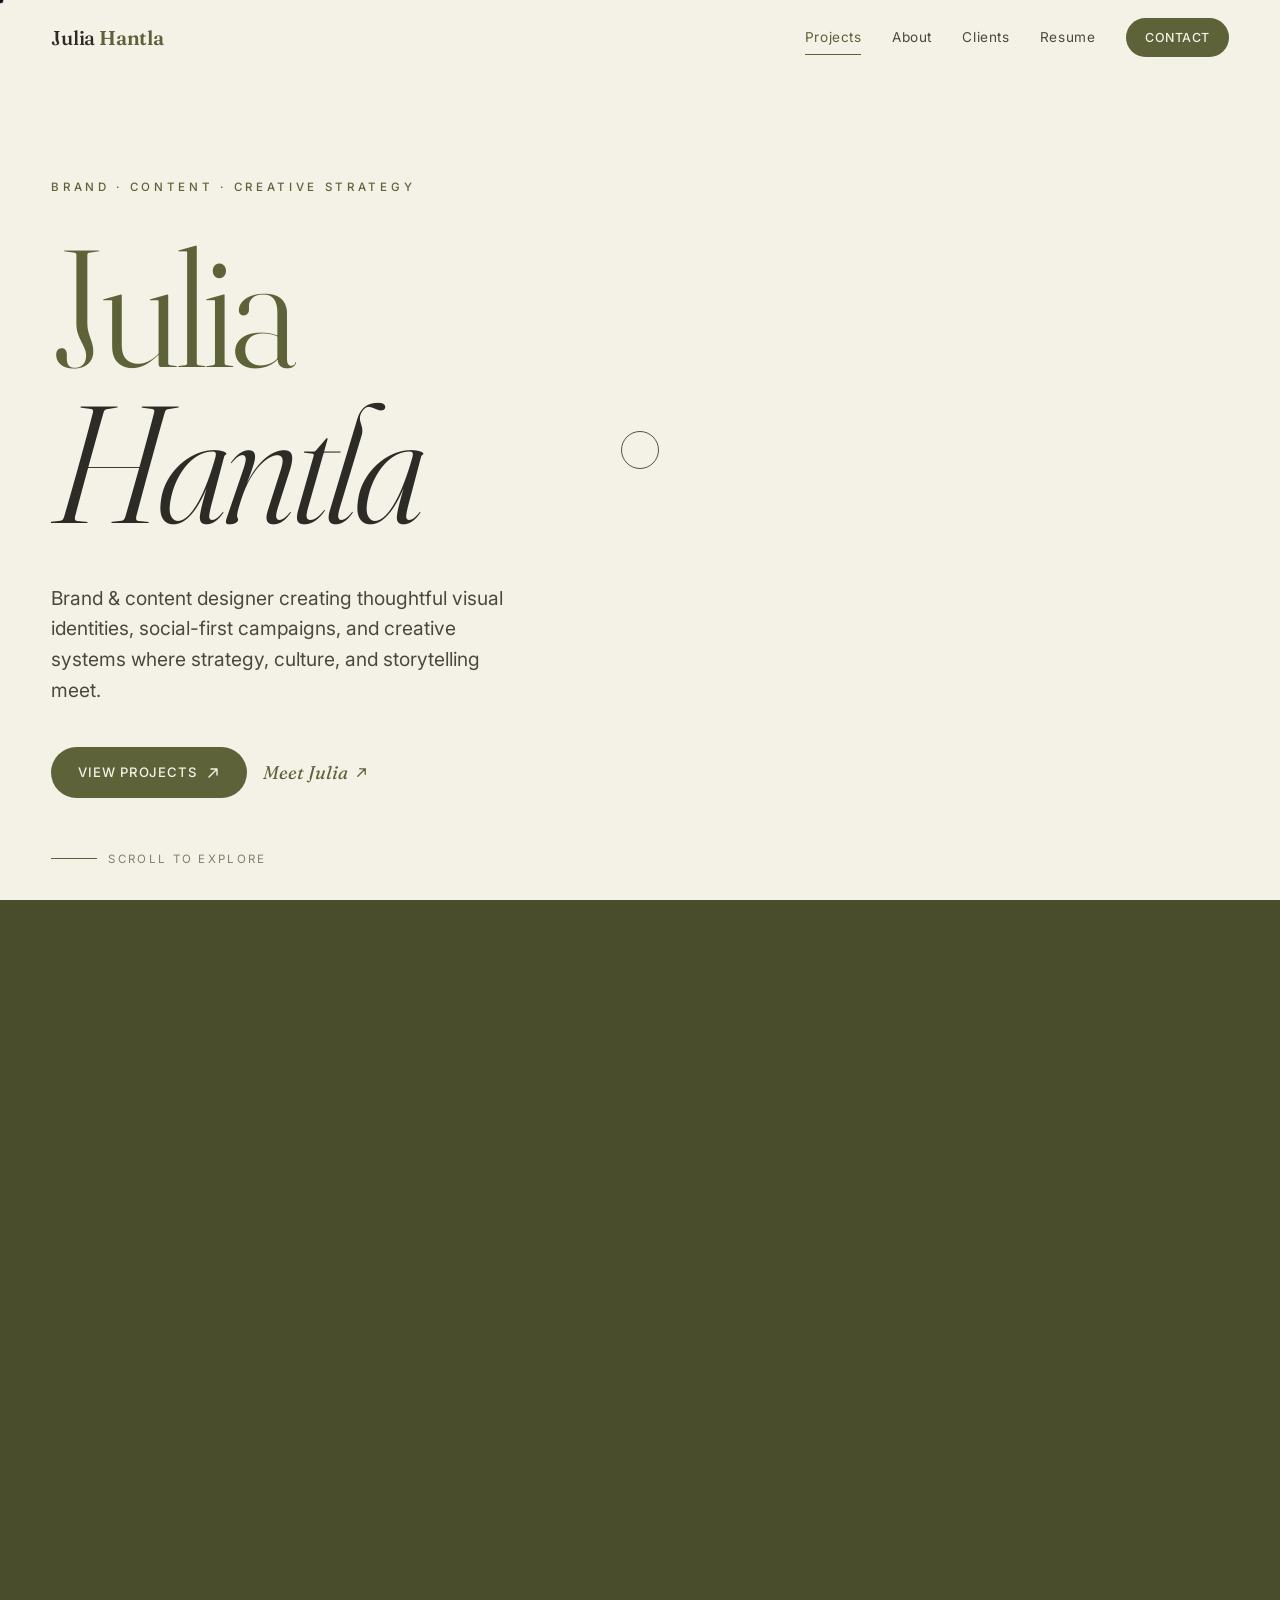
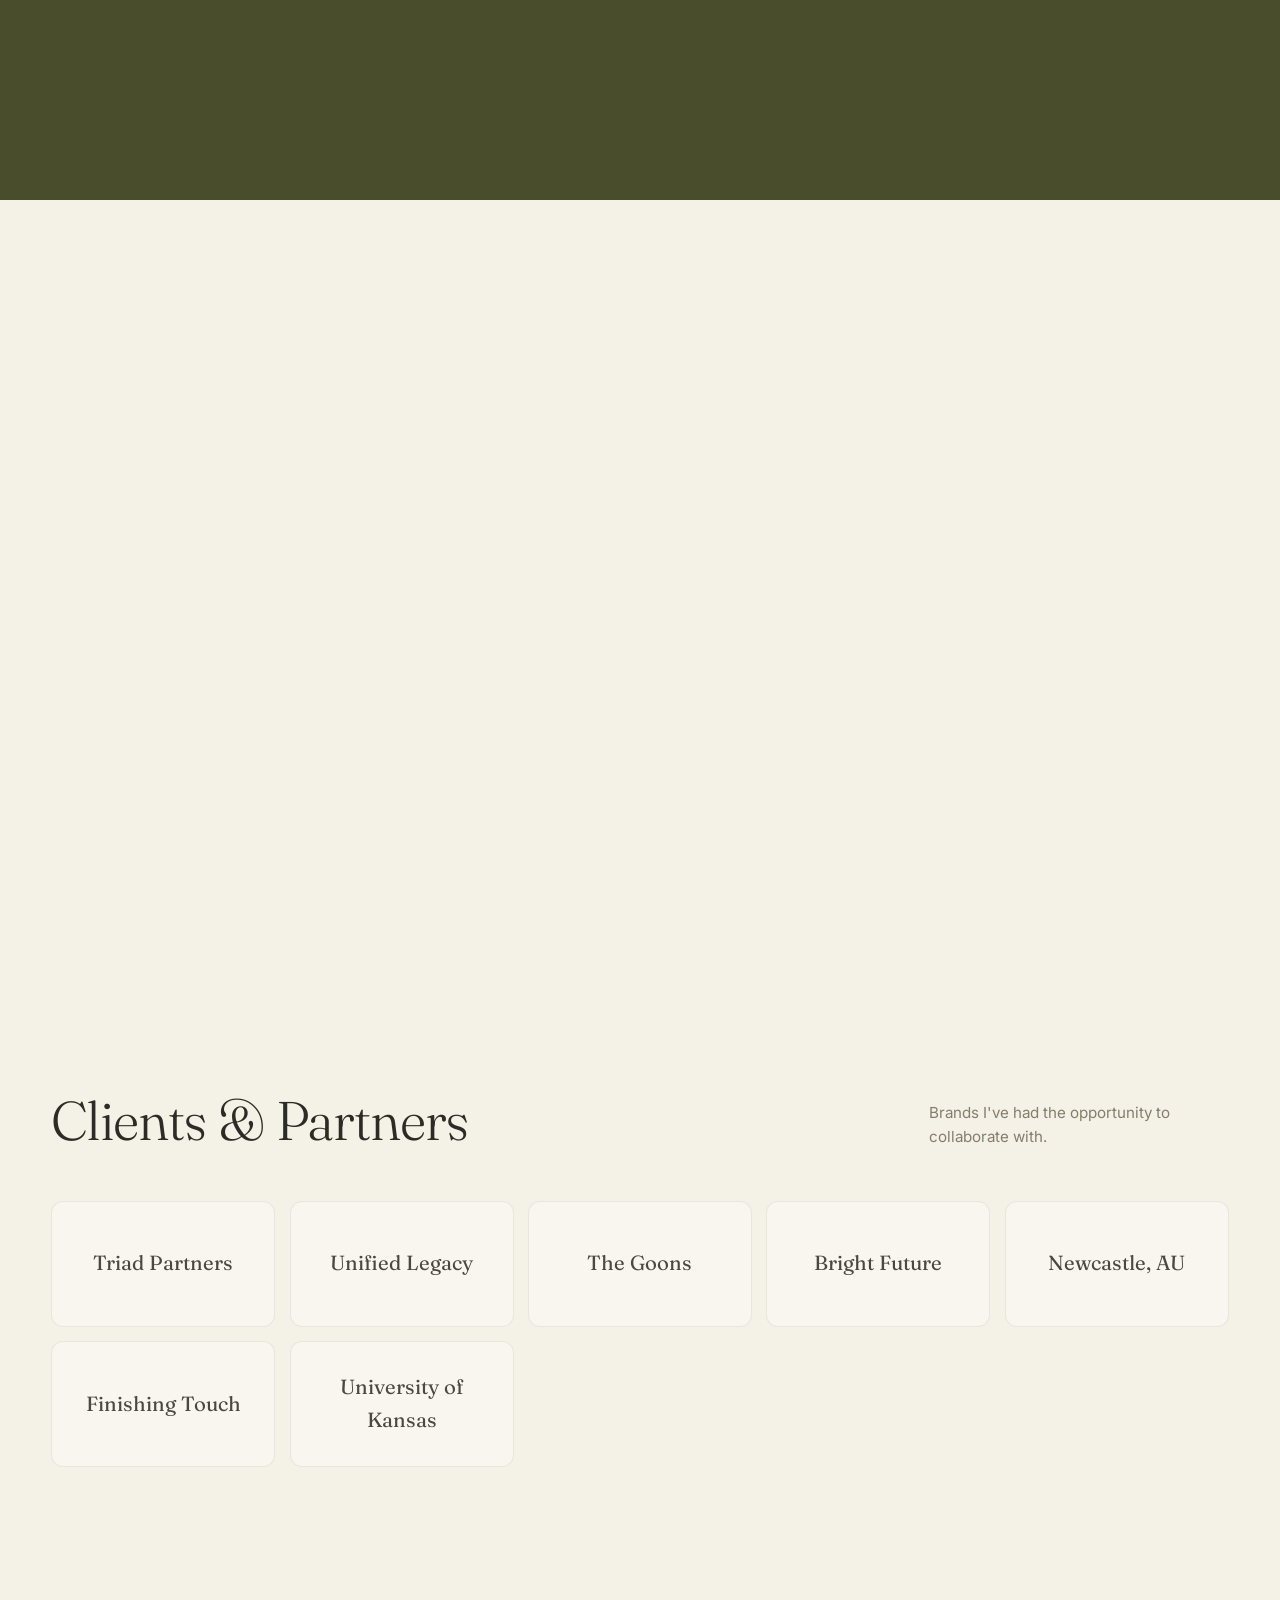
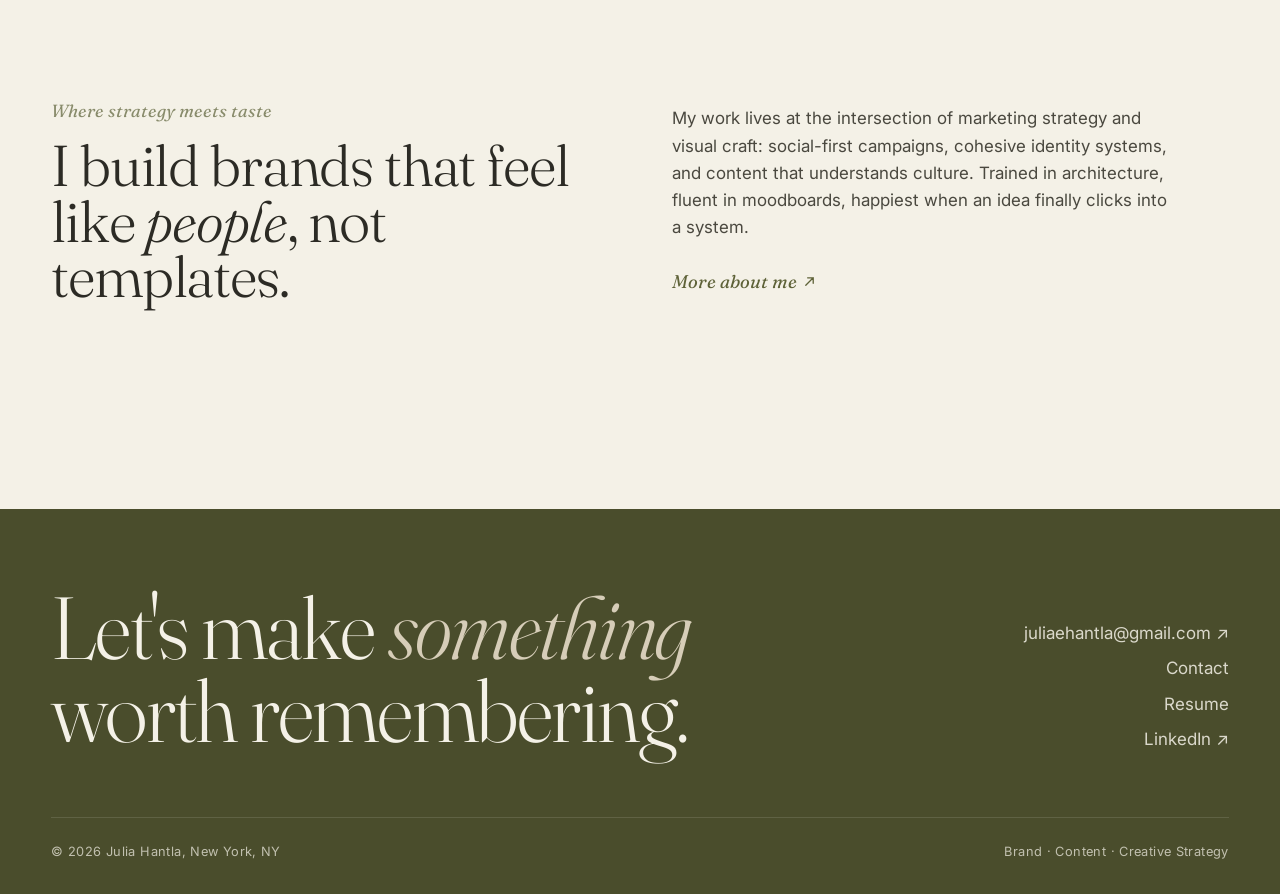
<file: index.html>
<!DOCTYPE html>
<html lang="en">
<head>
<meta charset="UTF-8">
<meta name="viewport" content="width=device-width, initial-scale=1.0">
<title>Julia Hantla · Brand · Content · Creative Strategy</title>
<meta name="description" content="Julia Hantla is a brand & content designer in New York creating thoughtful visual identities, social-first campaigns, and creative systems where strategy, culture, and storytelling meet.">
<link rel="preconnect" href="https://fonts.googleapis.com">
<link rel="preconnect" href="https://fonts.gstatic.com" crossorigin>
<link href="https://fonts.googleapis.com/css2?family=Fraunces:ital,opsz,wght@0,9..144,300..600;1,9..144,300..600&family=Inter:wght@400;500;600&display=swap" rel="stylesheet">
<link rel="stylesheet" href="assets/css/style.css">
</head>
<body>

<!-- NAV -->
<nav class="nav">
  <div class="nav__inner">
    <a href="index.html" class="nav__brand">Julia <b>Hantla</b></a>
    <div class="nav__links">
      <a href="index.html" class="nav__link is-current">Projects</a>
      <a href="about.html" class="nav__link">About</a>
      <a href="#clients" class="nav__link">Clients</a>
      <a href="Julia_Hantla_Resume.pdf" class="nav__link" target="_blank" rel="noopener">Resume</a>
      <a href="contact.html" class="nav__link nav__cta btn" data-magnetic="0.3"><span>Contact</span></a>
    </div>
    <button class="nav__burger" aria-label="Menu"><span></span><span></span><span></span></button>
  </div>
</nav>

<!-- MOBILE MENU -->
<div class="menu">
  <a href="index.html" class="menu__link">Projects</a>
  <a href="about.html" class="menu__link">About</a>
  <a href="#clients" class="menu__link">Clients</a>
  <a href="Julia_Hantla_Resume.pdf" class="menu__link" target="_blank" rel="noopener">Resume</a>
  <a href="contact.html" class="menu__link">Contact</a>
  <div class="menu__meta">
    <span>New York, NY</span><span>juliaehantla@gmail.com</span>
  </div>
</div>

<!-- HERO -->
<header class="hero wrap">
  <div class="hero__inner">
    <div class="hero__eyebrow eyebrow line-mask"><span>Brand · Content · Creative Strategy</span></div>
    <h1 class="hero__title">
      <span class="line-mask d1"><span>Julia</span></span>
      <span class="line-mask d2"><span><em>Hantla</em></span></span>
    </h1>
    <p class="hero__sub" data-reveal data-reveal-delay="3">
      Brand &amp; content designer creating thoughtful visual identities, social-first
      campaigns, and creative systems where strategy, culture, and storytelling meet.
    </p>
    <div class="hero__cta" data-reveal data-reveal-delay="4">
      <a href="#work" class="btn" data-magnetic="0.3"><span>View Projects</span>
        <svg width="14" height="14" viewBox="0 0 14 14" fill="none"><path d="M3 11L11 3M11 3H5M11 3V9" stroke="currentColor" stroke-width="1.4" stroke-linecap="round" stroke-linejoin="round"/></svg>
      </a>
      <a href="about.html" class="link-arrow">Meet Julia
        <svg width="13" height="13" viewBox="0 0 14 14" fill="none"><path d="M3 11L11 3M11 3H5M11 3V9" stroke="currentColor" stroke-width="1.4" stroke-linecap="round" stroke-linejoin="round"/></svg>
      </a>
    </div>
  </div>
  <div class="hero__scroll"><span class="ln"></span> Scroll to explore</div>
</header>

<!-- WORK / INTERACTIVE GRID -->
<section class="section wrap" id="work">
  <div class="grid-head">
    <h2 data-reveal>Selected Work</h2>
    <p data-reveal data-reveal-delay="1">Below, a variety of social media, brand identity, editorial, photography &amp; strategy. Click any tile to explore.</p>
  </div>

  <div class="tile-grid">

    <!-- 01 Intervals (featured) -->
    <a class="tile tile--project tile--feature" href="projects/intervals.html" data-reveal>
      <div class="tile__media"><img src="assets/img/projects/intervals101.tile.jpg" alt="Intervals photography and editorial" loading="lazy"></div>
      <span class="tile__open">
        <svg width="14" height="14" viewBox="0 0 14 14" fill="none"><path d="M3 11L11 3M11 3H5M11 3V9" stroke="currentColor" stroke-width="1.4" stroke-linecap="round" stroke-linejoin="round"/></svg>
      </span>
      <div class="tile__body">
        <span class="tile__index">01 / Photography &amp; Editorial</span>
        <h3 class="tile__title">Intervals</h3>
        <span class="tile__tag">Photography · Editorial · Motion</span>
      </div>
    </a>

    <!-- 02 Capstone (featured) -->
    <a class="tile tile--project tile--feature" href="projects/capstone.html" data-reveal data-reveal-delay="1">
      <div class="tile__media"><img src="assets/img/projects/capstone100.tile.jpg" alt="Capstone brand strategy" loading="lazy"></div>
      <span class="tile__open">
        <svg width="14" height="14" viewBox="0 0 14 14" fill="none"><path d="M3 11L11 3M11 3H5M11 3V9" stroke="currentColor" stroke-width="1.4" stroke-linecap="round" stroke-linejoin="round"/></svg>
      </span>
      <div class="tile__body">
        <span class="tile__index">02 / Strategy</span>
        <h3 class="tile__title">Capstone</h3>
        <span class="tile__tag">Brand Strategy · Research</span>
      </div>
    </a>

    <!-- note: crochet -->
    <article class="tile tile--note note--olive" data-reveal>
      <div class="note__inner">
        <span class="note__icon"><svg viewBox="0 0 24 24" fill="none" stroke="currentColor" stroke-width="1.4" stroke-linecap="round" stroke-linejoin="round"><circle cx="12" cy="12" r="8.5"/><path d="M5.5 9.5c4 1.5 8 4 10 9M9.5 4c.5 4.5 1.5 9 5.5 12.5M15.5 4.2c-1.5 4-4.5 7-10 8.3"/></svg></span>
        <div class="note__k">Off the clock</div>
        <p class="note__t">I can crochet almost anything.</p>
      </div>
    </article>

    <!-- 03 The Goons -->
    <a class="tile tile--project" href="projects/goons.html" data-reveal data-reveal-delay="1">
      <div class="tile__media"><img src="assets/img/projects/GOONS.Live.Poster.jpg" alt="The Goons live poster" loading="lazy"></div>
      <span class="tile__open">
        <svg width="14" height="14" viewBox="0 0 14 14" fill="none"><path d="M3 11L11 3M11 3H5M11 3V9" stroke="currentColor" stroke-width="1.4" stroke-linecap="round" stroke-linejoin="round"/></svg>
      </span>
      <div class="tile__body">
        <span class="tile__index">03 / Brand Identity</span>
        <h3 class="tile__title">The Goons</h3>
        <span class="tile__tag">Identity · Merch · Motion</span>
      </div>
    </a>

    <!-- note: australia -->
    <article class="tile tile--note note--slate" data-reveal data-reveal-delay="1">
      <div class="note__inner">
        <span class="note__icon"><svg viewBox="0 0 24 24" fill="none" stroke="currentColor" stroke-width="1.4" stroke-linecap="round" stroke-linejoin="round"><circle cx="12" cy="12" r="8.5"/><path d="M3.5 12h17M12 3.5c2.8 2.6 2.8 14.4 0 17M12 3.5c-2.8 2.6-2.8 14.4 0 17"/></svg></span>
        <div class="note__k">Once upon a time</div>
        <p class="note__t">Lived in Australia.</p>
      </div>
    </article>

    <!-- note: architecture -->
    <article class="tile tile--note note--taupe" data-reveal data-reveal-delay="2">
      <div class="note__inner">
        <span class="note__icon"><svg viewBox="0 0 24 24" fill="none" stroke="currentColor" stroke-width="1.4" stroke-linecap="round" stroke-linejoin="round"><path d="M4 20L20 20L4 6Z"/><path d="M8.5 20v-2.5M12 20v-4"/></svg></span>
        <div class="note__k">Plot twist</div>
        <p class="note__t">Studied architecture before marketing.</p>
      </div>
    </article>

    <!-- 04 Bright Future -->
    <a class="tile tile--project" href="projects/bright-future.html" data-reveal>
      <div class="tile__media"><img src="assets/img/projects/BF.Cover.jpg" alt="Bright Future Technology editorial" loading="lazy" style="object-position:center top"></div>
      <span class="tile__open">
        <svg width="14" height="14" viewBox="0 0 14 14" fill="none"><path d="M3 11L11 3M11 3H5M11 3V9" stroke="currentColor" stroke-width="1.4" stroke-linecap="round" stroke-linejoin="round"/></svg>
      </span>
      <div class="tile__body">
        <span class="tile__index">04 / Editorial</span>
        <h3 class="tile__title">Bright Future</h3>
        <span class="tile__tag">Editorial · Layout · Motion</span>
      </div>
    </a>

    <!-- note: vibe coding -->
    <article class="tile tile--note note--sage" data-reveal data-reveal-delay="1">
      <div class="note__inner">
        <span class="note__icon"><svg viewBox="0 0 24 24" fill="none" stroke="currentColor" stroke-width="1.4" stroke-linecap="round" stroke-linejoin="round"><path d="M9 8l-4 4 4 4M15 8l4 4-4 4M13.5 5.5l-3 13"/></svg></span>
        <div class="note__k">Currently</div>
        <p class="note__t">Obsessed with vibe coding.</p>
      </div>
    </article>

    <!-- 05 Unified Legacy -->
    <a class="tile tile--project" href="projects/unified-legacy.html" data-reveal>
      <div class="tile__media"><img src="assets/img/projects/ula100.tile.jpg" alt="Unified Legacy Advisors brand identity" loading="lazy"></div>
      <span class="tile__open">
        <svg width="14" height="14" viewBox="0 0 14 14" fill="none"><path d="M3 11L11 3M11 3H5M11 3V9" stroke="currentColor" stroke-width="1.4" stroke-linecap="round" stroke-linejoin="round"/></svg>
      </span>
      <div class="tile__body">
        <span class="tile__index">05 / Brand Identity</span>
        <h3 class="tile__title">Unified Legacy</h3>
        <span class="tile__tag">Identity · Motion · System</span>
      </div>
    </a>

    <!-- note: moodboard -->
    <article class="tile tile--note note--olive" data-reveal data-reveal-delay="1">
      <div class="note__inner">
        <span class="note__icon"><svg viewBox="0 0 24 24" fill="none" stroke="currentColor" stroke-width="1.4" stroke-linecap="round" stroke-linejoin="round"><rect x="3.5" y="3.5" width="7" height="7" rx="1"/><rect x="13.5" y="3.5" width="7" height="7" rx="1"/><rect x="3.5" y="13.5" width="7" height="7" rx="1"/><rect x="13.5" y="13.5" width="7" height="7" rx="1"/></svg></span>
        <div class="note__k">Self-appointed</div>
        <p class="note__t">Professional moodboard enthusiast.</p>
      </div>
    </article>

    <!-- note: interiors -->
    <article class="tile tile--note note--slate" data-reveal data-reveal-delay="2">
      <div class="note__inner">
        <span class="note__icon"><svg viewBox="0 0 24 24" fill="none" stroke="currentColor" stroke-width="1.4" stroke-linecap="round" stroke-linejoin="round"><path d="M9 3.5h6l1.8 6.5H7.2zM12 10v8M7.5 18h9"/></svg></span>
        <div class="note__k">Love language</div>
        <p class="note__t">Interior design, always.</p>
      </div>
    </article>

    <!-- note: pinterest -->
    <article class="tile tile--note note--taupe" data-reveal data-reveal-delay="1">
      <div class="note__inner">
        <span class="note__icon"><svg viewBox="0 0 24 24" fill="none" stroke="currentColor" stroke-width="1.4" stroke-linecap="round" stroke-linejoin="round"><path d="M12 21s6.5-6 6.5-10.5a6.5 6.5 0 1 0-13 0C5.5 15 12 21 12 21Z"/><circle cx="12" cy="10.5" r="2.5"/></svg></span>
        <div class="note__k">Lately</div>
        <p class="note__t">Down a Pinterest rabbit hole.</p>
      </div>
    </article>

    <!-- note: photographs everything -->
    <article class="tile tile--note note--sage" data-reveal data-reveal-delay="2">
      <div class="note__inner">
        <span class="note__icon"><svg viewBox="0 0 24 24" fill="none" stroke="currentColor" stroke-width="1.4" stroke-linecap="round" stroke-linejoin="round"><rect x="3" y="7" width="18" height="13" rx="2"/><path d="M8.5 7l1.4-2.5h4.2L15.5 7"/><circle cx="12" cy="13.5" r="3.4"/></svg></span>
        <div class="note__k">Always</div>
        <p class="note__t">Photographing everything.</p>
      </div>
    </article>

  </div>
</section>

<!-- CLIENTS -->
<section class="section wrap" id="clients">
  <div class="grid-head">
    <h2 data-reveal>Clients &amp; Partners</h2>
    <p data-reveal data-reveal-delay="1">Brands I've had the opportunity to collaborate with.</p>
  </div>
  <div class="client-grid" data-reveal>
    <div class="client"><span class="client__cat">Brand Strategy</span><span class="client__name">Triad Partners</span></div>
    <div class="client"><span class="client__cat">Wealth · Identity</span><span class="client__name">Unified Legacy</span></div>
    <div class="client"><span class="client__cat">Music · Culture</span><span class="client__name">The Goons</span></div>
    <div class="client"><span class="client__cat">Editorial</span><span class="client__name">Bright Future</span></div>
    <div class="client"><span class="client__cat">University</span><span class="client__name">Newcastle, AU</span></div>
    <div class="client"><span class="client__cat">Retail · Interiors</span><span class="client__name">Finishing Touch</span></div>
    <div class="client"><span class="client__cat">Education</span><span class="client__name">University of Kansas</span></div>
  </div>
</section>

<!-- INVITE STRIP -->
<section class="section wrap" data-reveal>
  <div class="split">
    <div>
      <p class="kicker">Where strategy meets taste</p>
      <h2 class="display" style="font-size:clamp(2rem,5vw,3.6rem)">I build brands that feel like <em>people</em>, not templates.</h2>
    </div>
    <div>
      <p class="lede">My work lives at the intersection of marketing strategy and visual craft:
        social-first campaigns, cohesive identity systems, and content that understands culture.
        Trained in architecture, fluent in moodboards, happiest when an idea finally clicks into a system.</p>
      <p style="margin-top:1.6rem"><a href="about.html" class="link-arrow">More about me
        <svg width="13" height="13" viewBox="0 0 14 14" fill="none"><path d="M3 11L11 3M11 3H5M11 3V9" stroke="currentColor" stroke-width="1.4" stroke-linecap="round" stroke-linejoin="round"/></svg>
      </a></p>
    </div>
  </div>
</section>

<!-- FOOTER -->
<footer class="footer">
  <div class="wrap">
    <div class="footer__top">
      <div class="footer__big">Let's make <em>something</em><br>worth remembering.</div>
      <div class="footer__links">
        <a href="mailto:juliaehantla@gmail.com">juliaehantla@gmail.com ↗</a>
        <a href="contact.html">Contact</a>
        <a href="Julia_Hantla_Resume.pdf" target="_blank" rel="noopener">Resume</a>
        <a href="#" target="_blank" rel="noopener">LinkedIn ↗</a>
      </div>
    </div>
    <div class="footer__bot">
      <span>© <span data-year></span> Julia Hantla, New York, NY</span>
      <span>Brand · Content · Creative Strategy</span>
    </div>
  </div>
</footer>

<script src="assets/js/main.js"></script>
</body>
</html>
</file>
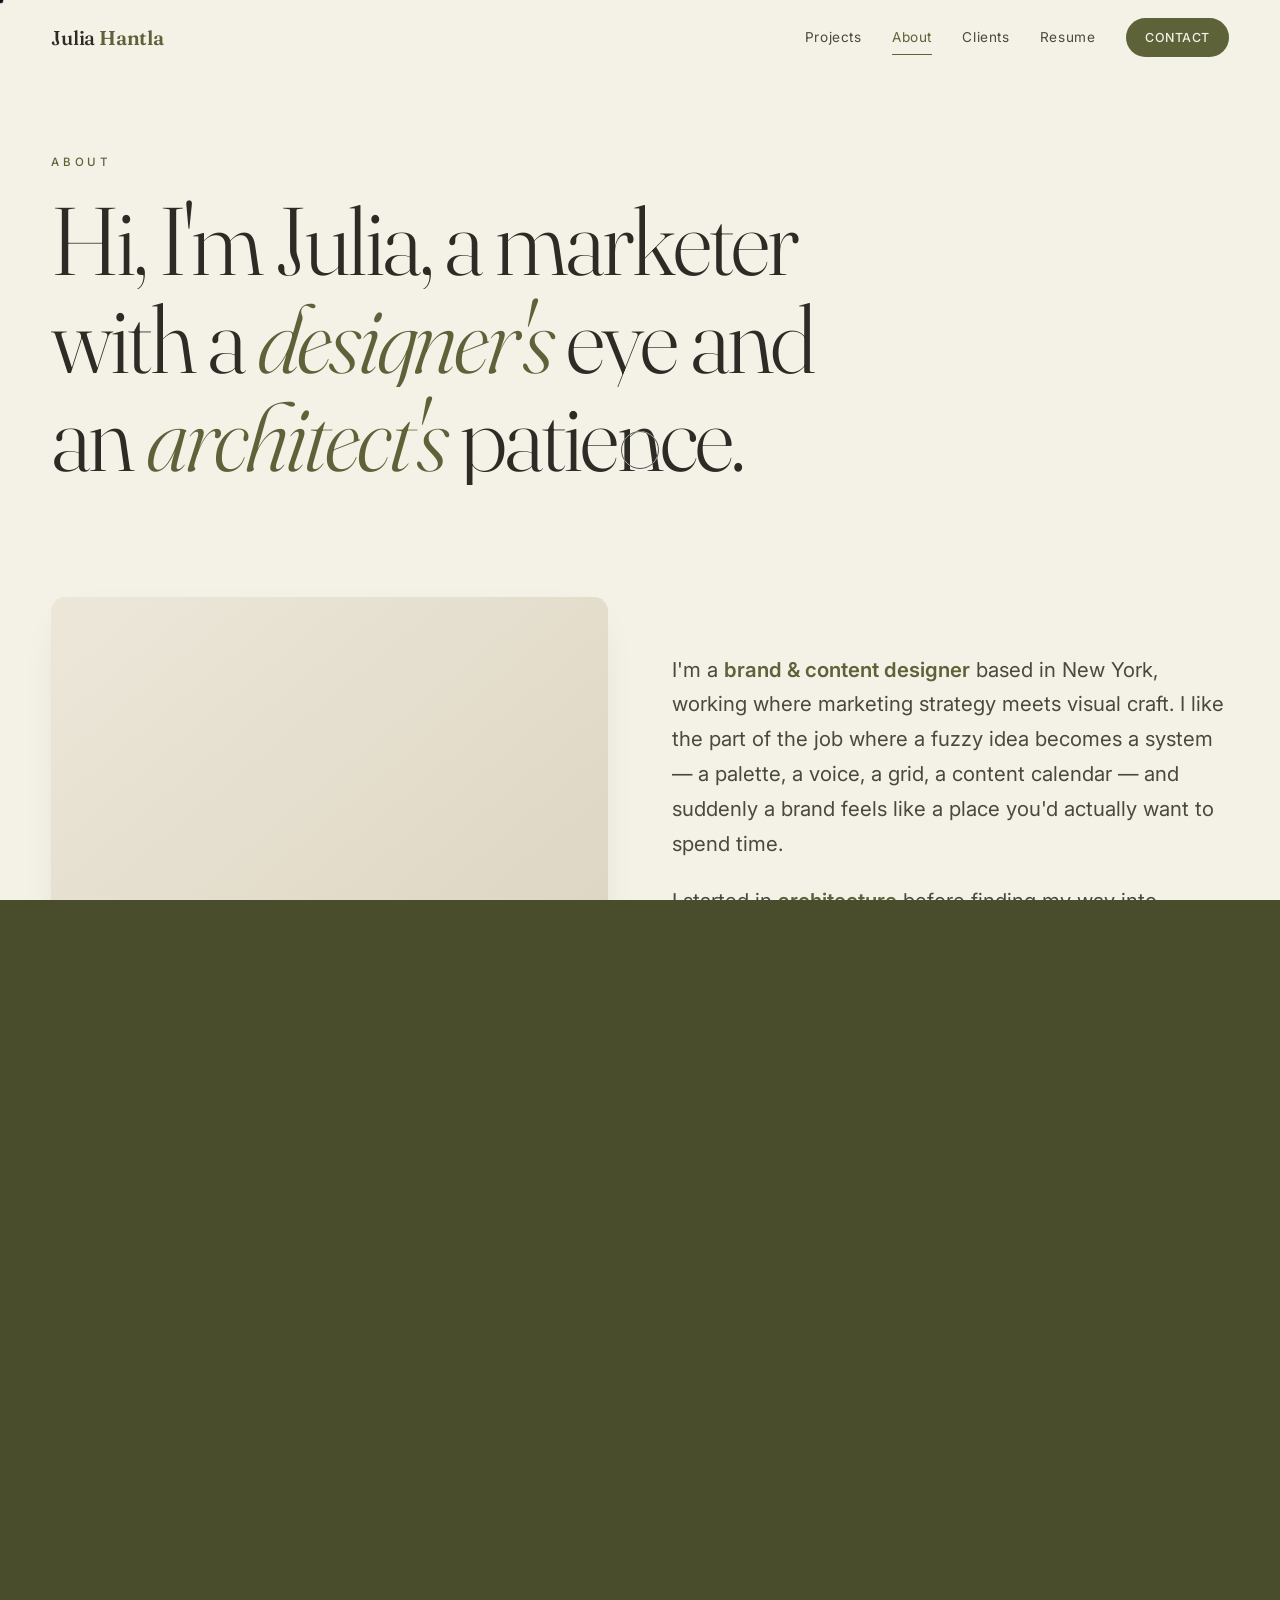
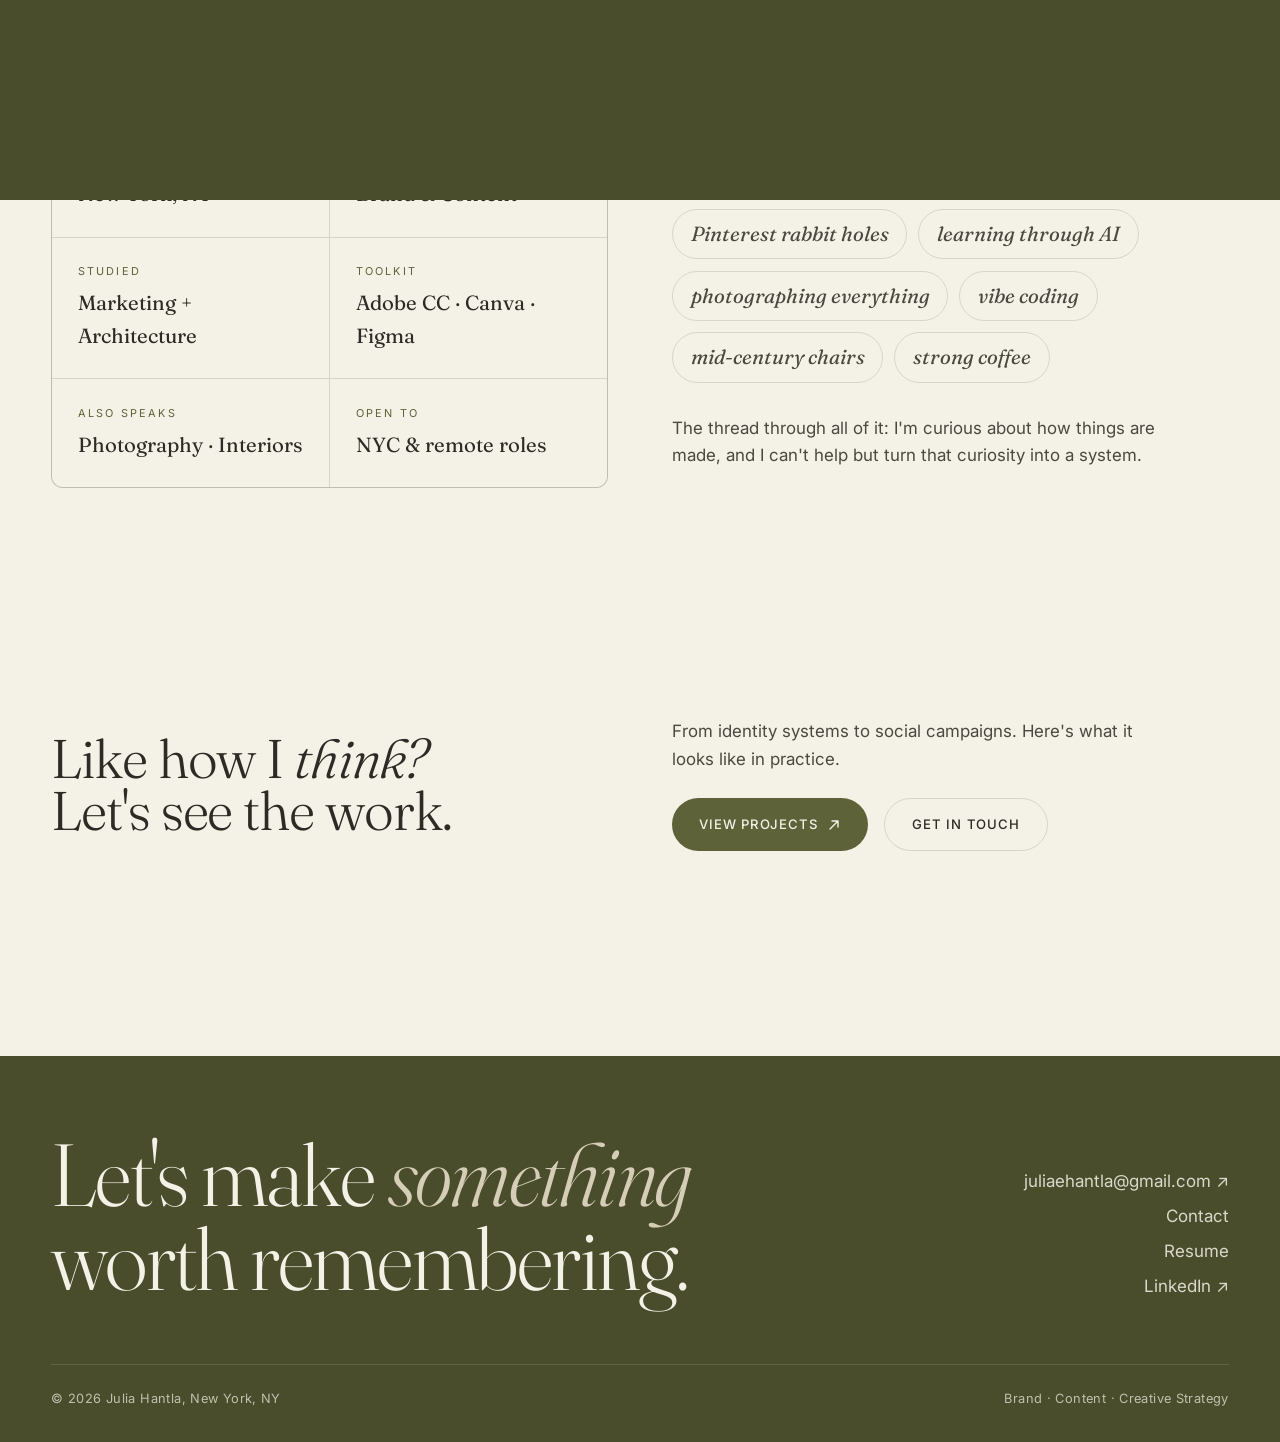
<file: about.html>
<!DOCTYPE html>
<html lang="en">
<head>
<meta charset="UTF-8">
<meta name="viewport" content="width=device-width, initial-scale=1.0">
<title>About · Julia Hantla</title>
<meta name="description" content="Marketing strategist and brand & content designer with roots in architecture, a love of interiors, and an eye for culture.">
<link rel="preconnect" href="https://fonts.googleapis.com">
<link rel="preconnect" href="https://fonts.gstatic.com" crossorigin>
<link href="https://fonts.googleapis.com/css2?family=Fraunces:ital,opsz,wght@0,9..144,300..600;1,9..144,300..600&family=Inter:wght@400;500;600&display=swap" rel="stylesheet">
<link rel="stylesheet" href="assets/css/style.css">
</head>
<body>

<nav class="nav">
  <div class="nav__inner">
    <a href="index.html" class="nav__brand">Julia <b>Hantla</b></a>
    <div class="nav__links">
      <a href="index.html" class="nav__link">Projects</a>
      <a href="about.html" class="nav__link is-current">About</a>
      <a href="index.html#clients" class="nav__link">Clients</a>
      <a href="Julia_Hantla_Resume.pdf" class="nav__link" target="_blank" rel="noopener">Resume</a>
      <a href="contact.html" class="nav__link nav__cta btn" data-magnetic="0.3"><span>Contact</span></a>
    </div>
    <button class="nav__burger" aria-label="Menu"><span></span><span></span><span></span></button>
  </div>
</nav>
<div class="menu">
  <a href="index.html" class="menu__link">Projects</a>
  <a href="about.html" class="menu__link">About</a>
  <a href="index.html#clients" class="menu__link">Clients</a>
  <a href="Julia_Hantla_Resume.pdf" class="menu__link" target="_blank" rel="noopener">Resume</a>
  <a href="contact.html" class="menu__link">Contact</a>
  <div class="menu__meta"><span>New York, NY</span><span>juliaehantla@gmail.com</span></div>
</div>

<!-- ABOUT HERO -->
<header class="about-hero wrap">
  <p class="eyebrow line-mask"><span>About</span></p>
  <h1 style="margin-top:1.2rem">
    <span class="line-mask d1"><span>Hi, I'm Julia, a marketer</span></span>
    <span class="line-mask d2"><span>with a <em>designer's</em> eye and</span></span>
    <span class="line-mask d3"><span>an <em>architect's</em> patience.</span></span>
  </h1>
</header>

<section class="section wrap">
  <div class="split">
    <div class="about-portrait" data-reveal data-parallax="0.05">
      <div class="ph">
        <span class="serif">Portrait</span>
        placeholder
      </div>
    </div>
    <div class="about-story" data-reveal data-reveal-delay="1">
      <p>I'm a <strong>brand &amp; content designer</strong> based in New York, working where
        marketing strategy meets visual craft. I like the part of the job where a fuzzy idea
        becomes a system — a palette, a voice, a grid, a content calendar — and suddenly a brand
        feels like a place you'd actually want to spend time.</p>
      <p>I started in <strong>architecture</strong> before finding my way into marketing, and that
        training never really left. I think in structure and proportion, but I lead with culture,
        story, and taste. I've shaped <strong>brand identities</strong>, built
        <strong>social-first campaigns</strong>, art-directed <strong>photography</strong>, and
        sweated the details on everything from decks to merch.</p>
      <p>Somewhere in there I <strong>lived in Australia</strong>, fell hard for
        <strong>interiors</strong>, and developed a slightly unreasonable relationship with
        <strong>moodboards</strong>. I'm curious, collaborative, and at my best
        when there's a team, a deadline, and a brand looking to raise the bar.</p>
    </div>
  </div>
</section>

<!-- MARQUEE -->
<div class="marquee" data-reveal>
  <div class="marquee__track">
    <span>Brand Identity <em class="dot">·</em> Content Design <em class="dot">·</em> Creative Strategy <em class="dot">·</em> Social Campaigns <em class="dot">·</em> Art Direction <em class="dot">·</em> Photography <em class="dot">·</em></span>
    <span>Brand Identity <em class="dot">·</em> Content Design <em class="dot">·</em> Creative Strategy <em class="dot">·</em> Social Campaigns <em class="dot">·</em> Art Direction <em class="dot">·</em> Photography <em class="dot">·</em></span>
  </div>
</div>

<!-- FACTS + CURRENTLY INTO -->
<section class="section wrap">
  <div class="split">
    <div data-reveal>
      <p class="kicker">A few facts</p>
      <div class="facts">
        <div class="fact"><div class="k">Based in</div><div class="v">New York, NY</div></div>
        <div class="fact"><div class="k">Focus</div><div class="v">Brand &amp; Content</div></div>
        <div class="fact"><div class="k">Studied</div><div class="v">Marketing + Architecture</div></div>
        <div class="fact"><div class="k">Toolkit</div><div class="v">Adobe CC · Canva · Figma</div></div>
        <div class="fact"><div class="k">Also speaks</div><div class="v">Photography · Interiors</div></div>
        <div class="fact"><div class="k">Open to</div><div class="v">NYC &amp; remote roles</div></div>
      </div>
    </div>
    <div data-reveal data-reveal-delay="1">
      <p class="kicker">Currently into</p>
      <ul class="into-list">
        <li>crocheting odd objects</li>
        <li>collecting interiors</li>
        <li>Pinterest rabbit holes</li>
        <li>learning through AI</li>
        <li>photographing everything</li>
        <li>vibe coding</li>
        <li>mid-century chairs</li>
        <li>strong coffee</li>
      </ul>
      <p style="margin-top:2rem" class="lede">The thread through all of it: I'm curious about how things are
        made, and I can't help but turn that curiosity into a system.</p>
    </div>
  </div>
</section>

<!-- CTA -->
<section class="section wrap" data-reveal>
  <div class="split" style="align-items:center">
    <h2 class="display" style="font-size:clamp(2rem,5vw,3.4rem)">Like how I <em>think?</em><br>Let's see the work.</h2>
    <div>
      <p class="lede">From identity systems to social campaigns. Here's what it looks like in practice.</p>
      <div style="margin-top:1.6rem;display:flex;gap:1rem;flex-wrap:wrap">
        <a href="index.html" class="btn" data-magnetic="0.3"><span>View Projects</span>
          <svg width="14" height="14" viewBox="0 0 14 14" fill="none"><path d="M3 11L11 3M11 3H5M11 3V9" stroke="currentColor" stroke-width="1.4" stroke-linecap="round" stroke-linejoin="round"/></svg>
        </a>
        <a href="contact.html" class="btn btn--ghost" data-magnetic="0.3"><span>Get in touch</span></a>
      </div>
    </div>
  </div>
</section>

<footer class="footer">
  <div class="wrap">
    <div class="footer__top">
      <div class="footer__big">Let's make <em>something</em><br>worth remembering.</div>
      <div class="footer__links">
        <a href="mailto:juliaehantla@gmail.com">juliaehantla@gmail.com ↗</a>
        <a href="contact.html">Contact</a>
        <a href="Julia_Hantla_Resume.pdf" target="_blank" rel="noopener">Resume</a>
        <a href="#" target="_blank" rel="noopener">LinkedIn ↗</a>
      </div>
    </div>
    <div class="footer__bot">
      <span>© <span data-year></span> Julia Hantla, New York, NY</span>
      <span>Brand · Content · Creative Strategy</span>
    </div>
  </div>
</footer>

<script src="assets/js/main.js"></script>
</body>
</html>
</file>
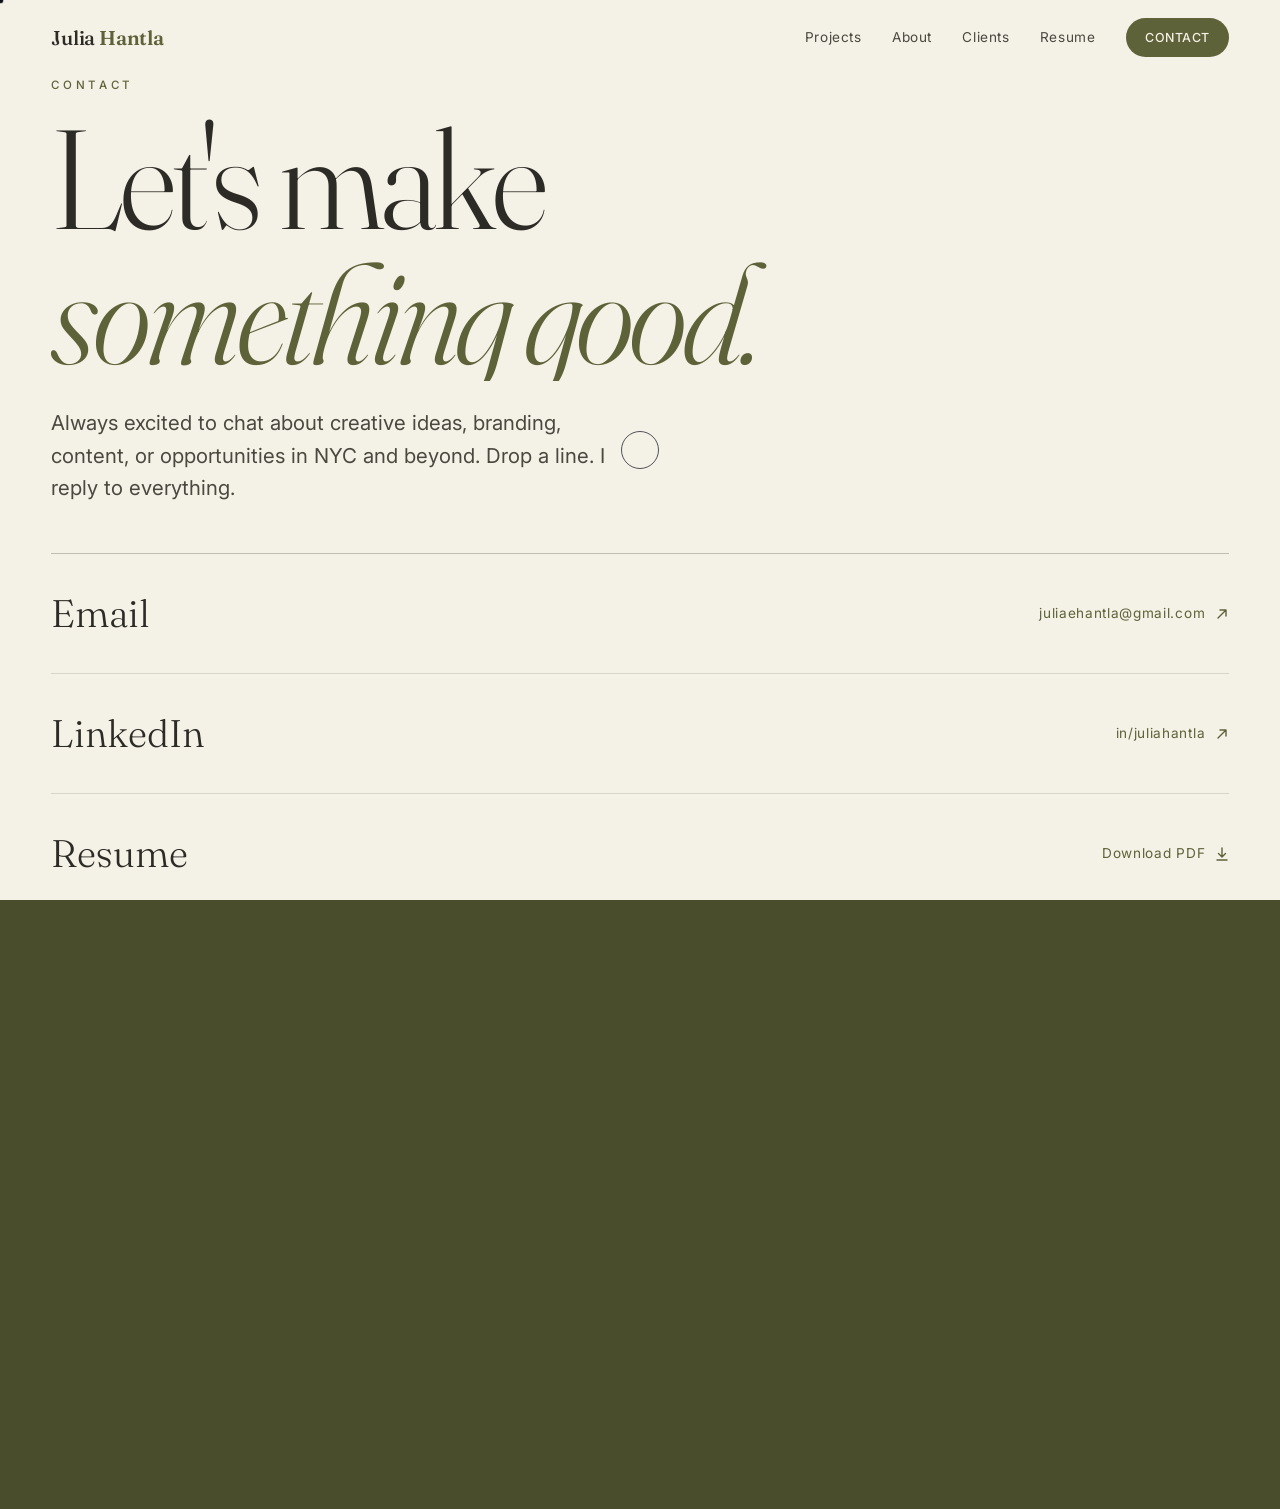
<file: contact.html>
<!DOCTYPE html>
<html lang="en">
<head>
<meta charset="UTF-8">
<meta name="viewport" content="width=device-width, initial-scale=1.0">
<title>Contact · Julia Hantla</title>
<meta name="description" content="Get in touch with Julia Hantla about creative ideas, branding, content, or opportunities in NYC and beyond.">
<link rel="preconnect" href="https://fonts.googleapis.com">
<link rel="preconnect" href="https://fonts.gstatic.com" crossorigin>
<link href="https://fonts.googleapis.com/css2?family=Fraunces:ital,opsz,wght@0,9..144,300..600;1,9..144,300..600&family=Inter:wght@400;500;600&display=swap" rel="stylesheet">
<link rel="stylesheet" href="assets/css/style.css">
</head>
<body>

<nav class="nav">
  <div class="nav__inner">
    <a href="index.html" class="nav__brand">Julia <b>Hantla</b></a>
    <div class="nav__links">
      <a href="index.html" class="nav__link">Projects</a>
      <a href="about.html" class="nav__link">About</a>
      <a href="index.html#clients" class="nav__link">Clients</a>
      <a href="Julia_Hantla_Resume.pdf" class="nav__link" target="_blank" rel="noopener">Resume</a>
      <a href="contact.html" class="nav__link nav__cta btn" data-magnetic="0.3"><span>Contact</span></a>
    </div>
    <button class="nav__burger" aria-label="Menu"><span></span><span></span><span></span></button>
  </div>
</nav>
<div class="menu">
  <a href="index.html" class="menu__link">Projects</a>
  <a href="about.html" class="menu__link">About</a>
  <a href="index.html#clients" class="menu__link">Clients</a>
  <a href="Julia_Hantla_Resume.pdf" class="menu__link" target="_blank" rel="noopener">Resume</a>
  <a href="contact.html" class="menu__link">Contact</a>
  <div class="menu__meta"><span>New York, NY</span><span>juliaehantla@gmail.com</span></div>
</div>

<header class="contact-hero wrap">
  <div style="width:100%">
    <p class="eyebrow line-mask"><span>Contact</span></p>
    <h1 style="margin-top:1rem">
      <span class="line-mask d1"><span>Let's make</span></span>
      <span class="line-mask d2"><span><em>something good.</em></span></span>
    </h1>
    <p class="contact-note" data-reveal data-reveal-delay="2">
      Always excited to chat about creative ideas, branding, content, or opportunities in
      NYC and beyond. Drop a line. I reply to everything.
    </p>

    <div class="contact-links" data-reveal data-reveal-delay="3">
      <a class="contact-link" href="mailto:juliaehantla@gmail.com">
        <span class="l">Email</span>
        <span class="r">juliaehantla@gmail.com
          <svg width="14" height="14" viewBox="0 0 14 14" fill="none"><path d="M3 11L11 3M11 3H5M11 3V9" stroke="currentColor" stroke-width="1.4" stroke-linecap="round" stroke-linejoin="round"/></svg>
        </span>
      </a>
      <a class="contact-link" href="#" target="_blank" rel="noopener">
        <span class="l">LinkedIn</span>
        <span class="r">in/juliahantla
          <svg width="14" height="14" viewBox="0 0 14 14" fill="none"><path d="M3 11L11 3M11 3H5M11 3V9" stroke="currentColor" stroke-width="1.4" stroke-linecap="round" stroke-linejoin="round"/></svg>
        </span>
      </a>
      <a class="contact-link" href="Julia_Hantla_Resume.pdf" target="_blank" rel="noopener">
        <span class="l">Resume</span>
        <span class="r">Download PDF
          <svg width="14" height="14" viewBox="0 0 14 14" fill="none"><path d="M7 1v9m0 0L3.5 6.5M7 10l3.5-3.5M2 13h10" stroke="currentColor" stroke-width="1.4" stroke-linecap="round" stroke-linejoin="round"/></svg>
        </span>
      </a>
      <a class="contact-link" href="tel:+12175561977">
        <span class="l">Phone</span>
        <span class="r">+1 (217) 556-1977
          <svg width="14" height="14" viewBox="0 0 14 14" fill="none"><path d="M3 11L11 3M11 3H5M11 3V9" stroke="currentColor" stroke-width="1.4" stroke-linecap="round" stroke-linejoin="round"/></svg>
        </span>
      </a>
    </div>
  </div>
</header>

<footer class="footer">
  <div class="wrap">
    <div class="footer__top">
      <div class="footer__big">New York, NY<br><em>& wherever good work is.</em></div>
      <div class="footer__links">
        <a href="index.html">Projects</a>
        <a href="about.html">About</a>
        <a href="index.html#clients">Clients</a>
        <a href="Julia_Hantla_Resume.pdf" target="_blank" rel="noopener">Resume</a>
      </div>
    </div>
    <div class="footer__bot">
      <span>© <span data-year></span> Julia Hantla, New York, NY</span>
      <span>Brand · Content · Creative Strategy</span>
    </div>
  </div>
</footer>

<script src="assets/js/main.js"></script>
</body>
</html>
</file>
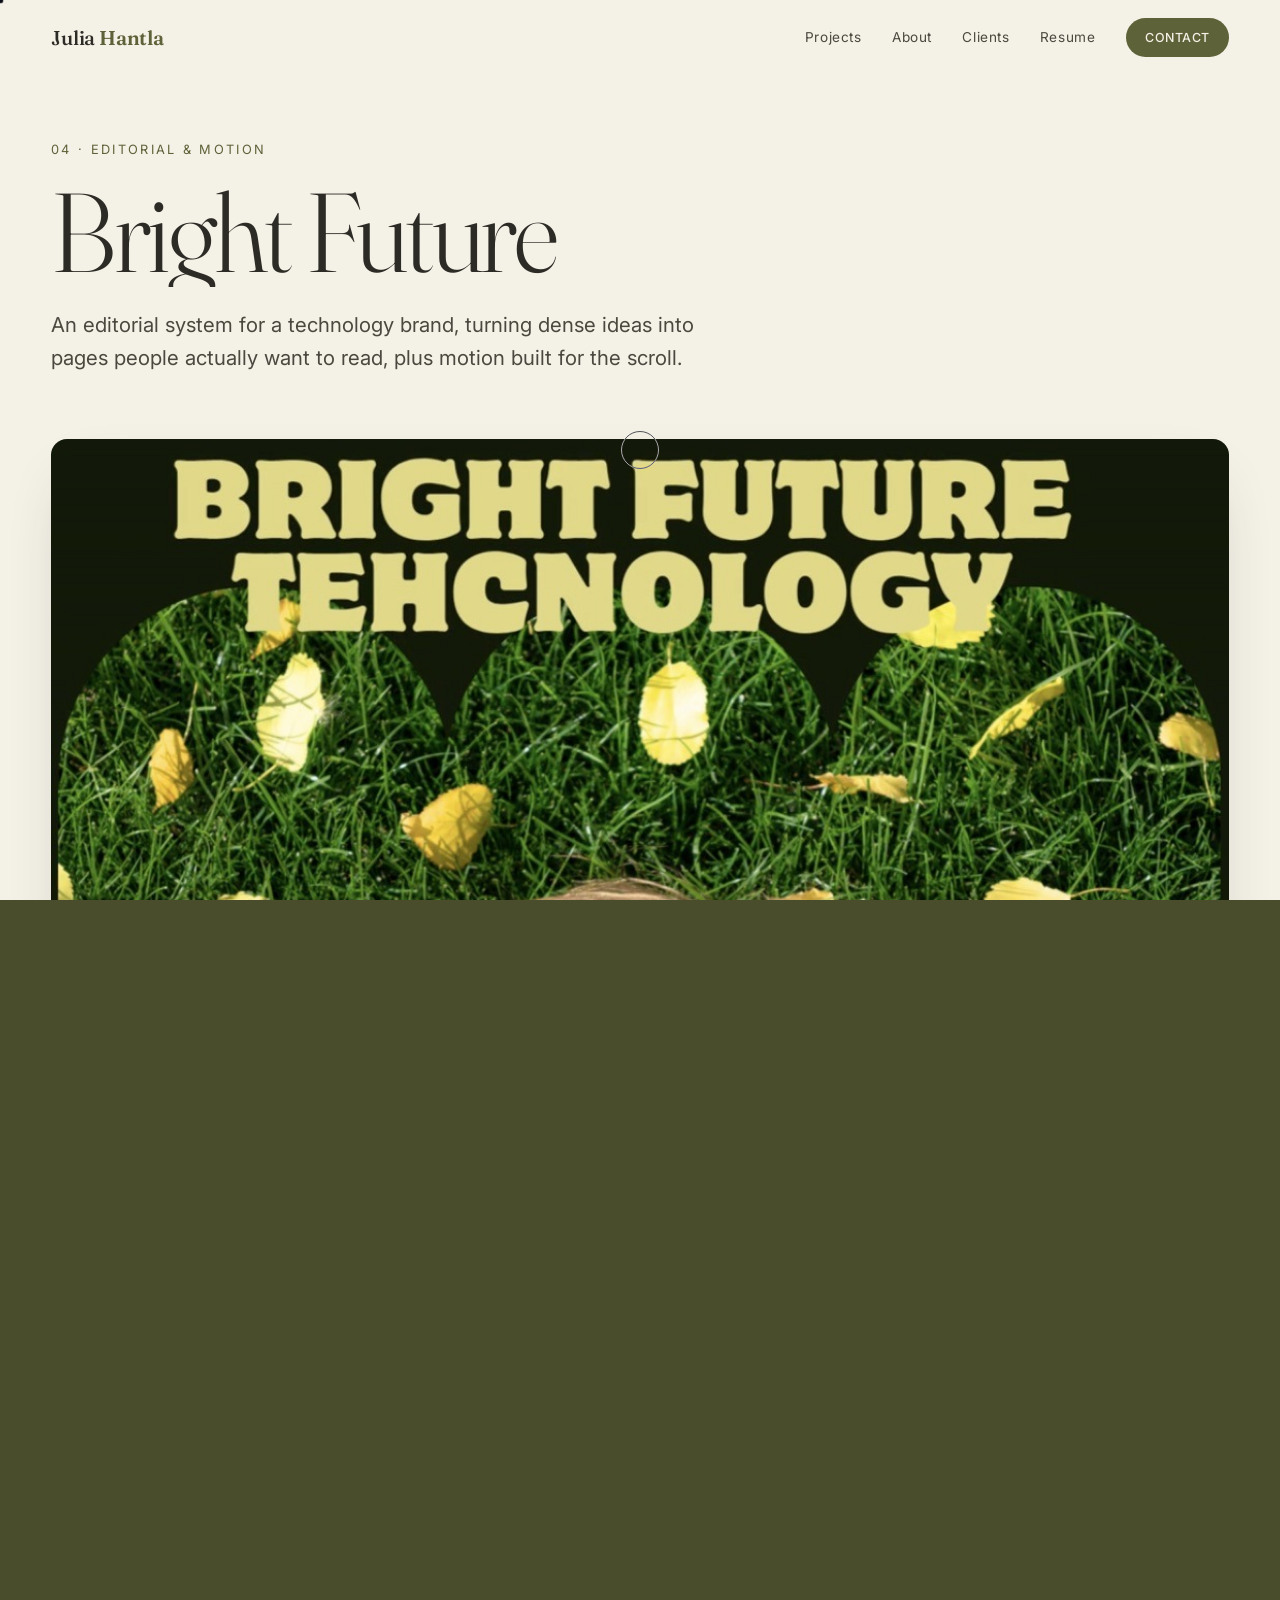
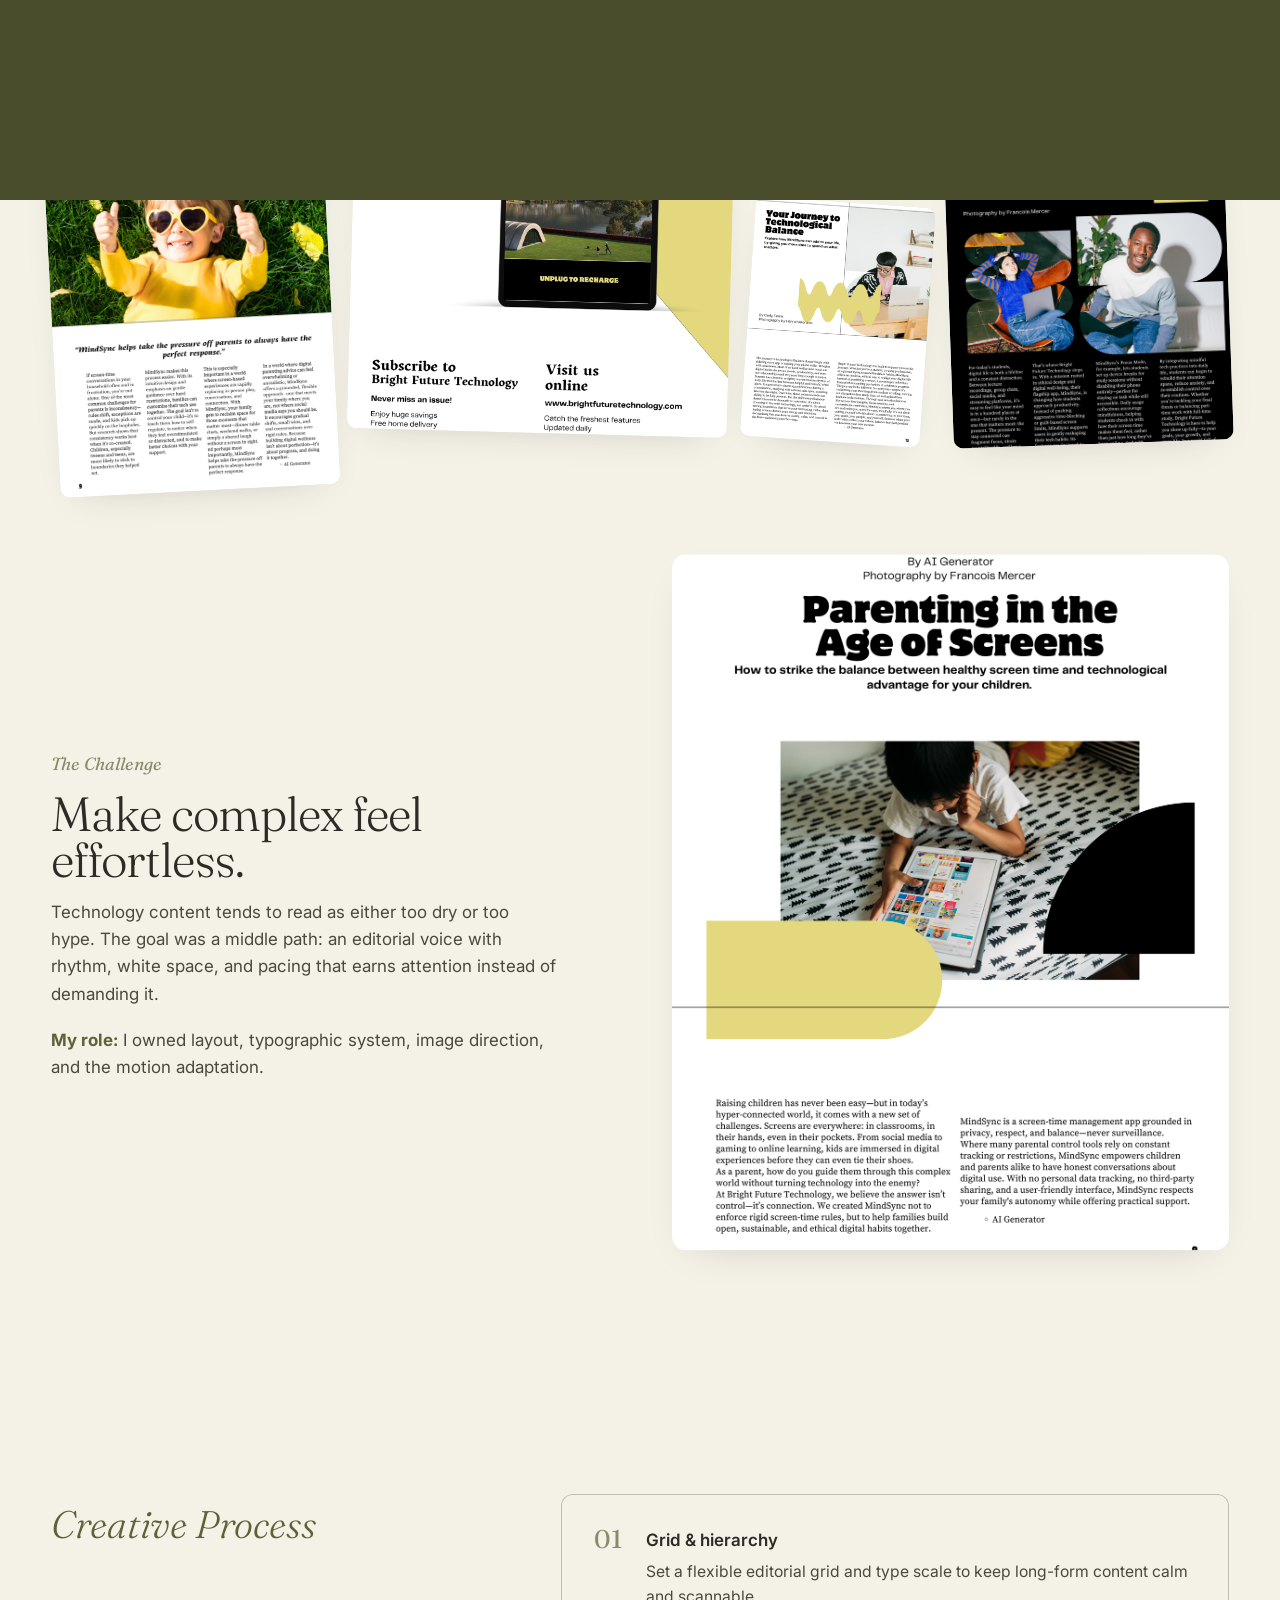
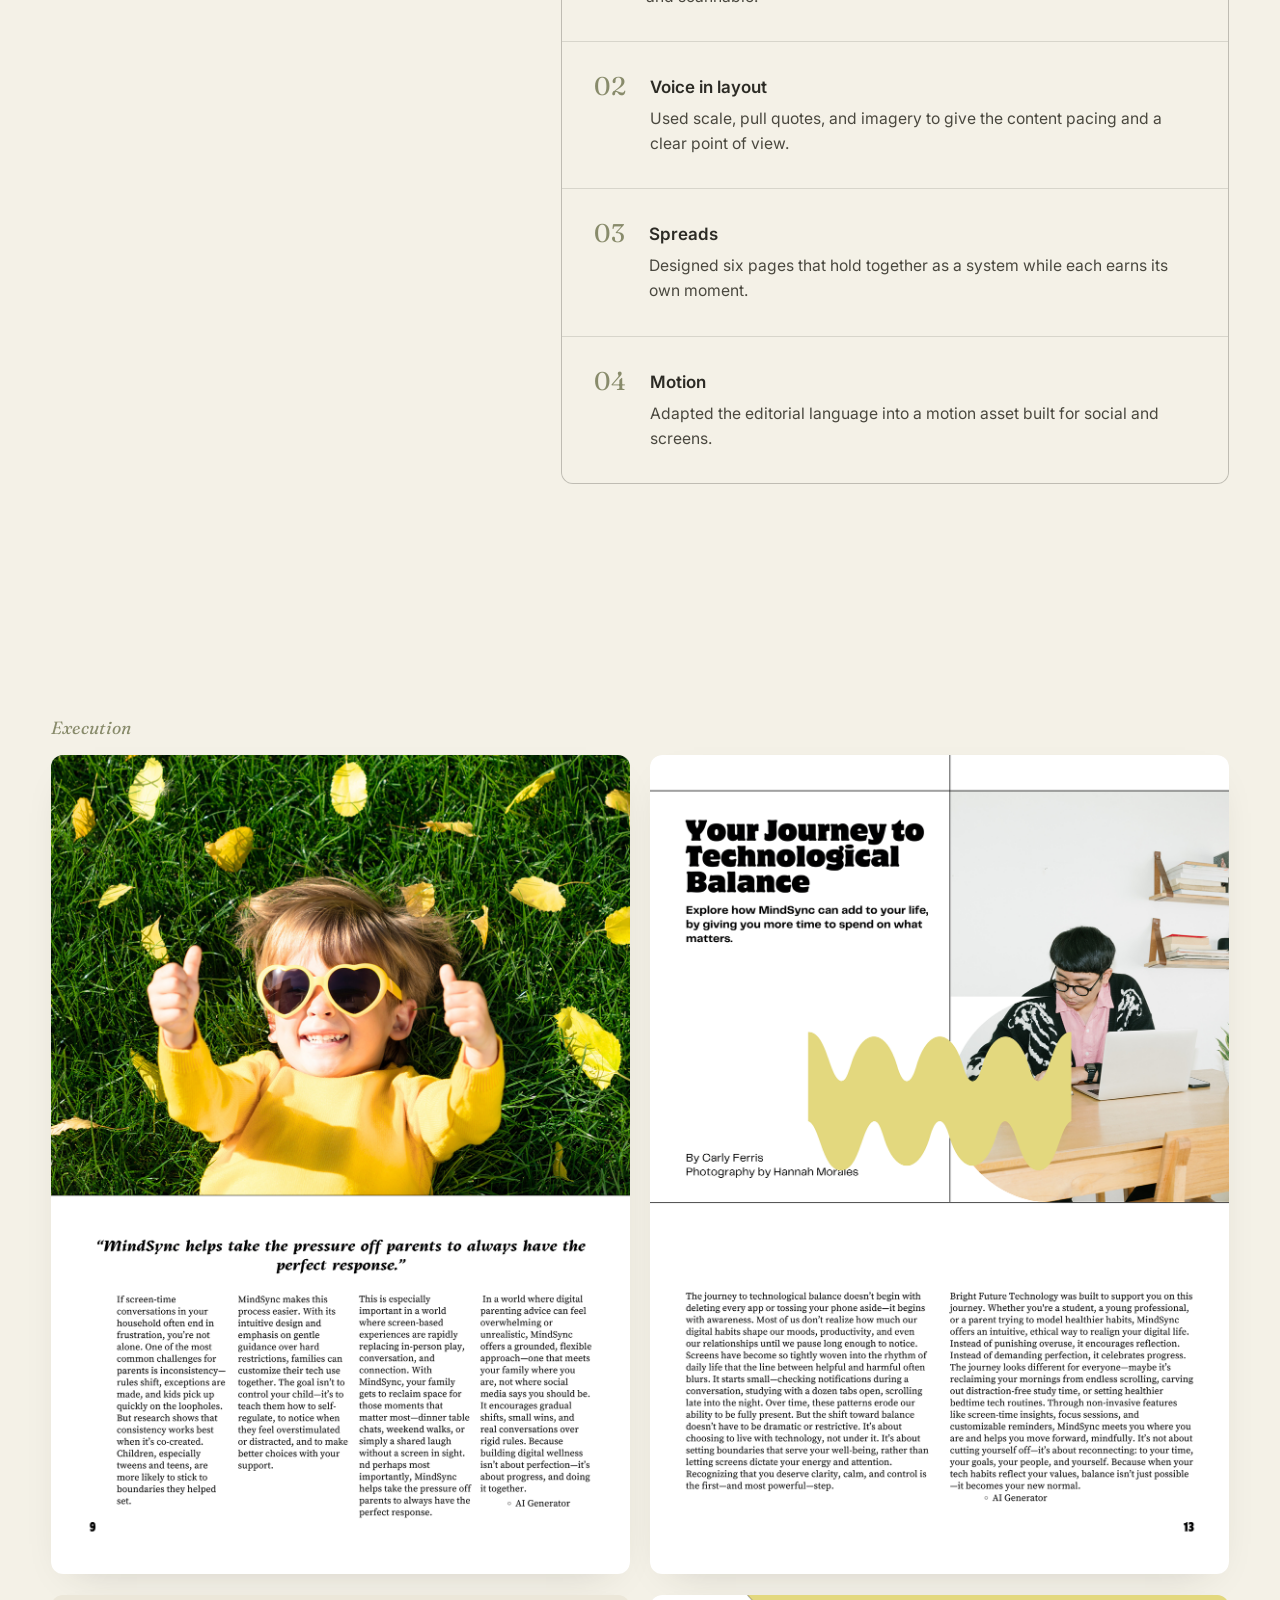
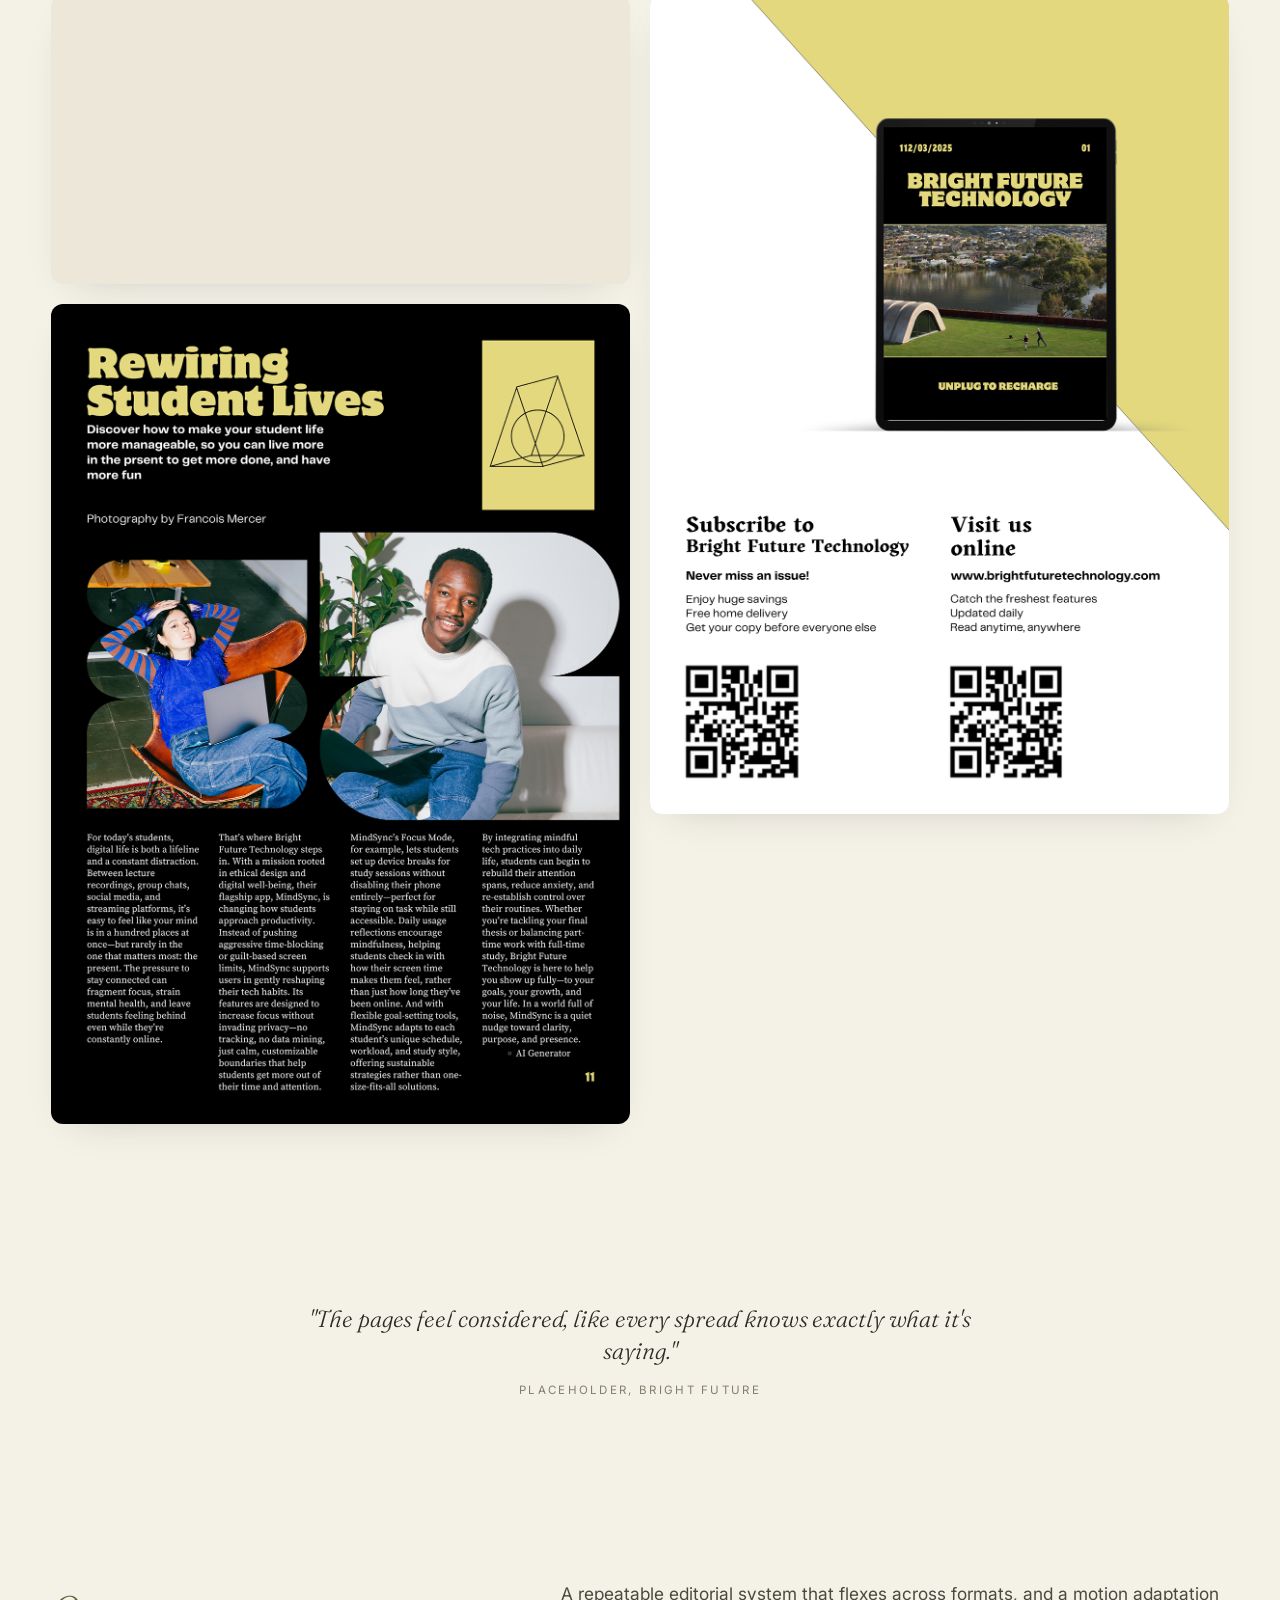
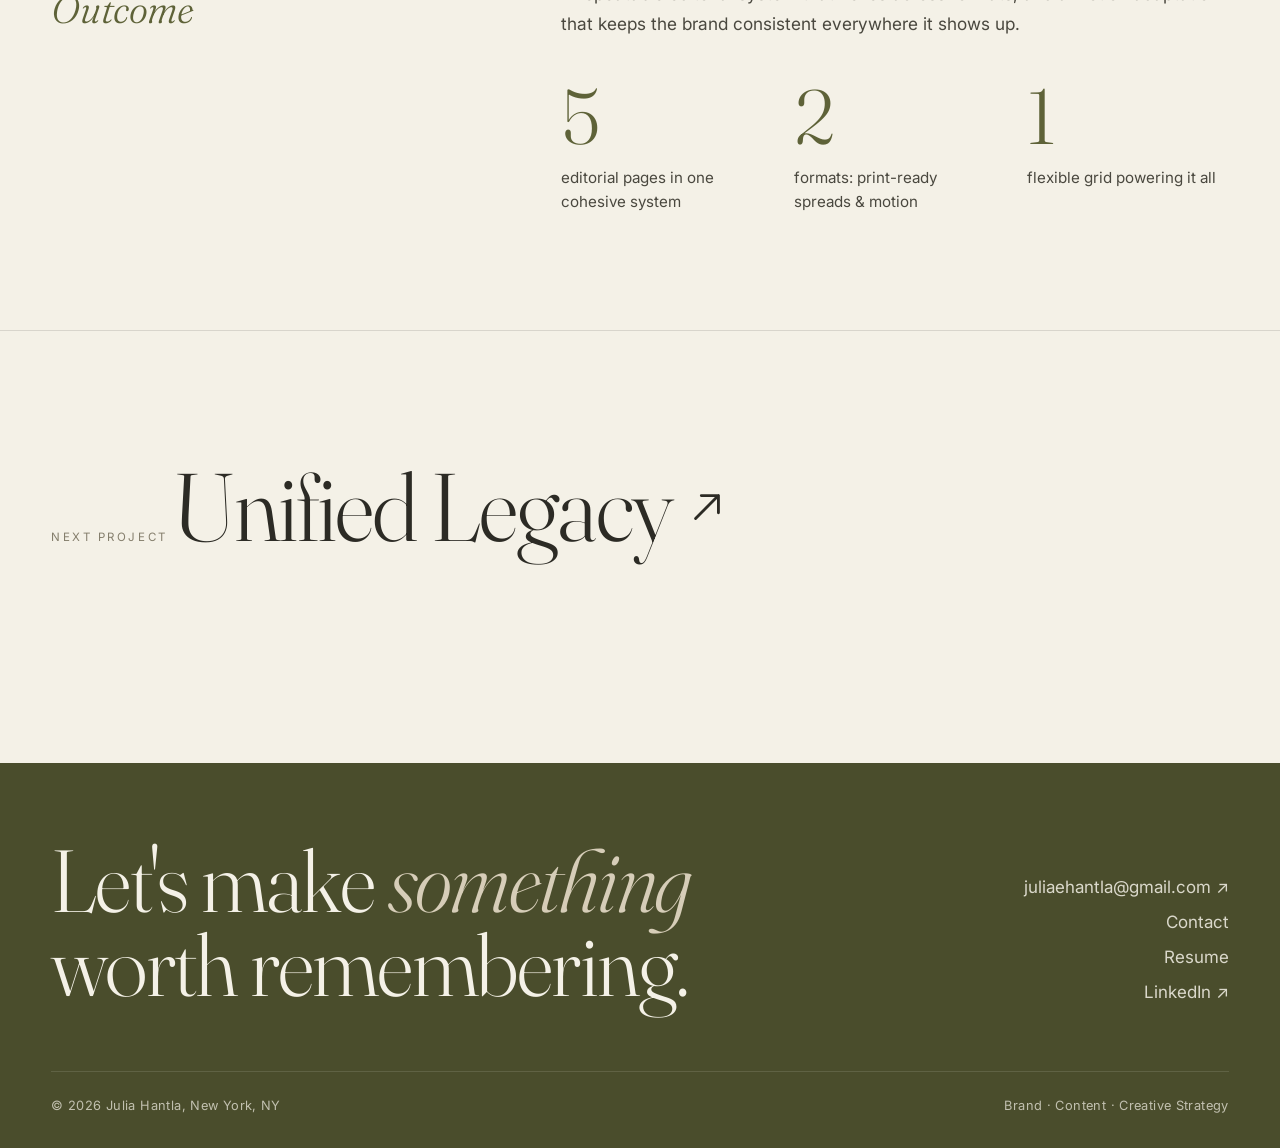
<file: projects/bright-future.html>
<!DOCTYPE html>
<html lang="en">
<head>
<meta charset="UTF-8">
<meta name="viewport" content="width=device-width, initial-scale=1.0">
<title>Bright Future · Editorial · Julia Hantla</title>
<meta name="description" content="Editorial design and motion for Bright Future Technology, a content system that makes complex ideas feel human.">
<link rel="preconnect" href="https://fonts.googleapis.com">
<link rel="preconnect" href="https://fonts.gstatic.com" crossorigin>
<link href="https://fonts.googleapis.com/css2?family=Fraunces:ital,opsz,wght@0,9..144,300..600;1,9..144,300..600&family=Inter:wght@400;500;600&display=swap" rel="stylesheet">
<link rel="stylesheet" href="../assets/css/style.css">
</head>
<body>

<nav class="nav">
  <div class="nav__inner">
    <a href="../index.html" class="nav__brand">Julia <b>Hantla</b></a>
    <div class="nav__links">
      <a href="../index.html" class="nav__link">Projects</a>
      <a href="../about.html" class="nav__link">About</a>
      <a href="../index.html#clients" class="nav__link">Clients</a>
      <a href="../Julia_Hantla_Resume.pdf" class="nav__link" target="_blank" rel="noopener">Resume</a>
      <a href="../contact.html" class="nav__link nav__cta btn" data-magnetic="0.3"><span>Contact</span></a>
    </div>
    <button class="nav__burger" aria-label="Menu"><span></span><span></span><span></span></button>
  </div>
</nav>
<div class="menu">
  <a href="../index.html" class="menu__link">Projects</a>
  <a href="../about.html" class="menu__link">About</a>
  <a href="../index.html#clients" class="menu__link">Clients</a>
  <a href="../Julia_Hantla_Resume.pdf" class="menu__link" target="_blank" rel="noopener">Resume</a>
  <a href="../contact.html" class="menu__link">Contact</a>
  <div class="menu__meta"><span>New York, NY</span><span>juliaehantla@gmail.com</span></div>
</div>

<header class="proj-hero wrap">
  <div class="proj-hero__meta line-mask"><span>04 · Editorial &amp; Motion</span></div>
  <h1 class="line-mask d1"><span>Bright Future</span></h1>
  <p class="proj-hero__sub" data-reveal data-reveal-delay="2">
    An editorial system for a technology brand, turning dense ideas into pages people
    actually want to read, plus motion built for the scroll.
  </p>
</header>

<section class="wrap">
  <div class="proj-cover" data-reveal>
    <img src="../assets/img/projects/BF.Cover.jpg" alt="Bright Future editorial cover" style="object-position:center top">
  </div>
</section>

<section class="wrap" style="margin-top:clamp(2.5rem,5vw,4rem)">
  <div class="meta-row" data-reveal>
    <div class="m"><div class="k">Role</div><div class="v">Content &amp; Layout Designer</div></div>
    <div class="m"><div class="k">Timeline</div><div class="v">5 weeks</div></div>
    <div class="m"><div class="k">Discipline</div><div class="v">Editorial · Motion</div></div>
    <div class="m"><div class="k">Deliverables</div><div class="v">6-page spread · Motion asset</div></div>
  </div>
</section>

<section class="section wrap" style="padding-bottom:clamp(1.5rem,3vw,2.5rem)">
  <div class="block" data-reveal>
    <p class="block__label">Overview</p>
    <div class="block__body">
      <p>Bright Future Technology needed editorial that could carry a point of view, a layout system
        with enough structure to stay credible and enough personality to stay readable.</p>
      <p>I designed a multi-page spread with a clear typographic hierarchy, then translated the look
        into a short motion asset so the brand reads consistently from page to feed.</p>
    </div>
  </div>
</section>

<!-- MOODBOARD -->
<section class="wrap moodboard-wrap">
  <div class="moodboard-cap" data-reveal>
    <p class="kicker">A look at the world</p>
    <span>Spreads · Motion · Mood</span>
  </div>
  <div class="moodboard">
    <figure class="mb-slot mb-1" data-reveal>
      <span class="mb"><img src="../assets/img/projects/BF.Editorial.Page.3.png" alt="Bright Future spread" loading="lazy"></span>
    </figure>
    <figure class="mb-slot mb-2" data-reveal data-reveal-delay="1">
      <span class="mb"><video src="../assets/img/projects/BF.Motion.Asset.mp4" poster="../assets/img/projects/BF.Editorial.Page.6.png" autoplay muted loop playsinline></video></span>
    </figure>
    <figure class="mb-slot mb-3" data-reveal data-reveal-delay="2">
      <span class="mb"><img src="../assets/img/projects/BF.Editorial.Page.5.png" alt="Bright Future detail" loading="lazy"></span>
    </figure>
    <figure class="mb-slot mb-4" data-reveal data-reveal-delay="3">
      <span class="mb"><img src="../assets/img/projects/BF.Editorial.Page.4.png" alt="Bright Future spread" loading="lazy"></span>
    </figure>
  </div>
</section>

<section class="section wrap" style="padding-top:clamp(2rem,4vw,3.5rem)">
  <div class="split">
    <div data-reveal>
      <p class="kicker">The Challenge</p>
      <h2 class="display" style="font-size:clamp(1.8rem,4vw,3rem);margin-bottom:1rem">Make complex feel effortless.</h2>
      <p class="lede">Technology content tends to read as either too dry or too hype. The goal was a
        middle path: an editorial voice with rhythm, white space, and pacing that earns attention
        instead of demanding it.</p>
      <p class="lede" style="margin-top:1.2rem"><strong style="color:var(--olive)">My role:</strong>
        I owned layout, typographic system, image direction, and the motion adaptation.</p>
    </div>
    <div class="media-frame media-frame--ar" data-reveal data-reveal-delay="1" data-parallax="0.06">
      <img src="../assets/img/projects/BF.Editorial.Page.2.png" alt="Bright Future editorial spread">
    </div>
  </div>
</section>

<section class="section wrap">
  <div class="block" data-reveal>
    <p class="block__label">Creative Process</p>
    <div class="block__body">
      <div class="steps">
        <div class="step"><div class="step__n">01</div><div><div class="step__t">Grid &amp; hierarchy</div><div class="step__d">Set a flexible editorial grid and type scale to keep long-form content calm and scannable.</div></div></div>
        <div class="step"><div class="step__n">02</div><div><div class="step__t">Voice in layout</div><div class="step__d">Used scale, pull quotes, and imagery to give the content pacing and a clear point of view.</div></div></div>
        <div class="step"><div class="step__n">03</div><div><div class="step__t">Spreads</div><div class="step__d">Designed six pages that hold together as a system while each earns its own moment.</div></div></div>
        <div class="step"><div class="step__n">04</div><div><div class="step__t">Motion</div><div class="step__d">Adapted the editorial language into a motion asset built for social and screens.</div></div></div>
      </div>
    </div>
  </div>
</section>

<section class="section wrap">
  <p class="kicker" data-reveal>Execution</p>
  <div class="gallery" data-reveal>
    <div class="g"><img src="../assets/img/projects/BF.Editorial.Page.3.png" alt="Editorial page" loading="lazy"></div>
    <div class="g"><video src="../assets/img/projects/BF.Motion.Asset.mp4" autoplay muted loop playsinline></video></div>
    <div class="g"><img src="../assets/img/projects/BF.Editorial.Page.4.png" alt="Editorial page" loading="lazy"></div>
    <div class="g"><img src="../assets/img/projects/BF.Editorial.Page.5.png" alt="Editorial page" loading="lazy"></div>
    <div class="g"><img src="../assets/img/projects/BF.Editorial.Page.6.png" alt="Editorial page" loading="lazy"></div>
  </div>
</section>

<section class="section wrap section--tight">
  <div class="quote" data-reveal>
    <p>"The pages feel <em>considered</em>, like every spread knows exactly what it's saying."</p>
    <span class="cite">Placeholder, Bright Future</span>
  </div>
</section>

<section class="section wrap">
  <div class="block" data-reveal>
    <p class="block__label">Outcome</p>
    <div class="block__body">
      <p style="margin-bottom:2.5rem">A repeatable editorial system that flexes across formats, and a
        motion adaptation that keeps the brand consistent everywhere it shows up.</p>
      <div class="metrics">
        <div class="metric"><div class="n"><span data-count="6">0</span></div><div class="l">editorial pages in one cohesive system</div></div>
        <div class="metric"><div class="n"><span data-count="2">0</span></div><div class="l">formats: print-ready spreads &amp; motion</div></div>
        <div class="metric"><div class="n"><span data-count="1">0</span></div><div class="l">flexible grid powering it all</div></div>
      </div>
    </div>
  </div>
</section>

<a class="next-proj wrap" href="unified-legacy.html">
  <span class="k">Next Project</span>
  <span class="t" data-reveal>Unified Legacy
    <svg width="40" height="40" viewBox="0 0 14 14" fill="none"><path d="M3 11L11 3M11 3H5M11 3V9" stroke="currentColor" stroke-width="1" stroke-linecap="round" stroke-linejoin="round"/></svg>
  </span>
</a>

<footer class="footer">
  <div class="wrap">
    <div class="footer__top">
      <div class="footer__big">Let's make <em>something</em><br>worth remembering.</div>
      <div class="footer__links">
        <a href="mailto:juliaehantla@gmail.com">juliaehantla@gmail.com ↗</a>
        <a href="../contact.html">Contact</a>
        <a href="../Julia_Hantla_Resume.pdf" target="_blank" rel="noopener">Resume</a>
        <a href="#" target="_blank" rel="noopener">LinkedIn ↗</a>
      </div>
    </div>
    <div class="footer__bot">
      <span>© <span data-year></span> Julia Hantla, New York, NY</span>
      <span>Brand · Content · Creative Strategy</span>
    </div>
  </div>
</footer>

<script src="../assets/js/main.js"></script>
</body>
</html>
</file>
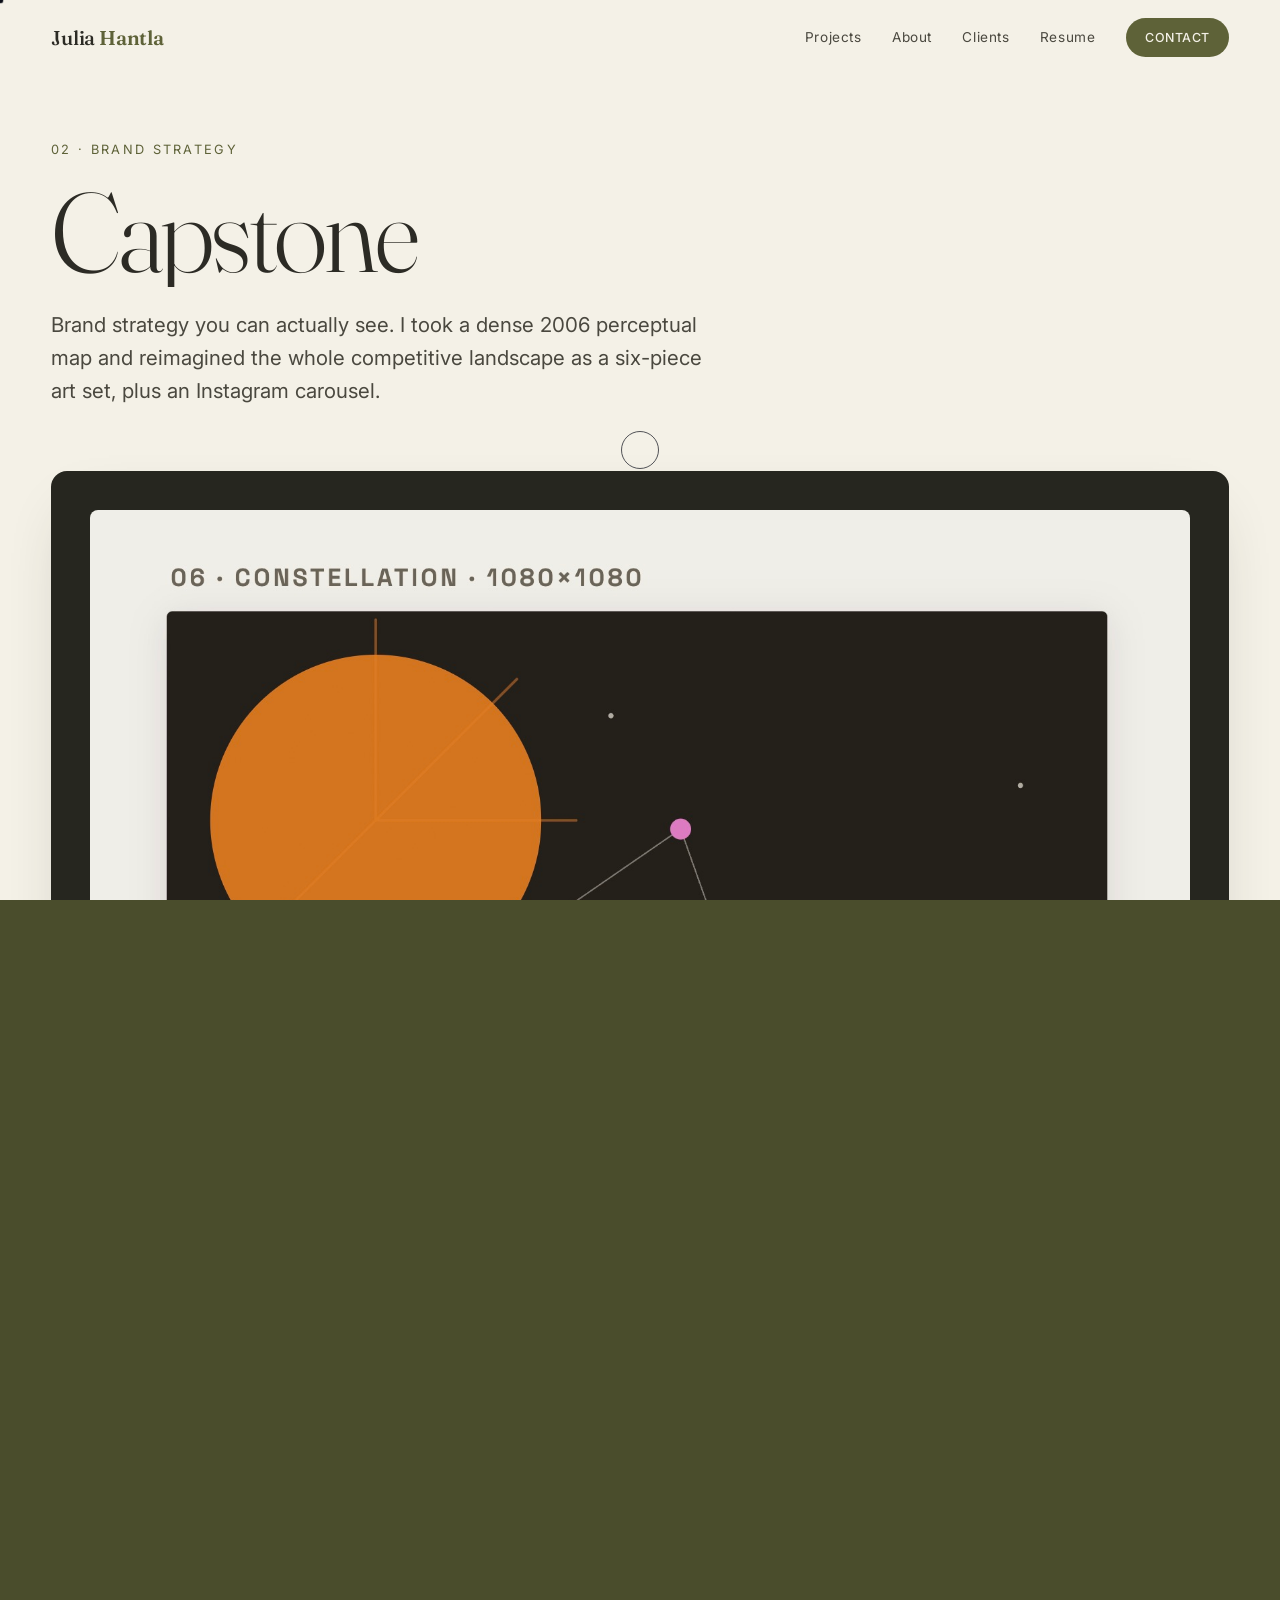
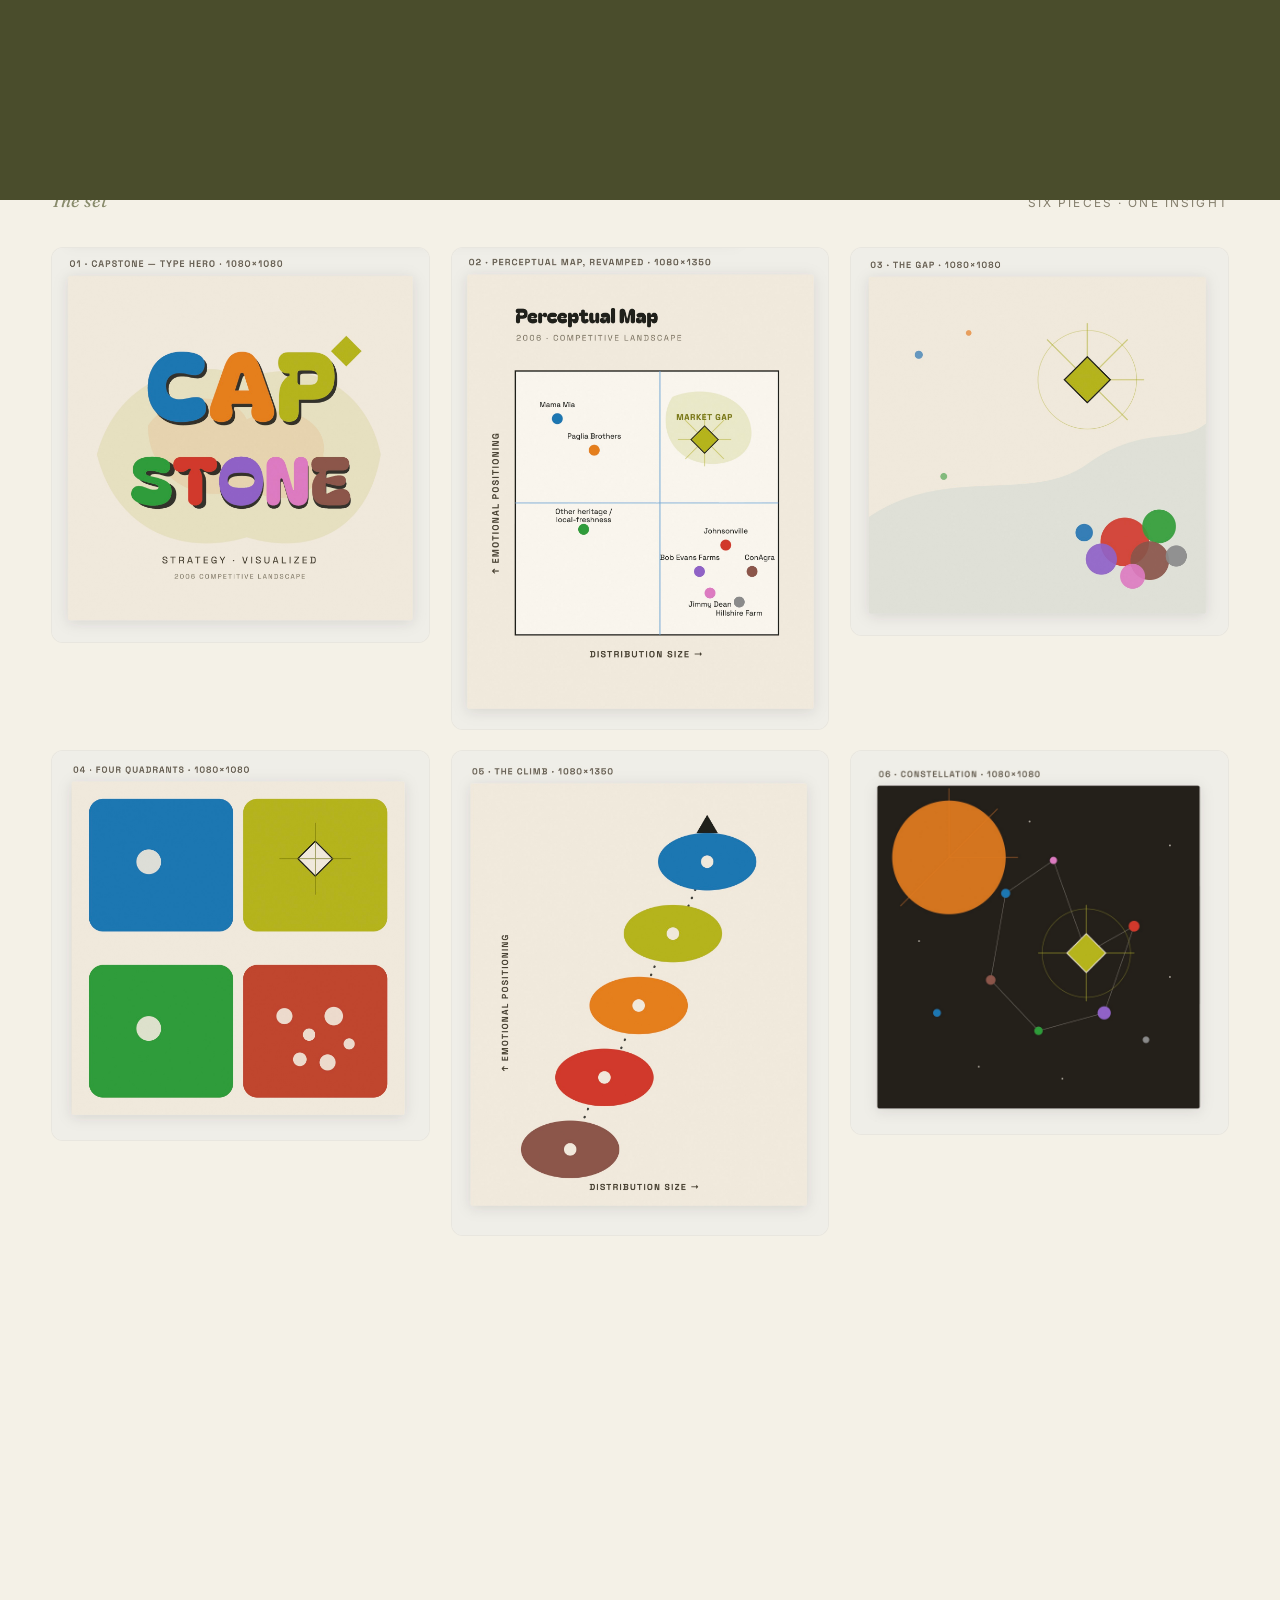
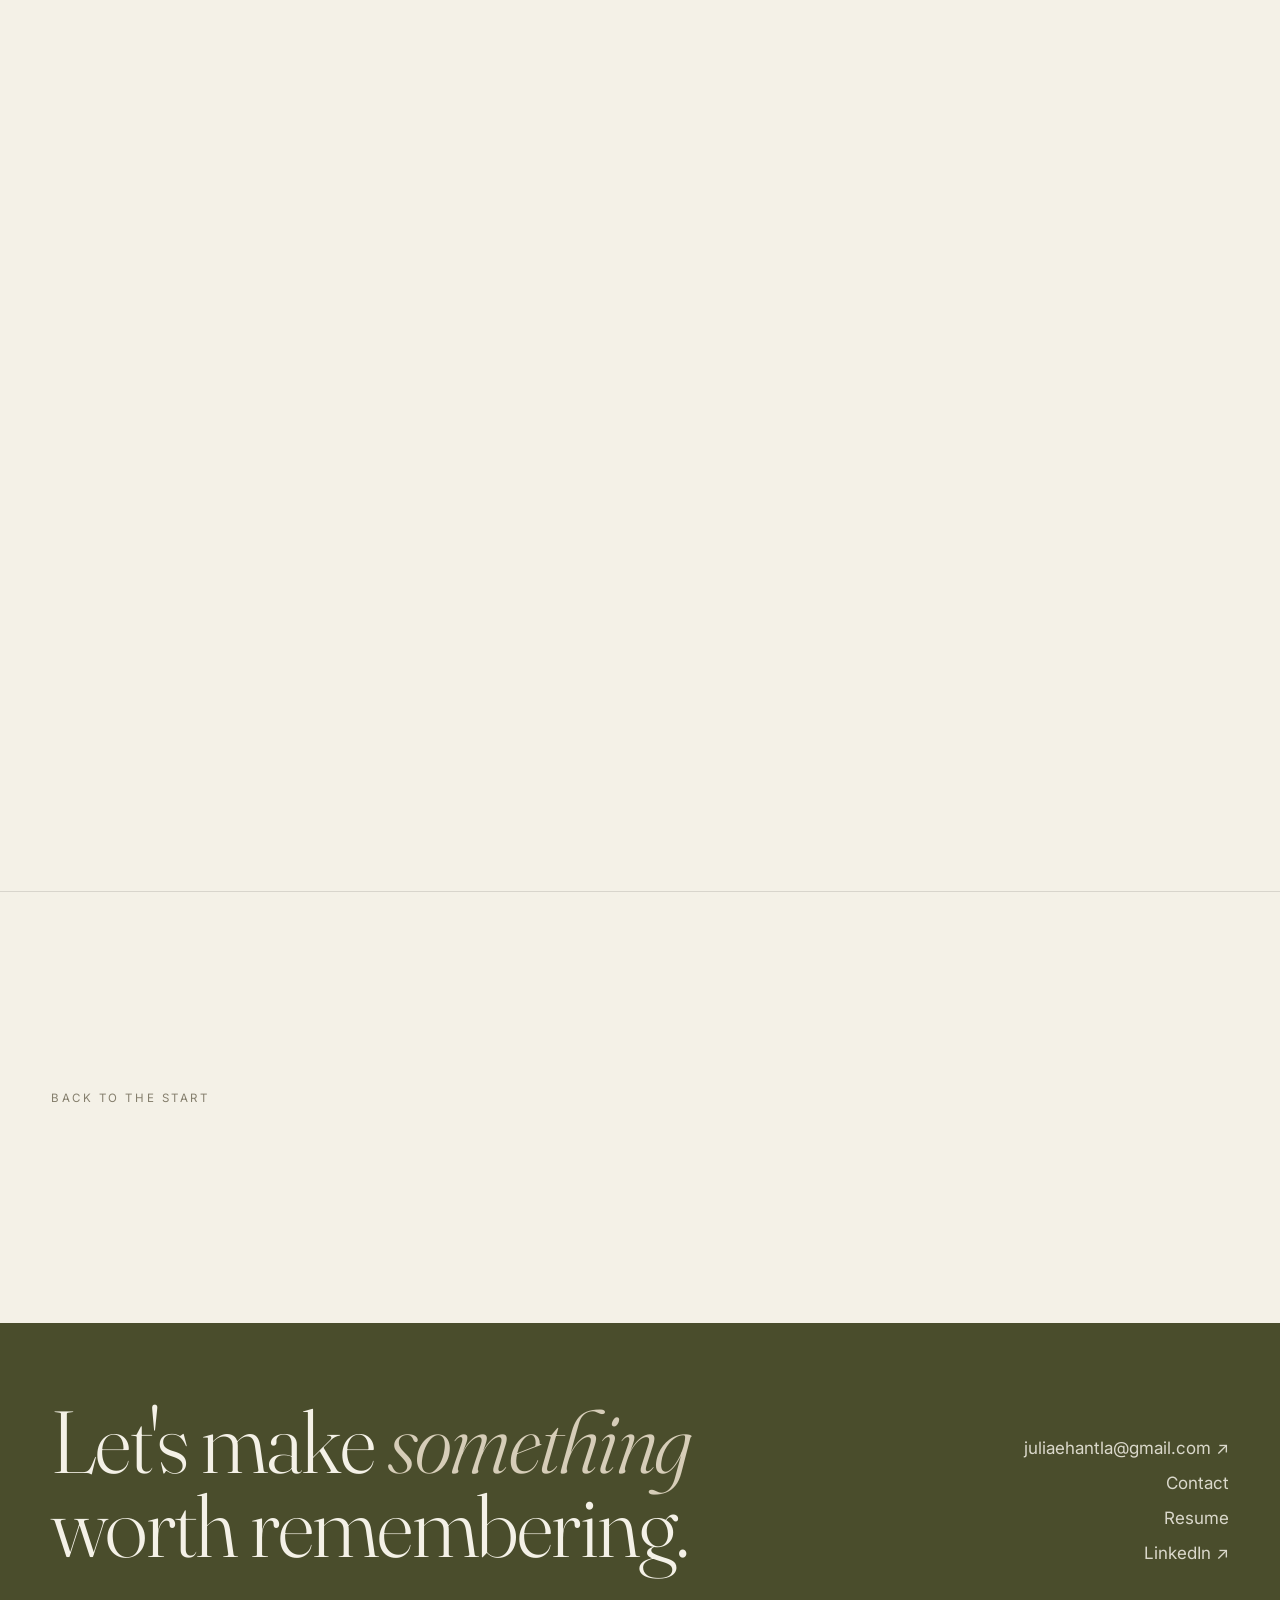
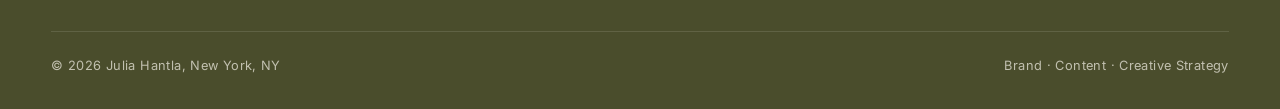
<file: projects/capstone.html>
<!DOCTYPE html>
<html lang="en">
<head>
<meta charset="UTF-8">
<meta name="viewport" content="width=device-width, initial-scale=1.0">
<title>Capstone · Brand Strategy · Julia Hantla</title>
<meta name="description" content="A capstone brand strategy project, research, positioning, and a perceptual map that turns insight into direction.">
<link rel="preconnect" href="https://fonts.googleapis.com">
<link rel="preconnect" href="https://fonts.gstatic.com" crossorigin>
<link href="https://fonts.googleapis.com/css2?family=Fraunces:ital,opsz,wght@0,9..144,300..600;1,9..144,300..600&family=Inter:wght@400;500;600&display=swap" rel="stylesheet">
<link rel="stylesheet" href="../assets/css/style.css">
</head>
<body>

<nav class="nav">
  <div class="nav__inner">
    <a href="../index.html" class="nav__brand">Julia <b>Hantla</b></a>
    <div class="nav__links">
      <a href="../index.html" class="nav__link">Projects</a>
      <a href="../about.html" class="nav__link">About</a>
      <a href="../index.html#clients" class="nav__link">Clients</a>
      <a href="../Julia_Hantla_Resume.pdf" class="nav__link" target="_blank" rel="noopener">Resume</a>
      <a href="../contact.html" class="nav__link nav__cta btn" data-magnetic="0.3"><span>Contact</span></a>
    </div>
    <button class="nav__burger" aria-label="Menu"><span></span><span></span><span></span></button>
  </div>
</nav>
<div class="menu">
  <a href="../index.html" class="menu__link">Projects</a>
  <a href="../about.html" class="menu__link">About</a>
  <a href="../index.html#clients" class="menu__link">Clients</a>
  <a href="../Julia_Hantla_Resume.pdf" class="menu__link" target="_blank" rel="noopener">Resume</a>
  <a href="../contact.html" class="menu__link">Contact</a>
  <div class="menu__meta"><span>New York, NY</span><span>juliaehantla@gmail.com</span></div>
</div>

<header class="proj-hero wrap">
  <div class="proj-hero__meta line-mask"><span>02 · Brand Strategy</span></div>
  <h1 class="line-mask d1"><span>Capstone</span></h1>
  <p class="proj-hero__sub" data-reveal data-reveal-delay="2">
    Brand strategy you can actually see. I took a dense 2006 perceptual map and reimagined the
    whole competitive landscape as a six-piece art set, plus an Instagram carousel.
  </p>
</header>

<section class="wrap">
  <div class="proj-cover" data-reveal style="aspect-ratio:16/10;background:#26261f;display:grid;place-items:center;padding:clamp(1rem,3vw,2.4rem)">
    <img src="../assets/img/projects/capstone100.jpeg" alt="Capstone — the competitive landscape reimagined as a constellation" style="width:auto;max-height:100%;object-fit:contain;border-radius:8px">
  </div>
</section>

<section class="wrap" style="margin-top:clamp(2.5rem,5vw,4rem)">
  <div class="meta-row" data-reveal>
    <div class="m"><div class="k">Role</div><div class="v">Strategist &amp; Designer</div></div>
    <div class="m"><div class="k">Timeline</div><div class="v">Semester capstone</div></div>
    <div class="m"><div class="k">Discipline</div><div class="v">Strategy · Art Direction</div></div>
    <div class="m"><div class="k">Deliverables</div><div class="v">Research · 6-Piece Set · IG Carousel</div></div>
  </div>
</section>

<section class="section wrap" style="padding-bottom:clamp(1.5rem,3vw,2.5rem)">
  <div class="block" data-reveal>
    <p class="block__label">Overview</p>
    <div class="block__body">
      <p>My capstone started as pure strategy: research, a competitive audit, and a 2006 perceptual
        map that plotted every player against the market and exposed the gap worth owning.</p>
      <p>But a chart only works if people can read it. Not everyone thinks in axes and data points,
        so I translated the entire analysis into a six-piece art set, the same insight, made for the
        visual learners who feel a picture faster than they parse a graph.</p>
    </div>
  </div>
</section>

<!-- THE SET -->
<section class="wrap moodboard-wrap">
  <div class="moodboard-cap" data-reveal>
    <p class="kicker">The set</p>
    <span>Six pieces · One insight</span>
  </div>
  <div class="set-grid">
    <div class="s" data-reveal><img src="../assets/img/projects/capstone105.jpeg" alt="One, Capstone Strategy Visualized type hero" loading="lazy"></div>
    <div class="s" data-reveal data-reveal-delay="1"><img src="../assets/img/projects/capstone104.jpeg" alt="Two, the perceptual map reimagined" loading="lazy"></div>
    <div class="s" data-reveal data-reveal-delay="2"><img src="../assets/img/projects/capstone103.jpeg" alt="Three, the gap and the open white space" loading="lazy"></div>
    <div class="s" data-reveal><img src="../assets/img/projects/capstone102.jpeg" alt="Four, the four market quadrants" loading="lazy"></div>
    <div class="s" data-reveal data-reveal-delay="1"><img src="../assets/img/projects/capstone101.jpeg" alt="Five, the climb of emotional positioning" loading="lazy"></div>
    <div class="s" data-reveal data-reveal-delay="2"><img src="../assets/img/projects/capstone100.jpeg" alt="Six, the landscape as a constellation" loading="lazy"></div>
  </div>
</section>

<section class="section wrap" style="padding-top:clamp(2rem,4vw,3.5rem)">
  <div class="split">
    <div data-reveal>
      <p class="kicker">The Challenge</p>
      <h2 class="display" style="font-size:clamp(1.8rem,4vw,3rem);margin-bottom:1rem">Make the data something you can feel.</h2>
      <p class="lede">This is where I started: a classic perceptual map. It's sharp, but it asks every
        viewer to read axes, decode dots, and trust the analysis. Powerful for data people, easy to
        glaze over for everyone else.</p>
      <p class="lede" style="margin-top:1.2rem"><strong style="color:var(--olive)">My role:</strong>
        I ran the research and competitive mapping, then designed the six visual pieces myself,
        turning the same findings into art so the strategy lands whether you read charts or not.</p>
    </div>
    <div class="media-frame" data-reveal data-reveal-delay="1" style="aspect-ratio:4/3;background:var(--paper);display:grid;place-items:center;padding:1.5rem">
      <img src="../assets/img/projects/Capstone.Perceptual.Map.png" alt="The original perceptual map" style="width:auto;max-height:100%;object-fit:contain">
    </div>
  </div>
</section>

<section class="section wrap">
  <div class="block" data-reveal>
    <p class="block__label">Creative Process</p>
    <div class="block__body">
      <div class="steps">
        <div class="step"><div class="step__n">01</div><div><div class="step__t">Research</div><div class="step__d">Gathered market, audience, and competitor inputs to ground every later decision.</div></div></div>
        <div class="step"><div class="step__n">02</div><div><div class="step__t">Map</div><div class="step__d">Plotted the field on a perceptual map to expose patterns and the open gap.</div></div></div>
        <div class="step"><div class="step__n">03</div><div><div class="step__t">Reimagine</div><div class="step__d">Translated the findings into a six-piece visual language, so the insight reads at a glance.</div></div></div>
        <div class="step"><div class="step__n">04</div><div><div class="step__t">Share</div><div class="step__d">Packaged the set as a scroll-stopping Instagram carousel built for the feed.</div></div></div>
      </div>
    </div>
  </div>
</section>

<!-- SOCIAL -->
<section class="section wrap">
  <div class="social">
    <div data-reveal>
      <p class="kicker">On the feed</p>
      <h2 class="display" style="font-size:clamp(1.8rem,4vw,3rem);margin-bottom:1rem">Strategy, built to be shared.</h2>
      <p class="lede">To prove the idea travels, I published the set as an Instagram carousel, the same
        analysis a stakeholder would sit through in a deck, reframed as something you'd actually stop
        and swipe through.</p>
      <p class="lede" style="margin-top:1.2rem">It's strategy meeting culture: dense thinking, made
        legible, social, and a little bit fun.</p>
    </div>
    <div class="social__media" data-reveal data-reveal-delay="1">
      <video src="../assets/img/projects/capstone.mp4" poster="../assets/img/projects/capstone.poster.jpg" autoplay muted loop playsinline preload="metadata" aria-label="Capstone strategy set as an Instagram carousel"></video>
    </div>
  </div>
</section>

<section class="section wrap section--tight">
  <div class="quote" data-reveal>
    <p>"Strategy is just <em>taste with a reason</em>. This is where mine starts."</p>
    <span class="cite">Julia Hantla</span>
  </div>
</section>

<section class="section wrap">
  <div class="block" data-reveal>
    <p class="block__label">Outcome</p>
    <div class="block__body">
      <p style="margin-bottom:2.5rem">A full arc from raw research to finished art, proof that I can
        do the strategic thinking and then make it legible, beautiful, and built to share.</p>
      <div class="metrics">
        <div class="metric"><div class="n"><span data-count="6">0</span></div><div class="l">original visual pieces from one chart</div></div>
        <div class="metric"><div class="n"><span data-count="1">0</span></div><div class="l">Instagram carousel built for the feed</div></div>
        <div class="metric"><div class="n"><span data-count="100" data-suffix="%">0</span></div><div class="l">research-backed, start to finish</div></div>
      </div>
    </div>
  </div>
</section>

<a class="next-proj wrap" href="goons.html">
  <span class="k">Back to the start</span>
  <span class="t" data-reveal>The Goons
    <svg width="40" height="40" viewBox="0 0 14 14" fill="none"><path d="M3 11L11 3M11 3H5M11 3V9" stroke="currentColor" stroke-width="1" stroke-linecap="round" stroke-linejoin="round"/></svg>
  </span>
</a>

<footer class="footer">
  <div class="wrap">
    <div class="footer__top">
      <div class="footer__big">Let's make <em>something</em><br>worth remembering.</div>
      <div class="footer__links">
        <a href="mailto:juliaehantla@gmail.com">juliaehantla@gmail.com ↗</a>
        <a href="../contact.html">Contact</a>
        <a href="../Julia_Hantla_Resume.pdf" target="_blank" rel="noopener">Resume</a>
        <a href="#" target="_blank" rel="noopener">LinkedIn ↗</a>
      </div>
    </div>
    <div class="footer__bot">
      <span>© <span data-year></span> Julia Hantla, New York, NY</span>
      <span>Brand · Content · Creative Strategy</span>
    </div>
  </div>
</footer>

<script src="../assets/js/main.js"></script>
</body>
</html>
</file>
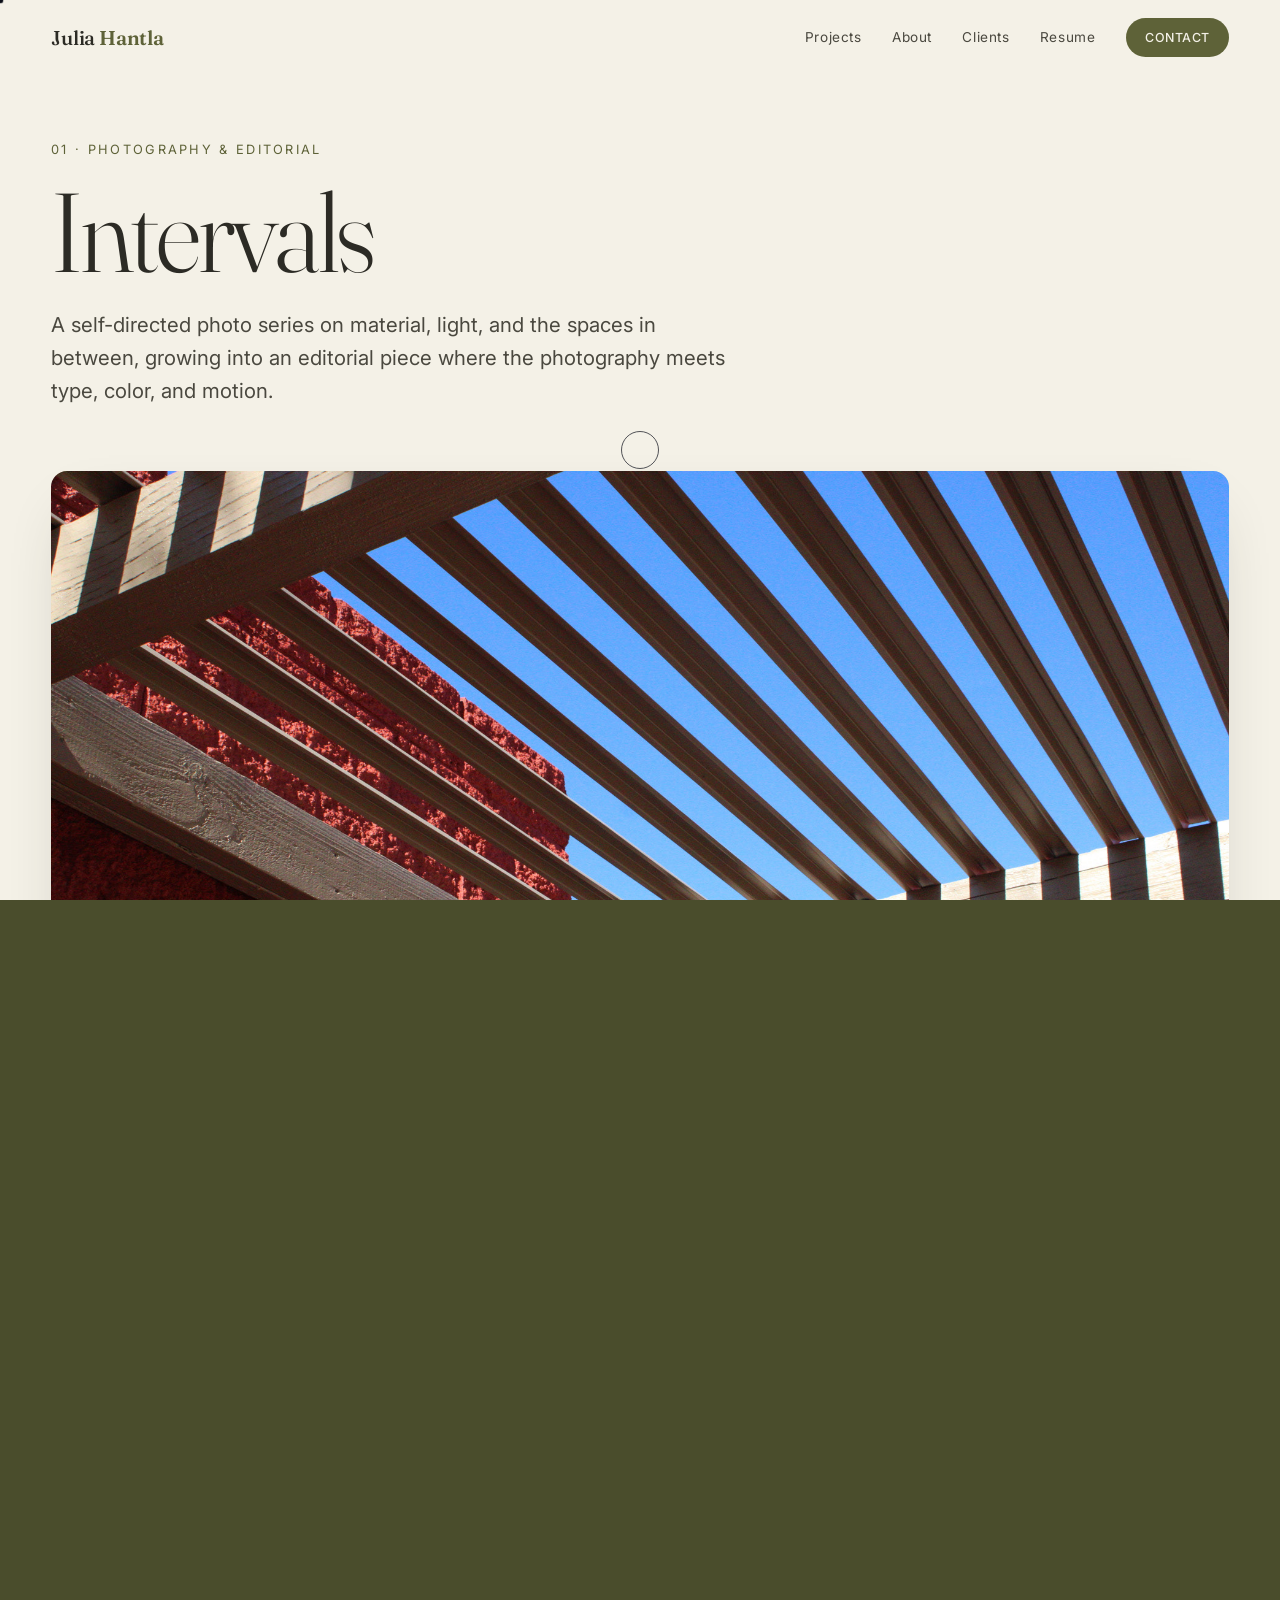
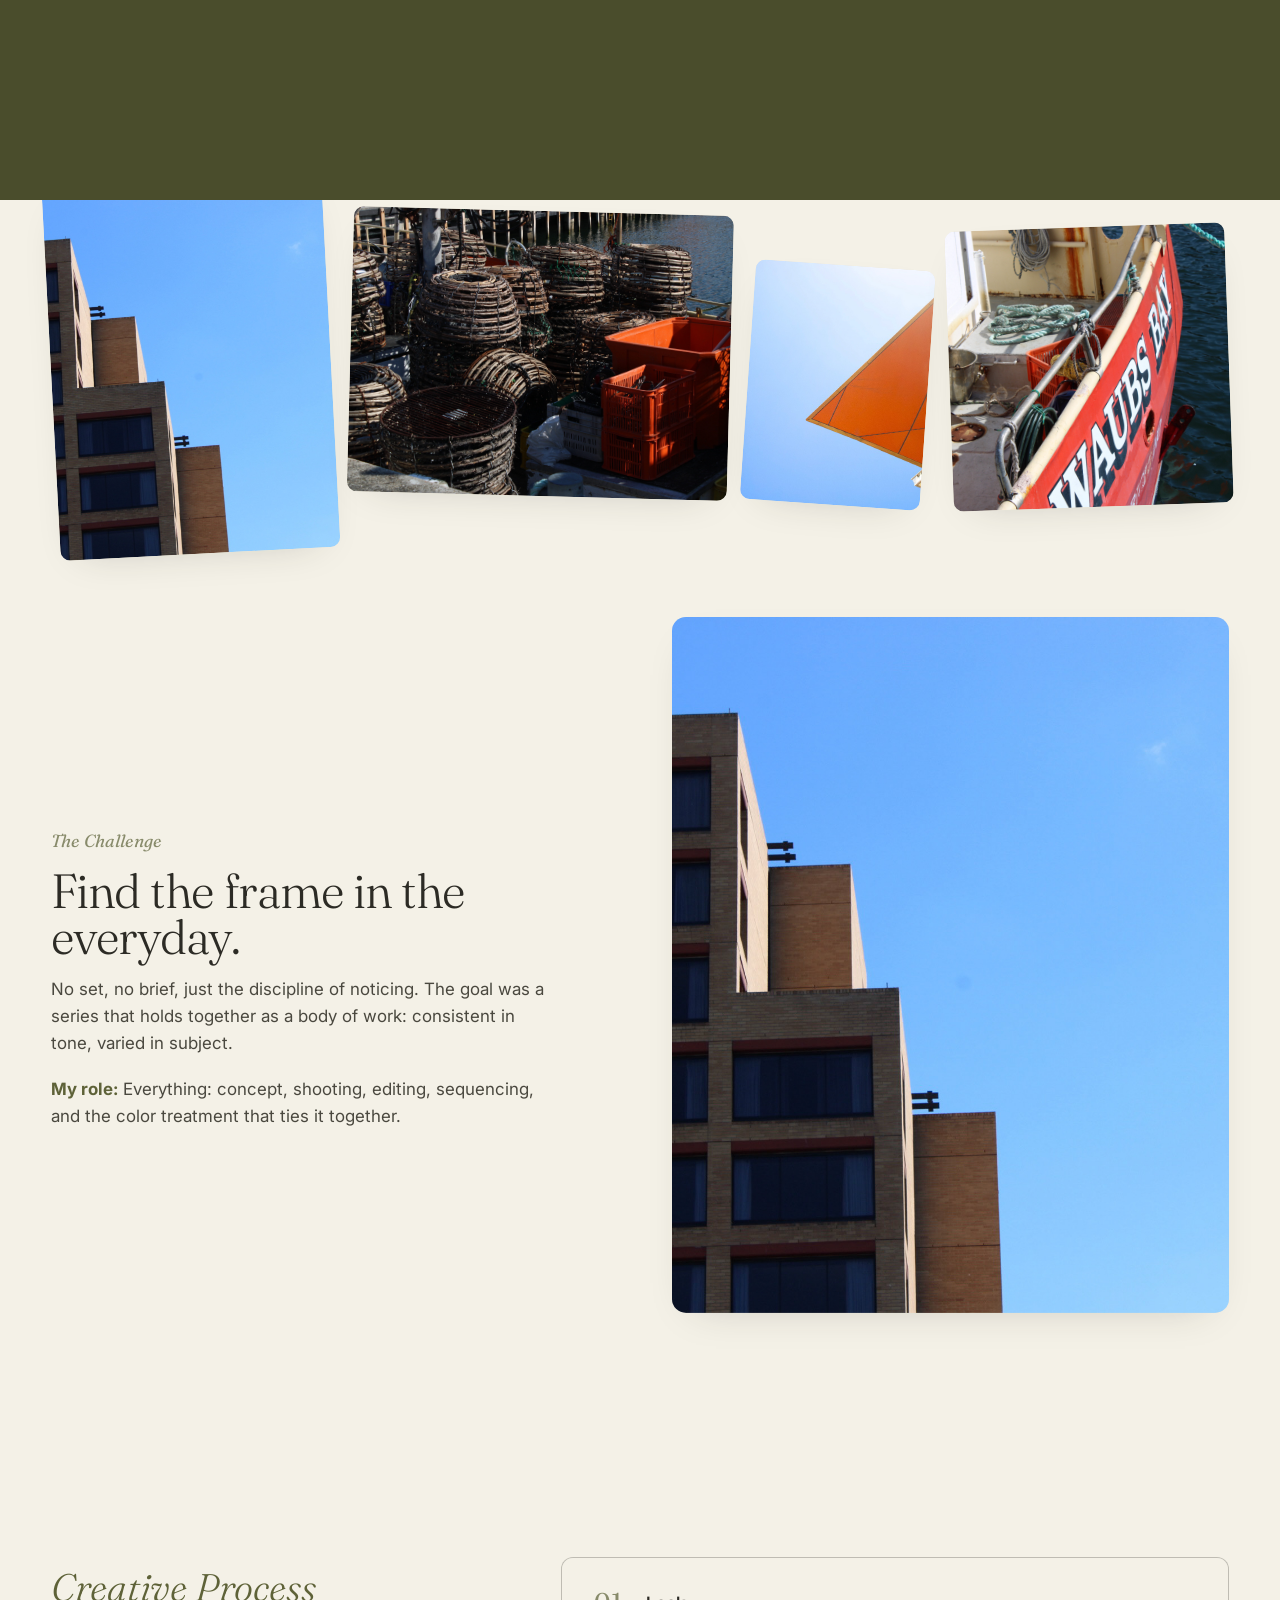
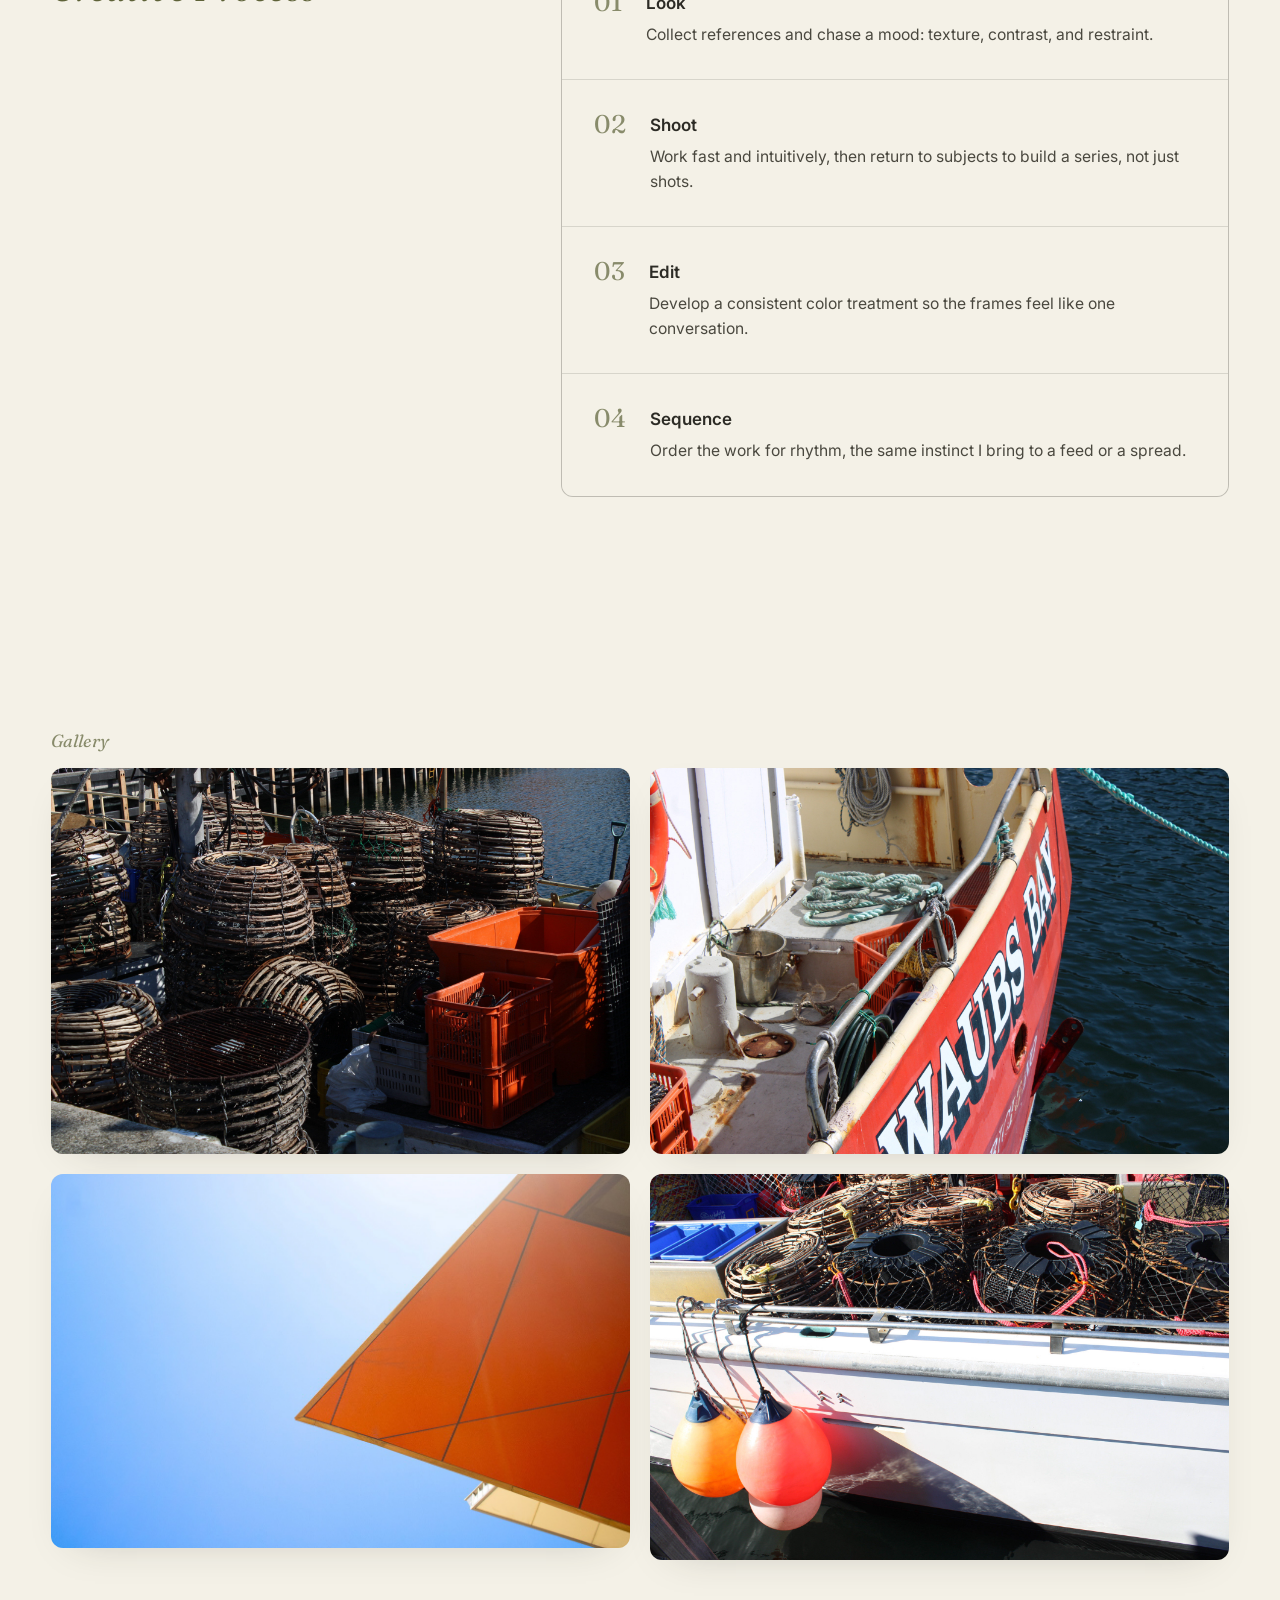
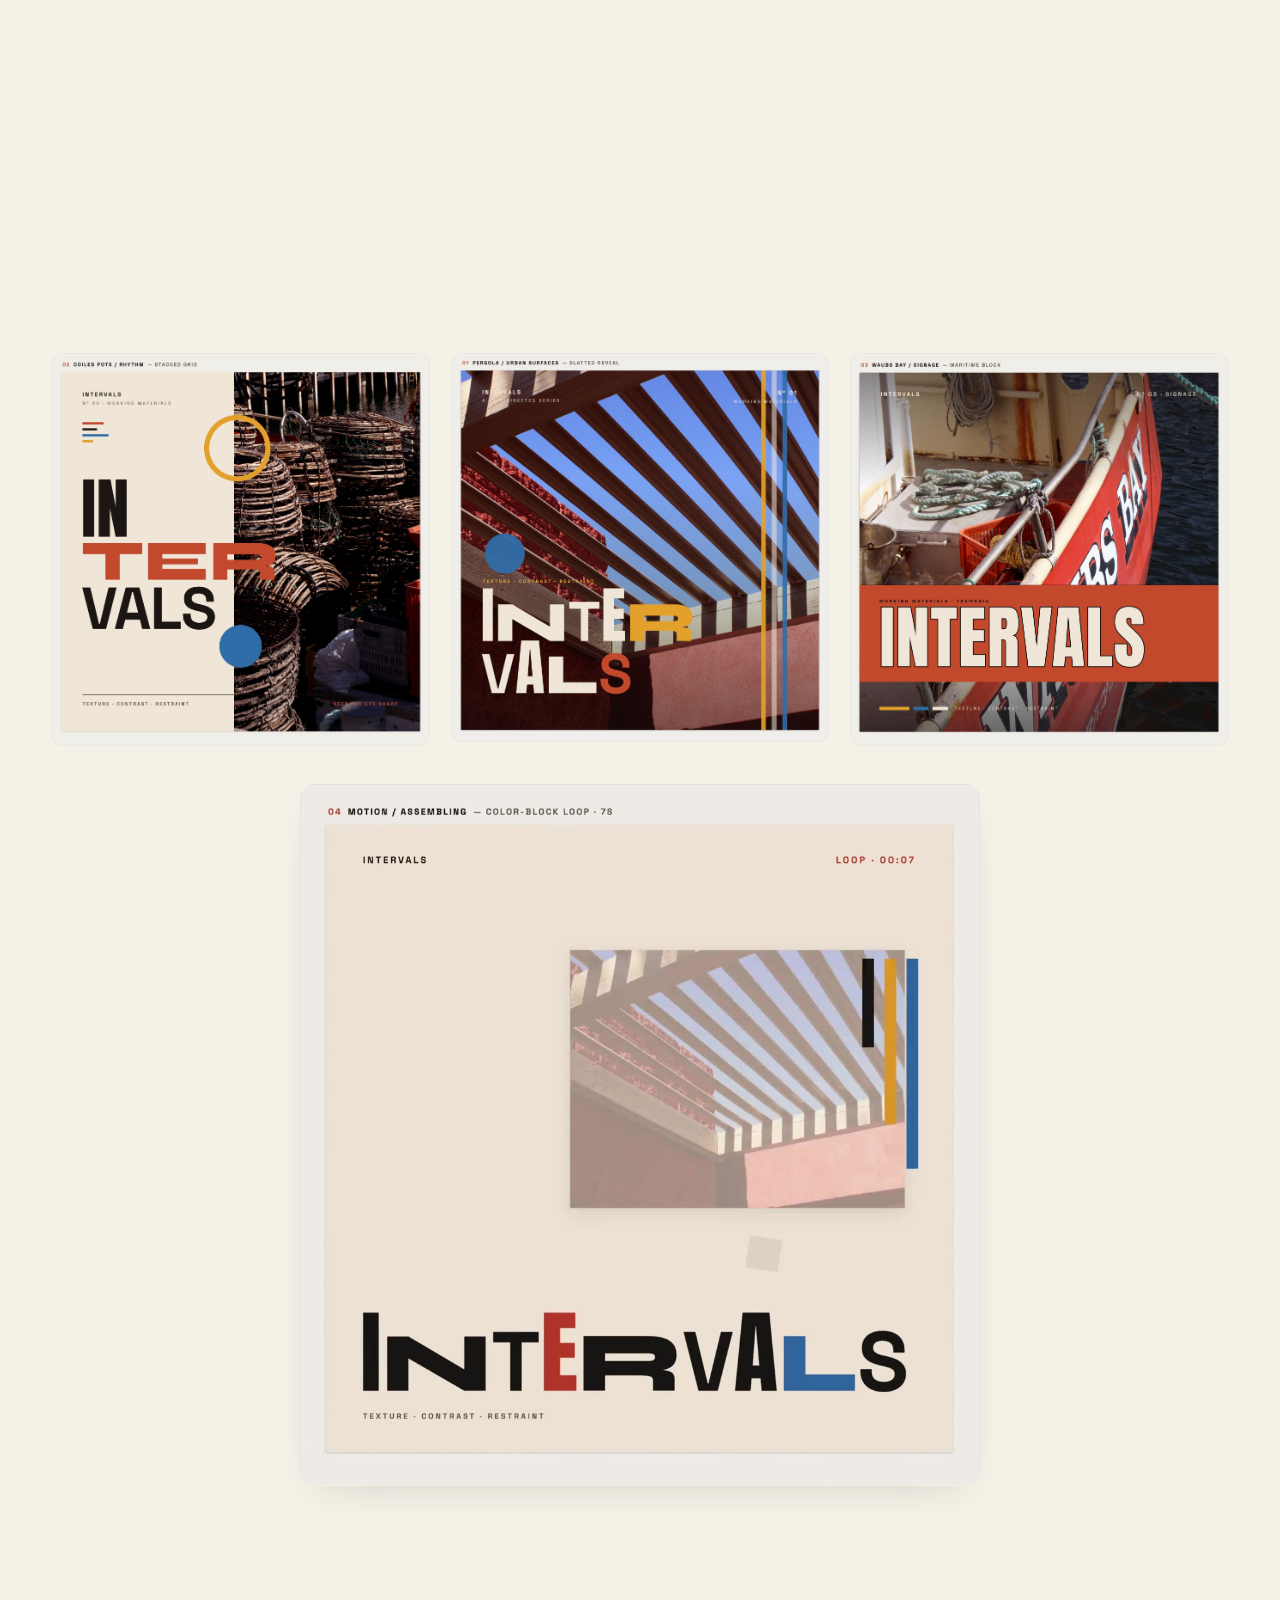
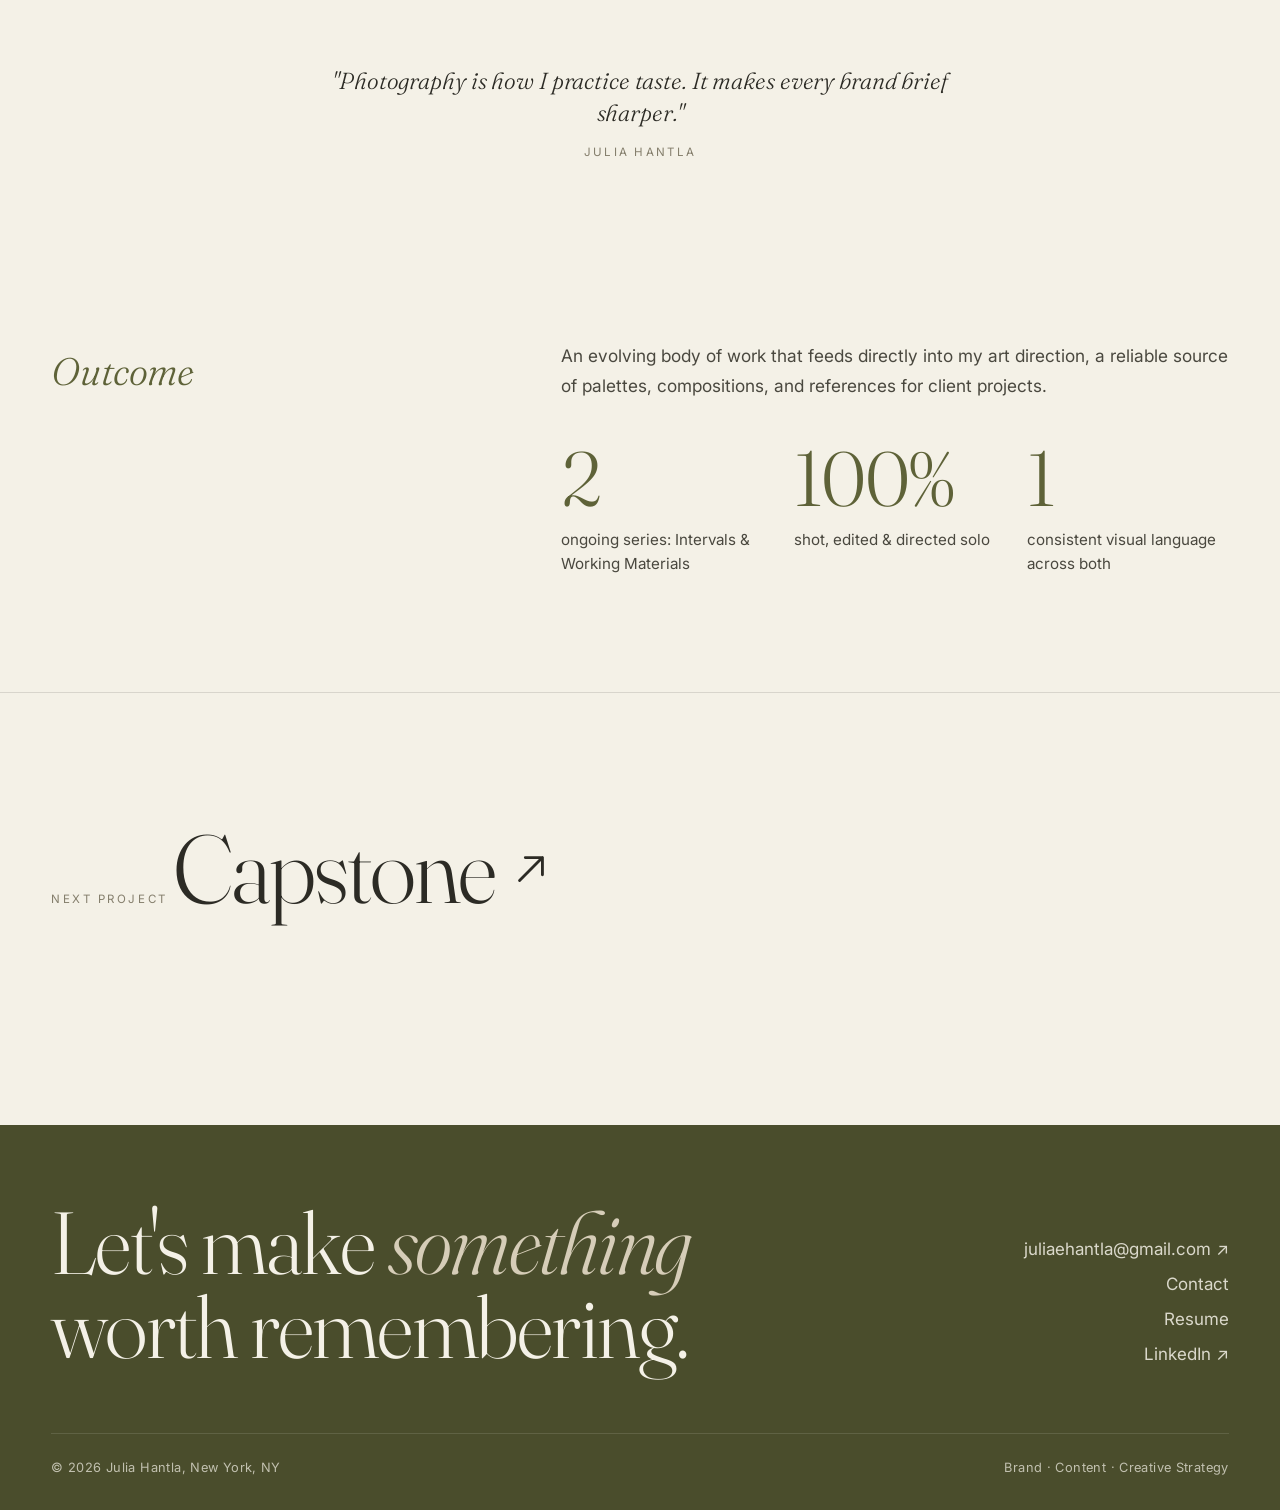
<file: projects/intervals.html>
<!DOCTYPE html>
<html lang="en">
<head>
<meta charset="UTF-8">
<meta name="viewport" content="width=device-width, initial-scale=1.0">
<title>Intervals · Photography · Julia Hantla</title>
<meta name="description" content="Intervals, a photography and art direction series exploring material, light, and the spaces in between.">
<link rel="preconnect" href="https://fonts.googleapis.com">
<link rel="preconnect" href="https://fonts.gstatic.com" crossorigin>
<link href="https://fonts.googleapis.com/css2?family=Fraunces:ital,opsz,wght@0,9..144,300..600;1,9..144,300..600&family=Inter:wght@400;500;600&display=swap" rel="stylesheet">
<link rel="stylesheet" href="../assets/css/style.css">
</head>
<body>

<nav class="nav">
  <div class="nav__inner">
    <a href="../index.html" class="nav__brand">Julia <b>Hantla</b></a>
    <div class="nav__links">
      <a href="../index.html" class="nav__link">Projects</a>
      <a href="../about.html" class="nav__link">About</a>
      <a href="../index.html#clients" class="nav__link">Clients</a>
      <a href="../Julia_Hantla_Resume.pdf" class="nav__link" target="_blank" rel="noopener">Resume</a>
      <a href="../contact.html" class="nav__link nav__cta btn" data-magnetic="0.3"><span>Contact</span></a>
    </div>
    <button class="nav__burger" aria-label="Menu"><span></span><span></span><span></span></button>
  </div>
</nav>
<div class="menu">
  <a href="../index.html" class="menu__link">Projects</a>
  <a href="../about.html" class="menu__link">About</a>
  <a href="../index.html#clients" class="menu__link">Clients</a>
  <a href="../Julia_Hantla_Resume.pdf" class="menu__link" target="_blank" rel="noopener">Resume</a>
  <a href="../contact.html" class="menu__link">Contact</a>
  <div class="menu__meta"><span>New York, NY</span><span>juliaehantla@gmail.com</span></div>
</div>

<header class="proj-hero wrap">
  <div class="proj-hero__meta line-mask"><span>01 · Photography &amp; Editorial</span></div>
  <h1 class="line-mask d1"><span>Intervals</span></h1>
  <p class="proj-hero__sub" data-reveal data-reveal-delay="2">
    A self-directed photo series on material, light, and the spaces in between, growing into an
    editorial piece where the photography meets type, color, and motion.
  </p>
</header>

<section class="wrap">
  <div class="proj-cover" data-reveal>
    <img src="../assets/img/projects/Photography.Intervals.2.jpg" alt="Intervals photography series">
  </div>
</section>

<section class="wrap" style="margin-top:clamp(2.5rem,5vw,4rem)">
  <div class="meta-row" data-reveal>
    <div class="m"><div class="k">Role</div><div class="v">Photographer · Art Director</div></div>
    <div class="m"><div class="k">Timeline</div><div class="v">Ongoing</div></div>
    <div class="m"><div class="k">Discipline</div><div class="v">Photography · Editorial</div></div>
    <div class="m"><div class="k">Deliverables</div><div class="v">Photo series · Editorial · Motion</div></div>
  </div>
</section>

<section class="section wrap" style="padding-bottom:clamp(1.5rem,3vw,2.5rem)">
  <div class="block" data-reveal>
    <p class="block__label">Overview</p>
    <div class="block__body">
      <p>Intervals is where I keep my eye sharp. It's a self-directed series about texture and
        composition: working materials, urban surfaces, and the pauses between subjects.</p>
      <p>Lately it's grown past single frames. I've started treating the series as an editorial
        piece, layering type, color blocking, and motion over the photographs to see how far the
        work can stretch. It's one project with two halves: the photography, and the editorial it's
        becoming.</p>
    </div>
  </div>
</section>

<!-- MOODBOARD -->
<section class="wrap moodboard-wrap">
  <div class="moodboard-cap" data-reveal>
    <p class="kicker">From the series</p>
    <span>Texture · Light · Frame</span>
  </div>
  <div class="moodboard">
    <figure class="mb-slot mb-1" data-reveal><span class="mb"><img src="../assets/img/projects/Photography.Intervals.1.jpg" alt="Intervals frame" loading="lazy"></span></figure>
    <figure class="mb-slot mb-2" data-reveal data-reveal-delay="1"><span class="mb"><img src="../assets/img/projects/Photography.Working.Materials.1.jpg" alt="Working materials" loading="lazy"></span></figure>
    <figure class="mb-slot mb-3" data-reveal data-reveal-delay="2"><span class="mb"><img src="../assets/img/projects/Photography.Intervals.3.jpg" alt="Intervals frame" loading="lazy"></span></figure>
    <figure class="mb-slot mb-4" data-reveal data-reveal-delay="3"><span class="mb"><img src="../assets/img/projects/Photography.Working.Materials.2.jpg" alt="Working materials" loading="lazy"></span></figure>
  </div>
</section>

<section class="section wrap" style="padding-top:clamp(2rem,4vw,3.5rem)">
  <div class="split">
    <div data-reveal>
      <p class="kicker">The Challenge</p>
      <h2 class="display" style="font-size:clamp(1.8rem,4vw,3rem);margin-bottom:1rem">Find the frame in the everyday.</h2>
      <p class="lede">No set, no brief, just the discipline of noticing. The goal was a series that holds
        together as a body of work: consistent in tone, varied in subject.</p>
      <p class="lede" style="margin-top:1.2rem"><strong style="color:var(--olive)">My role:</strong>
        Everything: concept, shooting, editing, sequencing, and the color treatment that ties it together.</p>
    </div>
    <div class="media-frame media-frame--ar" data-reveal data-reveal-delay="1" data-parallax="0.06">
      <img src="../assets/img/projects/Photography.Intervals.1.jpg" alt="Intervals frame">
    </div>
  </div>
</section>

<section class="section wrap">
  <div class="block" data-reveal>
    <p class="block__label">Creative Process</p>
    <div class="block__body">
      <div class="steps">
        <div class="step"><div class="step__n">01</div><div><div class="step__t">Look</div><div class="step__d">Collect references and chase a mood: texture, contrast, and restraint.</div></div></div>
        <div class="step"><div class="step__n">02</div><div><div class="step__t">Shoot</div><div class="step__d">Work fast and intuitively, then return to subjects to build a series, not just shots.</div></div></div>
        <div class="step"><div class="step__n">03</div><div><div class="step__t">Edit</div><div class="step__d">Develop a consistent color treatment so the frames feel like one conversation.</div></div></div>
        <div class="step"><div class="step__n">04</div><div><div class="step__t">Sequence</div><div class="step__d">Order the work for rhythm, the same instinct I bring to a feed or a spread.</div></div></div>
      </div>
    </div>
  </div>
</section>

<section class="section wrap">
  <p class="kicker" data-reveal>Gallery</p>
  <div class="gallery" data-reveal>
    <div class="g"><img src="../assets/img/projects/Photography.Working.Materials.1.jpg" alt="Working materials" loading="lazy"></div>
    <div class="g"><img src="../assets/img/projects/Photography.Intervals.3.jpg" alt="Intervals frame" loading="lazy"></div>
    <div class="g"><img src="../assets/img/projects/Photography.Working.Materials.2.jpg" alt="Working materials" loading="lazy"></div>
    <div class="g"><img src="../assets/img/projects/Photography.Working.Materials.3.jpg" alt="Working materials" loading="lazy"></div>
  </div>
</section>

<!-- EDITORIAL EXPLORATION -->
<section class="section wrap" id="editorial">
  <div class="grid-head">
    <h2 data-reveal>Intervals, becoming an editorial.</h2>
    <p data-reveal data-reveal-delay="1">In progress, layering type, color blocking, and motion over the photography for an editorial piece in the works. Click to look closer.</p>
  </div>
  <div class="set-grid">
    <div class="s" data-reveal><img src="../assets/img/projects/intervals101.jpeg" alt="Intervals editorial type study" loading="lazy"></div>
    <div class="s" data-reveal data-reveal-delay="1"><img src="../assets/img/projects/intervals100.jpeg" alt="Intervals editorial type study" loading="lazy"></div>
    <div class="s" data-reveal data-reveal-delay="2"><img src="../assets/img/projects/intervals102.jpeg" alt="Intervals editorial type study" loading="lazy"></div>
  </div>
  <div class="motion-feature" data-reveal>
    <video src="../assets/img/projects/intervals.motion.mp4" poster="../assets/img/projects/intervals.motion.poster.jpg" autoplay muted loop playsinline preload="metadata" aria-label="Intervals editorial motion loop"></video>
  </div>
</section>

<section class="section wrap section--tight">
  <div class="quote" data-reveal>
    <p>"Photography is how I <em>practice taste</em>. It makes every brand brief sharper."</p>
    <span class="cite">Julia Hantla</span>
  </div>
</section>

<section class="section wrap">
  <div class="block" data-reveal>
    <p class="block__label">Outcome</p>
    <div class="block__body">
      <p style="margin-bottom:2.5rem">An evolving body of work that feeds directly into my art direction,
        a reliable source of palettes, compositions, and references for client projects.</p>
      <div class="metrics">
        <div class="metric"><div class="n"><span data-count="2">0</span></div><div class="l">ongoing series: Intervals &amp; Working Materials</div></div>
        <div class="metric"><div class="n"><span data-count="100" data-suffix="%">0</span></div><div class="l">shot, edited &amp; directed solo</div></div>
        <div class="metric"><div class="n"><span data-count="1">0</span></div><div class="l">consistent visual language across both</div></div>
      </div>
    </div>
  </div>
</section>

<a class="next-proj wrap" href="capstone.html">
  <span class="k">Next Project</span>
  <span class="t" data-reveal>Capstone
    <svg width="40" height="40" viewBox="0 0 14 14" fill="none"><path d="M3 11L11 3M11 3H5M11 3V9" stroke="currentColor" stroke-width="1" stroke-linecap="round" stroke-linejoin="round"/></svg>
  </span>
</a>

<footer class="footer">
  <div class="wrap">
    <div class="footer__top">
      <div class="footer__big">Let's make <em>something</em><br>worth remembering.</div>
      <div class="footer__links">
        <a href="mailto:juliaehantla@gmail.com">juliaehantla@gmail.com ↗</a>
        <a href="../contact.html">Contact</a>
        <a href="../Julia_Hantla_Resume.pdf" target="_blank" rel="noopener">Resume</a>
        <a href="#" target="_blank" rel="noopener">LinkedIn ↗</a>
      </div>
    </div>
    <div class="footer__bot">
      <span>© <span data-year></span> Julia Hantla, New York, NY</span>
      <span>Brand · Content · Creative Strategy</span>
    </div>
  </div>
</footer>

<script src="../assets/js/main.js"></script>
</body>
</html>
</file>
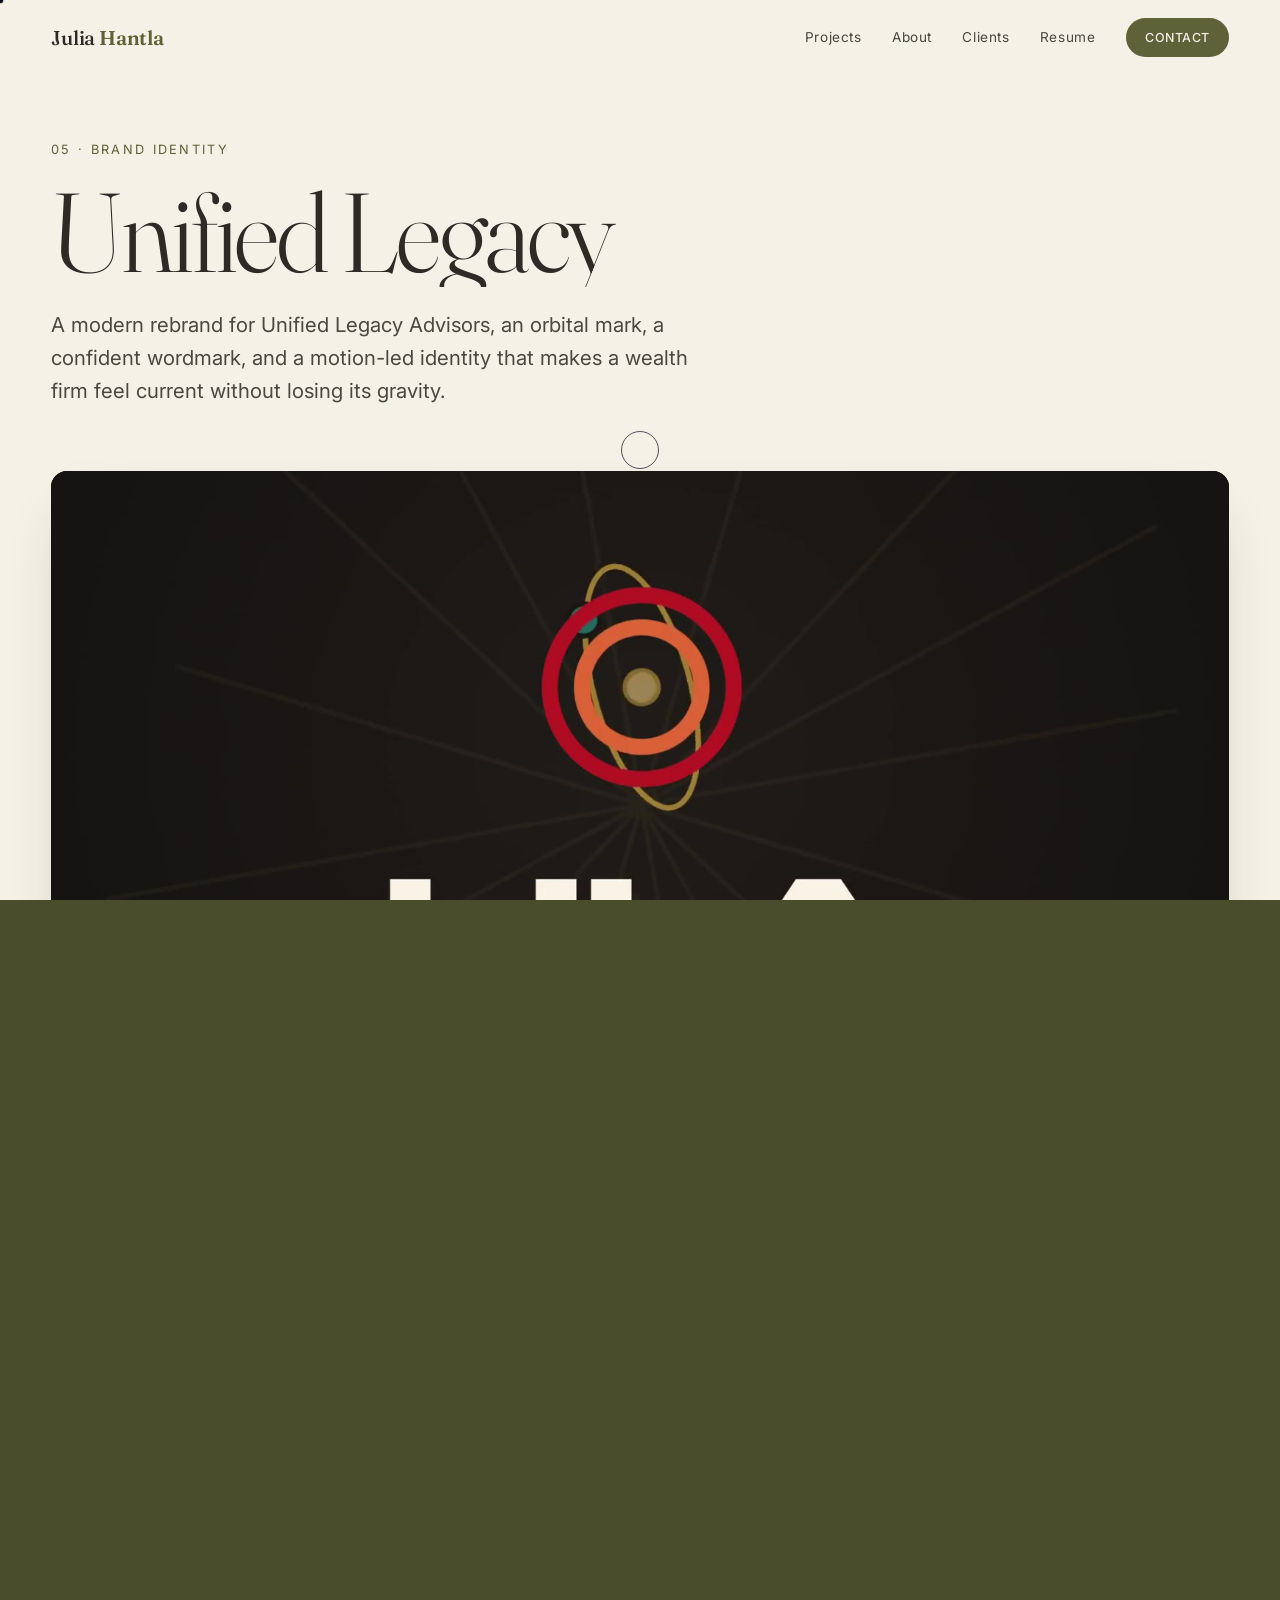
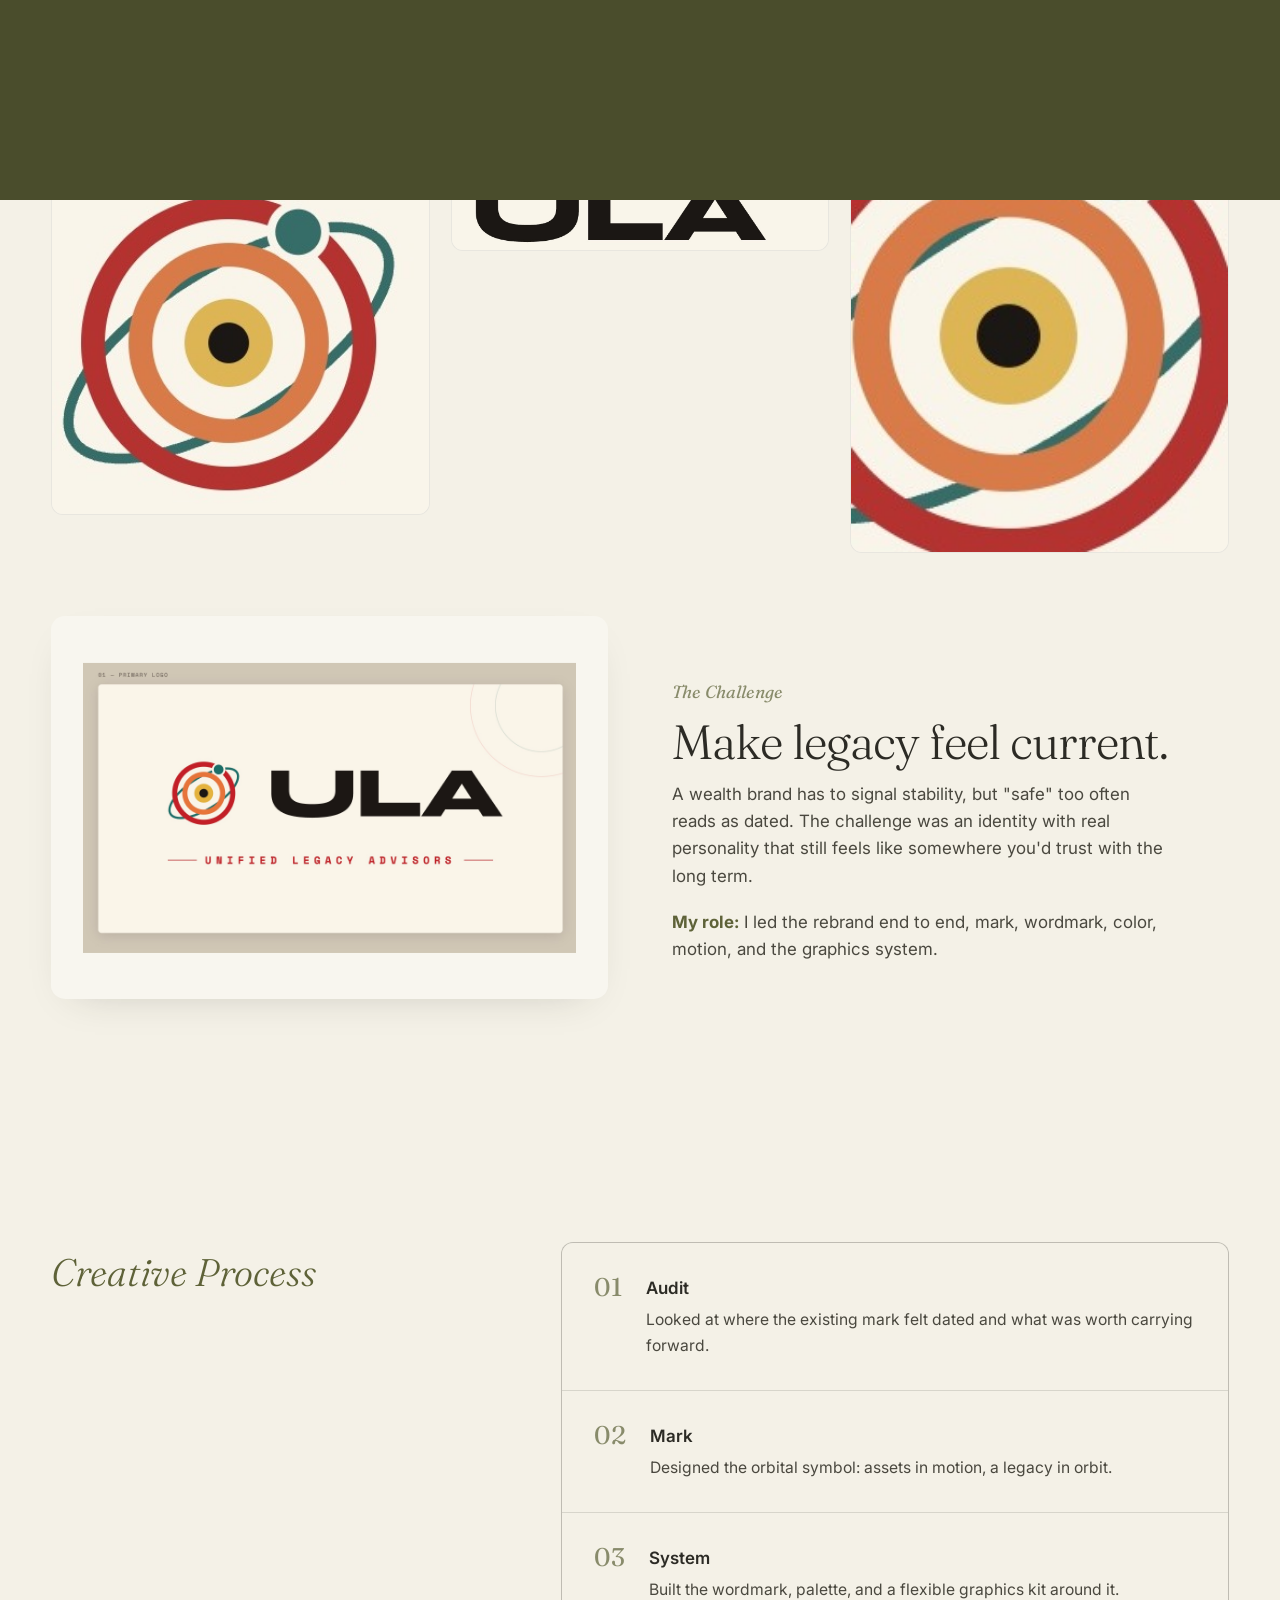
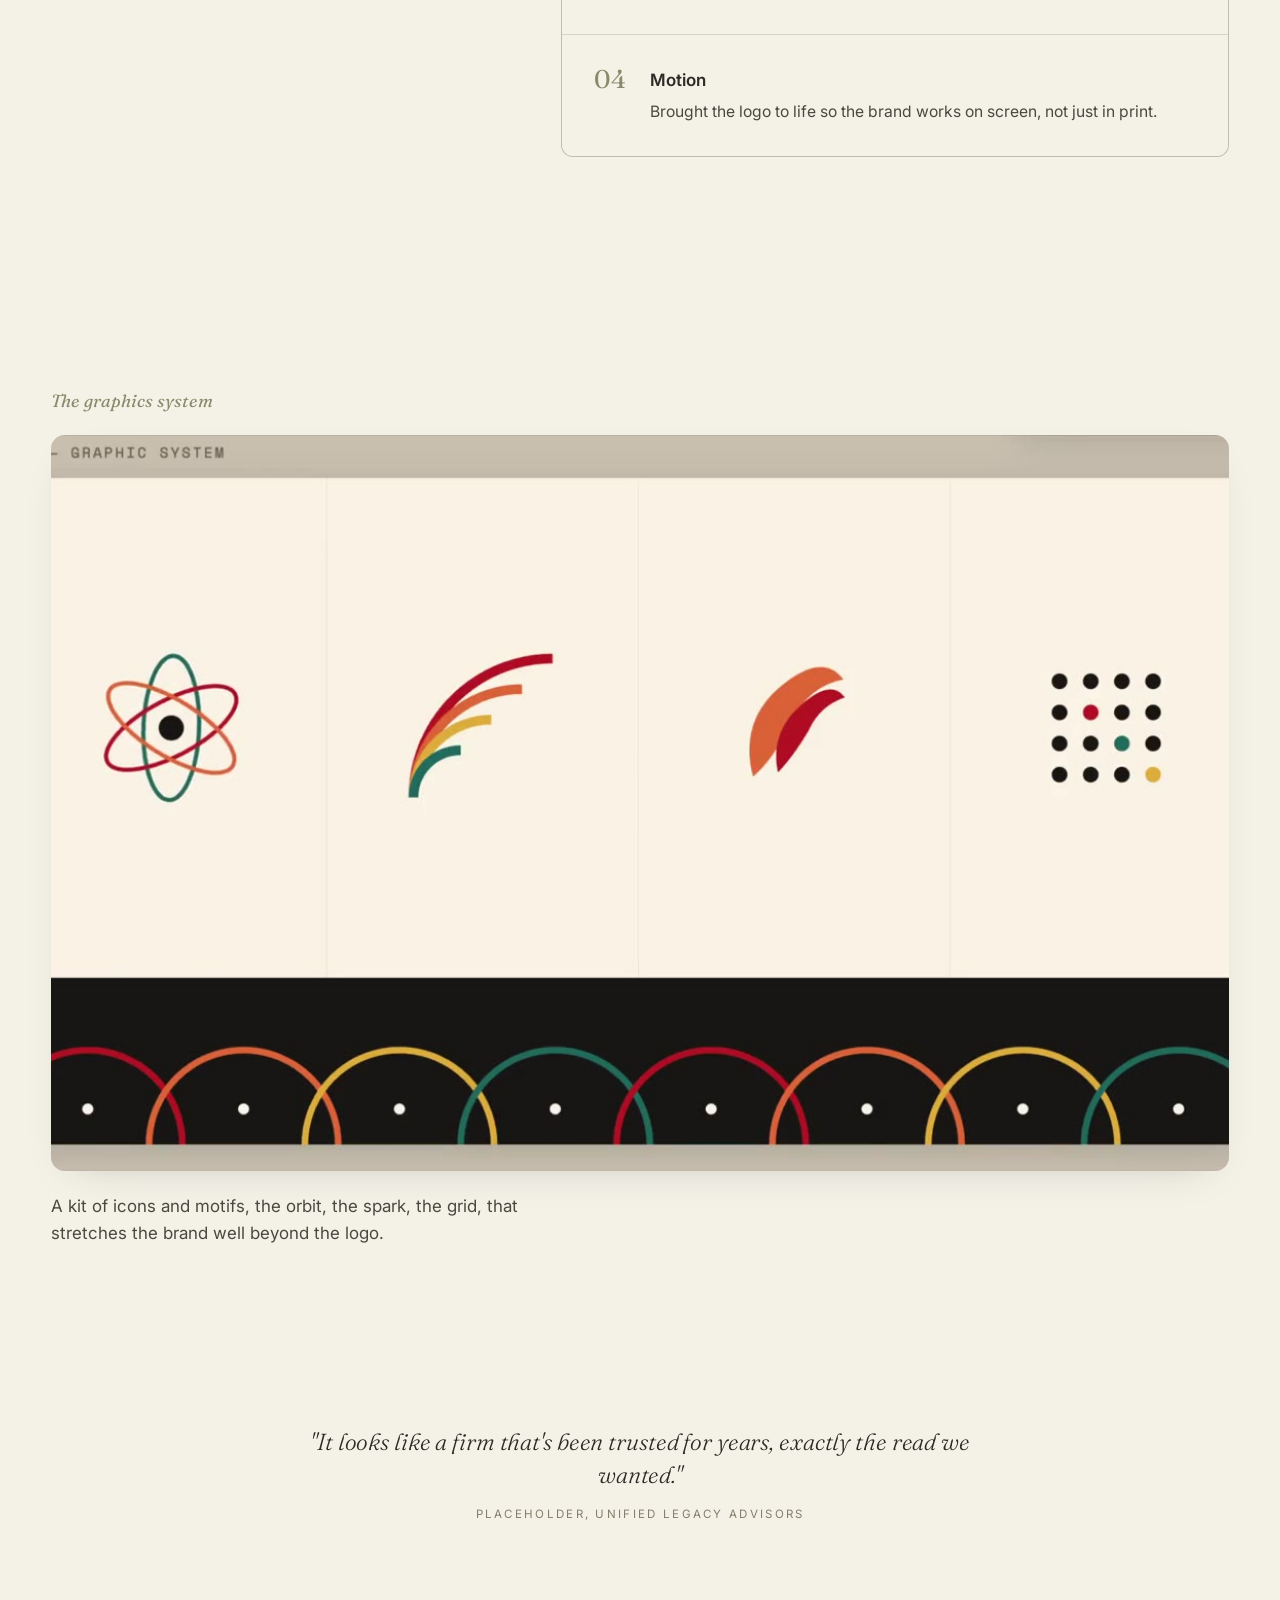
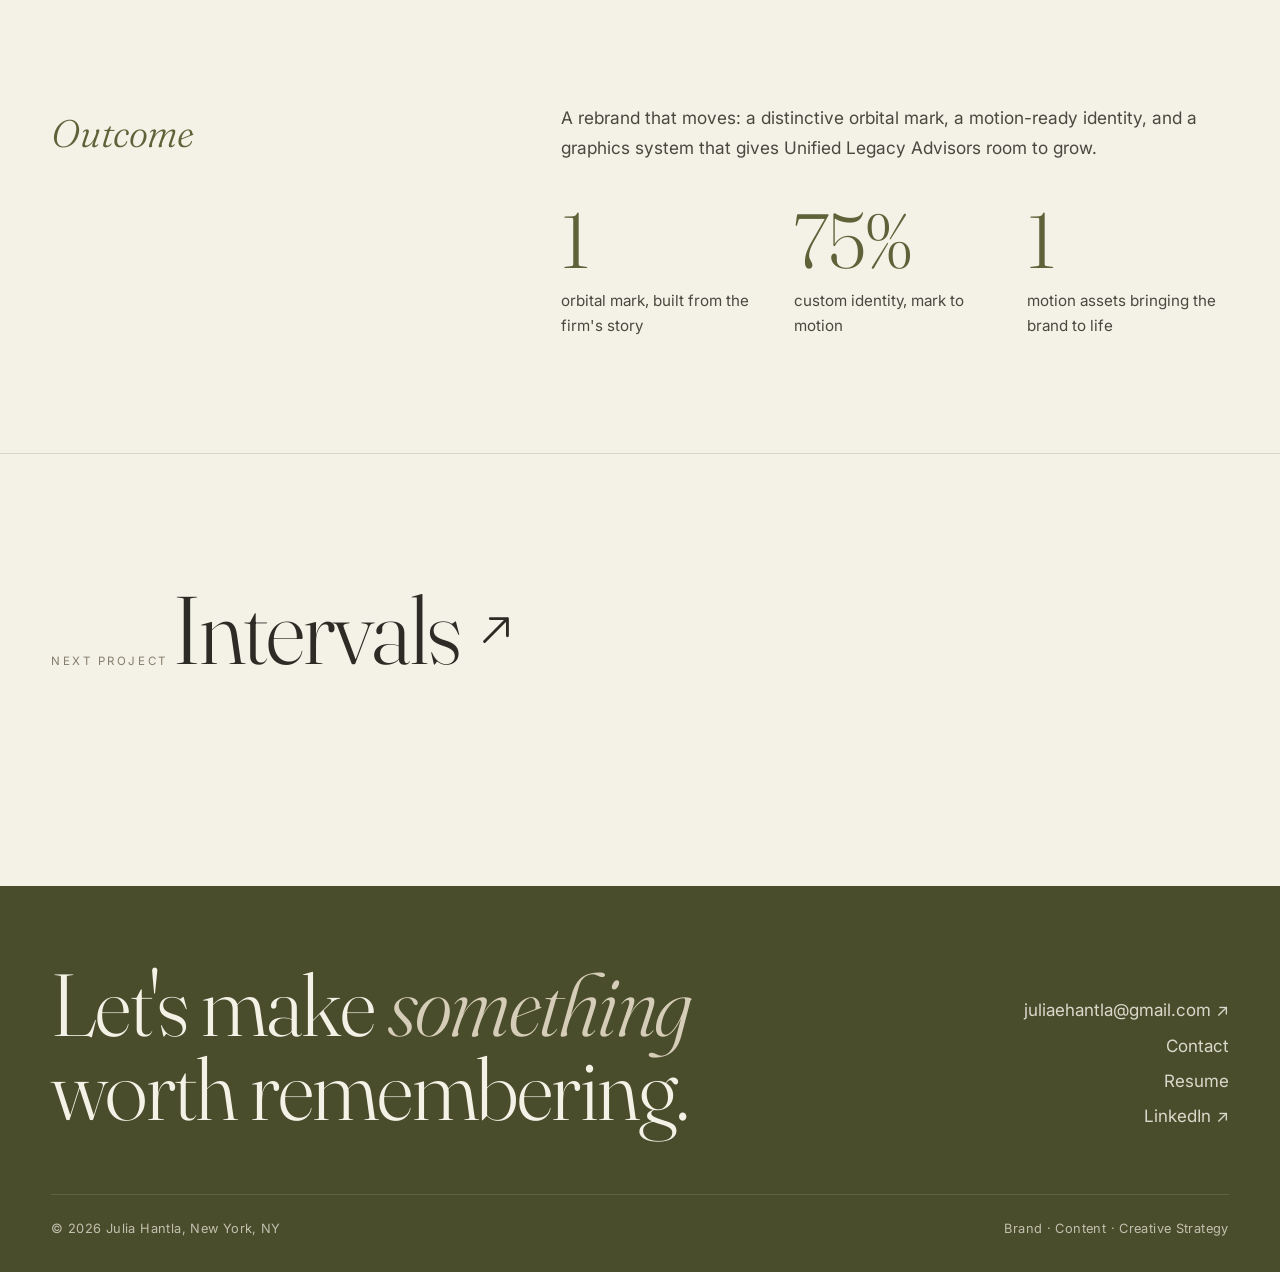
<file: projects/unified-legacy.html>
<!DOCTYPE html>
<html lang="en">
<head>
<meta charset="UTF-8">
<meta name="viewport" content="width=device-width, initial-scale=1.0">
<title>Unified Legacy Advisors · Brand Identity · Julia Hantla</title>
<meta name="description" content="Brand identity and print system for Unified Legacy Advisors, trust, clarity, and quiet confidence.">
<link rel="preconnect" href="https://fonts.googleapis.com">
<link rel="preconnect" href="https://fonts.gstatic.com" crossorigin>
<link href="https://fonts.googleapis.com/css2?family=Fraunces:ital,opsz,wght@0,9..144,300..600;1,9..144,300..600&family=Inter:wght@400;500;600&display=swap" rel="stylesheet">
<link rel="stylesheet" href="../assets/css/style.css">
</head>
<body>

<nav class="nav">
  <div class="nav__inner">
    <a href="../index.html" class="nav__brand">Julia <b>Hantla</b></a>
    <div class="nav__links">
      <a href="../index.html" class="nav__link">Projects</a>
      <a href="../about.html" class="nav__link">About</a>
      <a href="../index.html#clients" class="nav__link">Clients</a>
      <a href="../Julia_Hantla_Resume.pdf" class="nav__link" target="_blank" rel="noopener">Resume</a>
      <a href="../contact.html" class="nav__link nav__cta btn" data-magnetic="0.3"><span>Contact</span></a>
    </div>
    <button class="nav__burger" aria-label="Menu"><span></span><span></span><span></span></button>
  </div>
</nav>
<div class="menu">
  <a href="../index.html" class="menu__link">Projects</a>
  <a href="../about.html" class="menu__link">About</a>
  <a href="../index.html#clients" class="menu__link">Clients</a>
  <a href="../Julia_Hantla_Resume.pdf" class="menu__link" target="_blank" rel="noopener">Resume</a>
  <a href="../contact.html" class="menu__link">Contact</a>
  <div class="menu__meta"><span>New York, NY</span><span>juliaehantla@gmail.com</span></div>
</div>

<header class="proj-hero wrap">
  <div class="proj-hero__meta line-mask"><span>05 · Brand Identity</span></div>
  <h1 class="line-mask d1"><span>Unified Legacy</span></h1>
  <p class="proj-hero__sub" data-reveal data-reveal-delay="2">
    A modern rebrand for Unified Legacy Advisors, an orbital mark, a confident wordmark, and a
    motion-led identity that makes a wealth firm feel current without losing its gravity.
  </p>
</header>

<section class="wrap">
  <div class="proj-cover" data-reveal style="background:#1a1813">
    <video src="../assets/img/projects/ula.header.mp4" poster="../assets/img/projects/ula.header.poster.jpg" autoplay muted loop playsinline preload="metadata" aria-label="Unified Legacy Advisors animated logo"></video>
  </div>
</section>

<section class="wrap" style="margin-top:clamp(2.5rem,5vw,4rem)">
  <div class="meta-row" data-reveal>
    <div class="m"><div class="k">Role</div><div class="v">Brand &amp; Identity Designer</div></div>
    <div class="m"><div class="k">Timeline</div><div class="v">2024</div></div>
    <div class="m"><div class="k">Discipline</div><div class="v">Identity · Motion</div></div>
    <div class="m"><div class="k">Deliverables</div><div class="v">Logo · Motion · Graphics System</div></div>
  </div>
</section>

<section class="section wrap" style="padding-bottom:clamp(1.5rem,3vw,2.5rem)">
  <div class="block" data-reveal>
    <p class="block__label">Overview</p>
    <div class="block__body">
      <p>Unified Legacy Advisors is a wealth firm built on the long game, so the rebrand had to feel
        both established and alive. I rethought the identity from the mark out: an orbital symbol for
        assets kept in steady motion, a bold geometric wordmark, and a warm, confident palette.</p>
      <p>Then I gave it movement, an animated logo and a graphics system, so the brand reads as current
        on a screen as it does on paper.</p>
    </div>
  </div>
</section>

<!-- IDENTITY -->
<section class="wrap moodboard-wrap">
  <div class="moodboard-cap" data-reveal>
    <p class="kicker">Inside the identity</p>
    <span>Mark · Type · Detail</span>
  </div>
  <div class="set-grid">
    <div class="s" data-reveal><img src="../assets/img/projects/ula.mark.jpg" alt="ULA orbital mark" loading="lazy"></div>
    <div class="s" data-reveal data-reveal-delay="1"><img src="../assets/img/projects/ula.wordmark.jpg" alt="ULA wordmark" loading="lazy"></div>
    <div class="s" data-reveal data-reveal-delay="2"><img src="../assets/img/projects/ula.orbit.jpg" alt="Mark detail" loading="lazy"></div>
  </div>
</section>

<section class="section wrap" style="padding-top:clamp(2rem,4vw,3.5rem)">
  <div class="split">
    <div class="media-frame" data-reveal data-parallax="0.06" style="aspect-ratio:16/11;background:var(--cream-card);display:grid;place-items:center;padding:clamp(1rem,3vw,2rem)">
      <img src="../assets/img/projects/ula100.jpeg" alt="ULA primary logo lockup" style="width:100%;height:auto;object-fit:contain">
    </div>
    <div data-reveal data-reveal-delay="1">
      <p class="kicker">The Challenge</p>
      <h2 class="display" style="font-size:clamp(1.8rem,4vw,3rem);margin-bottom:1rem">Make legacy feel current.</h2>
      <p class="lede">A wealth brand has to signal stability, but "safe" too often reads as dated. The
        challenge was an identity with real personality that still feels like somewhere you'd trust
        with the long term.</p>
      <p class="lede" style="margin-top:1.2rem"><strong style="color:var(--olive)">My role:</strong>
        I led the rebrand end to end, mark, wordmark, color, motion, and the graphics system.</p>
    </div>
  </div>
</section>

<section class="section wrap">
  <div class="block" data-reveal>
    <p class="block__label">Creative Process</p>
    <div class="block__body">
      <div class="steps">
        <div class="step"><div class="step__n">01</div><div><div class="step__t">Audit</div><div class="step__d">Looked at where the existing mark felt dated and what was worth carrying forward.</div></div></div>
        <div class="step"><div class="step__n">02</div><div><div class="step__t">Mark</div><div class="step__d">Designed the orbital symbol: assets in motion, a legacy in orbit.</div></div></div>
        <div class="step"><div class="step__n">03</div><div><div class="step__t">System</div><div class="step__d">Built the wordmark, palette, and a flexible graphics kit around it.</div></div></div>
        <div class="step"><div class="step__n">04</div><div><div class="step__t">Motion</div><div class="step__d">Brought the logo to life so the brand works on screen, not just in print.</div></div></div>
      </div>
    </div>
  </div>
</section>

<section class="section wrap">
  <p class="kicker" data-reveal>The graphics system</p>
  <div class="media-frame media-frame--ar-wide" data-reveal style="margin-top:1.2rem">
    <video src="../assets/img/projects/ula.graphics.mp4" poster="../assets/img/projects/ula.graphics.poster.jpg" autoplay muted loop playsinline preload="metadata" aria-label="ULA graphics system"></video>
  </div>
  <p class="lede" style="margin-top:1.4rem;max-width:48ch" data-reveal>A kit of icons and motifs, the orbit, the spark, the grid, that stretches the brand well beyond the logo.</p>
</section>

<section class="section wrap section--tight">
  <div class="quote" data-reveal>
    <p>"It looks like a firm that's been <em>trusted for years</em>, exactly the read we wanted."</p>
    <span class="cite">Placeholder, Unified Legacy Advisors</span>
  </div>
</section>

<section class="section wrap">
  <div class="block" data-reveal>
    <p class="block__label">Outcome</p>
    <div class="block__body">
      <p style="margin-bottom:2.5rem">A rebrand that moves: a distinctive orbital mark, a motion-ready
        identity, and a graphics system that gives Unified Legacy Advisors room to grow.</p>
      <div class="metrics">
        <div class="metric"><div class="n"><span data-count="1">0</span></div><div class="l">orbital mark, built from the firm's story</div></div>
        <div class="metric"><div class="n"><span data-count="100" data-suffix="%">0</span></div><div class="l">custom identity, mark to motion</div></div>
        <div class="metric"><div class="n"><span data-count="2">0</span></div><div class="l">motion assets bringing the brand to life</div></div>
      </div>
    </div>
  </div>
</section>

<a class="next-proj wrap" href="intervals.html">
  <span class="k">Next Project</span>
  <span class="t" data-reveal>Intervals
    <svg width="40" height="40" viewBox="0 0 14 14" fill="none"><path d="M3 11L11 3M11 3H5M11 3V9" stroke="currentColor" stroke-width="1" stroke-linecap="round" stroke-linejoin="round"/></svg>
  </span>
</a>

<footer class="footer">
  <div class="wrap">
    <div class="footer__top">
      <div class="footer__big">Let's make <em>something</em><br>worth remembering.</div>
      <div class="footer__links">
        <a href="mailto:juliaehantla@gmail.com">juliaehantla@gmail.com ↗</a>
        <a href="../contact.html">Contact</a>
        <a href="../Julia_Hantla_Resume.pdf" target="_blank" rel="noopener">Resume</a>
        <a href="#" target="_blank" rel="noopener">LinkedIn ↗</a>
      </div>
    </div>
    <div class="footer__bot">
      <span>© <span data-year></span> Julia Hantla, New York, NY</span>
      <span>Brand · Content · Creative Strategy</span>
    </div>
  </div>
</footer>

<script src="../assets/js/main.js"></script>
</body>
</html>
</file>
<file: assets/css/style.css>
/* =========================================================================
   Julia Hantla — Portfolio
   Design system: warm editorial. Cream · olive · charcoal · sage · slate-blue
   ========================================================================= */

/* ----------------------------- Tokens ---------------------------------- */
:root {
  /* Surfaces */
  --cream:        #F4F1E7;
  --cream-deep:   #ECE7D9;
  --cream-card:   #F8F6EF;
  --paper:        #FBFAF4;

  /* Ink */
  --charcoal:     #2C2B25;
  --charcoal-soft:#4A483F;
  --muted:        #847E6C;

  /* Greens */
  --olive:        #5E6238;
  --olive-deep:   #4A4D2C;
  --sage:         #888B6B;
  --sage-soft:    #A7AA8C;

  /* Cool accent (the requested grey-blues) */
  --slate:        #6E8087;
  --slate-soft:   #97A6AB;

  /* Warm accent */
  --taupe:        #B3A88E;
  --taupe-soft:   #D6CDB8;

  /* Lines + utility */
  --line:         rgba(44,43,37,0.14);
  --line-soft:    rgba(44,43,37,0.08);
  --shadow:       0 24px 60px -28px rgba(44,43,37,0.30);
  --shadow-soft:  0 14px 40px -24px rgba(44,43,37,0.25);

  /* Type */
  --serif: "Fraunces", "Times New Roman", serif;
  --sans:  "Inter", -apple-system, BlinkMacSystemFont, "Segoe UI", sans-serif;

  /* Motion */
  --ease:      cubic-bezier(0.22, 1, 0.36, 1);
  --ease-out:  cubic-bezier(0.16, 1, 0.3, 1);
  --dur:       0.6s;

  /* Layout */
  --gutter: clamp(1.25rem, 4vw, 4.5rem);
  --maxw:   1320px;
  --nav-h:  76px;
}

/* ----------------------------- Reset ----------------------------------- */
*, *::before, *::after { box-sizing: border-box; margin: 0; padding: 0; }

html { -webkit-text-size-adjust: 100%; scroll-behavior: smooth; }
@media (prefers-reduced-motion: reduce) { html { scroll-behavior: auto; } }

body {
  font-family: var(--sans);
  background: var(--cream);
  color: var(--charcoal);
  line-height: 1.6;
  font-size: 17px;
  -webkit-font-smoothing: antialiased;
  text-rendering: optimizeLegibility;
  overflow-x: hidden;
}

img, video { max-width: 100%; display: block; }
a { color: inherit; text-decoration: none; }
button { font: inherit; color: inherit; background: none; border: none; cursor: pointer; }
ul { list-style: none; }

::selection { background: var(--olive); color: var(--cream); }

/* ----------------------------- Type scale ------------------------------ */
h1, h2, h3, h4 { font-weight: 600; line-height: 1.04; letter-spacing: -0.01em; }

.display {
  font-family: var(--serif);
  font-weight: 300;
  font-optical-sizing: auto;
  letter-spacing: -0.02em;
  line-height: 0.96;
}

.eyebrow {
  font-family: var(--sans);
  text-transform: uppercase;
  letter-spacing: 0.32em;
  font-size: 0.72rem;
  font-weight: 500;
  color: var(--olive);
}

.serif { font-family: var(--serif); }
.italic { font-style: italic; }

/* ----------------------------- Layout ---------------------------------- */
.wrap { width: 100%; max-width: var(--maxw); margin-inline: auto; padding-inline: var(--gutter); }
.section { padding-block: clamp(4.5rem, 9vw, 9rem); scroll-margin-top: calc(var(--nav-h) + 1.5rem); }
.lede { max-width: 46ch; color: var(--charcoal-soft); font-size: 1.06rem; }

/* ----------------------------- Buttons --------------------------------- */
.btn {
  --bg: var(--olive); --fg: var(--cream);
  position: relative; display: inline-flex; align-items: center; gap: 0.6rem;
  padding: 0.95rem 1.7rem; border-radius: 100px;
  background: var(--bg); color: var(--fg);
  font-size: 0.82rem; font-weight: 500; letter-spacing: 0.06em; text-transform: uppercase;
  overflow: hidden; will-change: transform;
  transition: transform 0.4s var(--ease), box-shadow 0.4s var(--ease);
}
.btn::after {
  content: ""; position: absolute; inset: 0; background: var(--charcoal);
  transform: scaleX(0); transform-origin: right; border-radius: inherit;
  transition: transform 0.5s var(--ease);
}
.btn:hover { box-shadow: var(--shadow-soft); }
.btn:hover::after { transform: scaleX(1); transform-origin: left; }
.btn span, .btn svg { position: relative; z-index: 1; }
.btn svg { transition: transform 0.4s var(--ease); }
.btn:hover svg { transform: translate(3px, -3px); }

.btn--ghost { --bg: transparent; --fg: var(--charcoal); border: 1px solid var(--line); }
.btn--ghost:hover { --fg: var(--cream); }

.link-arrow {
  display: inline-flex; align-items: center; gap: 0.4rem;
  font-family: var(--serif); font-style: italic; font-size: 1.15rem; color: var(--olive);
}
.link-arrow svg { transition: transform 0.4s var(--ease); }
.link-arrow:hover svg { transform: translate(4px, -4px); }

/* ----------------------------- Cursor ---------------------------------- */
.cursor-dot, .cursor-ring {
  position: fixed; top: 0; left: 0; z-index: 9999; pointer-events: none;
  border-radius: 50%; mix-blend-mode: difference; will-change: transform;
}
.cursor-dot  { width: 7px; height: 7px; background: #fff; transform: translate(-50%, -50%); }
.cursor-ring {
  width: 38px; height: 38px; border: 1px solid rgba(255,255,255,0.7);
  transform: translate(-50%, -50%);
  transition: width 0.3s var(--ease), height 0.3s var(--ease), background 0.3s var(--ease), opacity 0.3s;
}
.cursor-ring.is-active { width: 64px; height: 64px; background: rgba(255,255,255,0.12); }
.cursor-ring.is-hidden { opacity: 0; }
body.has-cursor { cursor: none; }
body.has-cursor a, body.has-cursor button { cursor: none; }
@media (hover: none), (pointer: coarse) { .cursor-dot, .cursor-ring { display: none !important; } }

/* ----------------------------- Nav ------------------------------------- */
.nav {
  position: fixed; top: 0; left: 0; right: 0; z-index: 200; height: var(--nav-h);
  display: flex; align-items: center;
  transition: background 0.5s var(--ease), backdrop-filter 0.5s var(--ease), box-shadow 0.5s var(--ease), transform 0.5s var(--ease);
}
.nav.is-scrolled {
  background: rgba(244,241,231,0.82);
  backdrop-filter: blur(14px) saturate(1.1);
  -webkit-backdrop-filter: blur(14px) saturate(1.1);
  box-shadow: 0 1px 0 var(--line-soft);
}
.nav.is-hidden { transform: translateY(-100%); }
.nav__inner { width: 100%; max-width: var(--maxw); margin-inline: auto; padding-inline: var(--gutter);
  display: flex; align-items: center; justify-content: space-between; }
.nav__brand { font-family: var(--serif); font-size: 1.25rem; font-weight: 500; letter-spacing: -0.01em; }
.nav__brand b { color: var(--olive); font-weight: 600; }
.nav__links { display: flex; align-items: center; gap: clamp(1rem, 2.4vw, 2.4rem); }
.nav__link {
  position: relative; font-size: 0.85rem; letter-spacing: 0.04em; padding-block: 0.4rem;
  color: var(--charcoal-soft); transition: color 0.3s var(--ease);
}
.nav__link::after {
  content: ""; position: absolute; left: 0; bottom: 0; width: 100%; height: 1px;
  background: var(--olive); transform: scaleX(0); transform-origin: right;
  transition: transform 0.4s var(--ease);
}
.nav__link:hover, .nav__link.is-current { color: var(--olive); }
.nav__link:hover::after, .nav__link.is-current::after { transform: scaleX(1); transform-origin: left; }
.nav__cta { padding: 0.6rem 1.2rem; font-size: 0.78rem; }
.nav__cta.btn, .nav__cta.btn span { color: var(--cream); }
.nav__cta.btn::after { background: var(--charcoal); }

.nav__burger { display: none; width: 30px; height: 18px; position: relative; }
.nav__burger span { position: absolute; left: 0; width: 100%; height: 1.5px; background: var(--charcoal); transition: transform 0.4s var(--ease), opacity 0.3s; }
.nav__burger span:nth-child(1) { top: 0; }
.nav__burger span:nth-child(2) { top: 50%; transform: translateY(-50%); }
.nav__burger span:nth-child(3) { bottom: 0; }
body.menu-open .nav__burger span:nth-child(1) { top: 50%; transform: translateY(-50%) rotate(45deg); }
body.menu-open .nav__burger span:nth-child(2) { opacity: 0; }
body.menu-open .nav__burger span:nth-child(3) { bottom: 50%; transform: translateY(50%) rotate(-45deg); }

/* Mobile menu overlay */
.menu {
  position: fixed; inset: 0; z-index: 150; background: var(--cream-deep);
  display: flex; flex-direction: column; justify-content: center; padding: var(--gutter);
  clip-path: inset(0 0 100% 0); transition: clip-path 0.7s var(--ease); pointer-events: none;
}
body.menu-open .menu { clip-path: inset(0 0 0% 0); pointer-events: auto; }
.menu__link {
  font-family: var(--serif); font-size: clamp(2.4rem, 11vw, 4rem); font-weight: 300; font-style: italic;
  padding-block: 0.4rem; color: var(--charcoal); opacity: 0; transform: translateY(18px);
  transition: opacity 0.5s var(--ease), transform 0.5s var(--ease), color 0.3s;
}
.menu__link:hover { color: var(--olive); }
body.menu-open .menu__link { opacity: 1; transform: none; }
body.menu-open .menu__link:nth-child(1) { transition-delay: 0.12s; }
body.menu-open .menu__link:nth-child(2) { transition-delay: 0.18s; }
body.menu-open .menu__link:nth-child(3) { transition-delay: 0.24s; }
body.menu-open .menu__link:nth-child(4) { transition-delay: 0.30s; }
body.menu-open .menu__link:nth-child(5) { transition-delay: 0.36s; }
body.menu-open .menu__link:nth-child(6) { transition-delay: 0.42s; }
.menu__meta { margin-top: 2.5rem; display: flex; gap: 1.5rem; flex-wrap: wrap; color: var(--muted); font-size: 0.85rem; opacity: 0; transition: opacity 0.5s 0.5s var(--ease); }
body.menu-open .menu__meta { opacity: 1; }

/* ----------------------------- Page transition ------------------------- */
.page-veil {
  position: fixed; inset: 0; z-index: 9000; background: var(--olive-deep);
  transform: translateY(100%); pointer-events: none;
}
.page-veil.is-in  { animation: veilIn 0.55s var(--ease) forwards; }
.page-veil.is-out { animation: veilOut 0.6s var(--ease) forwards; }
@keyframes veilIn  { from { transform: translateY(100%); } to { transform: translateY(0); } }
@keyframes veilOut { from { transform: translateY(0); } to { transform: translateY(-100%); } }

/* ----------------------------- Reveals --------------------------------- */
[data-reveal] { opacity: 0; transform: translateY(28px); transition: opacity 0.9s var(--ease-out), transform 0.9s var(--ease-out); }
[data-reveal].is-in { opacity: 1; transform: none; }
[data-reveal-delay="1"] { transition-delay: 0.08s; }
[data-reveal-delay="2"] { transition-delay: 0.16s; }
[data-reveal-delay="3"] { transition-delay: 0.24s; }
[data-reveal-delay="4"] { transition-delay: 0.32s; }

.line-mask { display: block; overflow: hidden; padding-block: 0.02em; }
.line-mask > span { display: block; transform: translateY(110%); transition: transform 1s var(--ease-out); }
.line-mask.is-in > span { transform: none; }
.line-mask.d1 > span { transition-delay: 0.08s; }
.line-mask.d2 > span { transition-delay: 0.18s; }
.line-mask.d3 > span { transition-delay: 0.28s; }
.line-mask.d4 > span { transition-delay: 0.38s; }

@media (prefers-reduced-motion: reduce) {
  [data-reveal], .line-mask > span { opacity: 1 !important; transform: none !important; }
}

/* =========================================================================
   HERO
   ========================================================================= */
.hero { position: relative; min-height: 100svh; display: flex; align-items: center; padding-top: var(--nav-h); }
.hero__inner { width: 100%; }
.hero__eyebrow { margin-bottom: clamp(1.2rem, 3vw, 2rem); }
.hero__title { font-family: var(--serif); font-weight: 300; font-size: clamp(3.6rem, 13vw, 11rem);
  line-height: 0.9; letter-spacing: -0.035em; color: var(--olive); }
.hero__title em { font-style: italic; color: var(--charcoal); font-weight: 300; }
.hero__sub { margin-top: clamp(1.5rem, 3.5vw, 2.6rem); max-width: 40ch; font-size: clamp(1rem, 1.5vw, 1.2rem); color: var(--charcoal-soft); }
.hero__cta { margin-top: clamp(1.8rem, 3.5vw, 2.6rem); display: flex; gap: 1rem; align-items: center; flex-wrap: wrap; }
.hero__scroll { position: absolute; bottom: 2rem; left: var(--gutter); display: flex; align-items: center; gap: 0.7rem;
  font-size: 0.72rem; letter-spacing: 0.2em; text-transform: uppercase; color: var(--muted); }
.hero__scroll .ln { width: 46px; height: 1px; background: var(--muted); position: relative; overflow: hidden; }
.hero__scroll .ln::after { content: ""; position: absolute; inset: 0; background: var(--olive); animation: scrollLn 2.4s var(--ease) infinite; }
@keyframes scrollLn { 0% { transform: translateX(-100%);} 50%{transform: translateX(0);} 100%{transform: translateX(100%);} }

/* tiny floating tags around hero */
.hero__tags { position: absolute; inset: 0; pointer-events: none; }

/* =========================================================================
   PROJECT GRID (home)
   ========================================================================= */
.grid-head { display: flex; justify-content: space-between; align-items: flex-end; gap: 2rem; flex-wrap: wrap; margin-bottom: clamp(2rem, 4vw, 3.5rem); }
.grid-head h2 { font-family: var(--serif); font-weight: 300; font-size: clamp(2rem, 5vw, 3.4rem); letter-spacing: -0.02em; }
.grid-head p { max-width: 30ch; color: var(--muted); font-size: 0.95rem; }

.tile-grid {
  column-count: 3;
  column-gap: clamp(0.7rem, 1.3vw, 1.1rem);
}

.tile {
  position: relative; border-radius: 14px; overflow: hidden;
  background: var(--cream-card);
  break-inside: avoid;
  margin-bottom: clamp(0.7rem, 1.3vw, 1.1rem);
  display: block; width: 100%;
  -webkit-column-break-inside: avoid;
}

/* project tiles — full-bleed image, no border */
.tile--project { aspect-ratio: 4 / 4.4; cursor: pointer; color: inherit; text-decoration: none; }
.tile--project.tile--feature { aspect-ratio: 4 / 6; }   /* featured = taller / bigger */
.tile--project .tile__media { position: absolute; inset: 0; }
.tile--project .tile__media img,
.tile--project .tile__media video { width: 100%; height: 100%; object-fit: cover; object-position: center; transition: transform 1.1s var(--ease); }
.tile--project:hover .tile__media img,
.tile--project:hover .tile__media video { transform: scale(1.05); }
.tile__media::after { content: ""; position: absolute; inset: 0; background: linear-gradient(to top, rgba(34,33,27,0.68) 0%, rgba(34,33,27,0.10) 48%, transparent 72%); transition: opacity 0.5s; }

.tile__body { position: absolute; left: 0; right: 0; bottom: 0; padding: clamp(1.1rem, 2vw, 1.6rem); color: var(--cream); z-index: 2; }
.tile__index { font-size: 0.7rem; letter-spacing: 0.25em; opacity: 0.85; }
.tile__title { font-family: var(--serif); font-weight: 300; font-size: clamp(1.4rem, 2.6vw, 2.1rem); line-height: 1.05; margin-top: 0.3rem; }
.tile__tag { display: inline-block; margin-top: 0.5rem; font-size: 0.74rem; letter-spacing: 0.08em; text-transform: uppercase; opacity: 0.9; }
.tile__open { position: absolute; top: clamp(1rem,2vw,1.4rem); right: clamp(1rem,2vw,1.4rem); z-index: 2;
  width: 42px; height: 42px; border-radius: 50%; background: rgba(248,246,239,0.16); backdrop-filter: blur(6px);
  display: grid; place-items: center; color: var(--cream); transform: scale(0.8); opacity: 0; transition: transform 0.5s var(--ease), opacity 0.5s var(--ease); }
.tile--project:hover .tile__open { transform: scale(1); opacity: 1; }

/* personality tiles — auto height, line-icon */
.tile--note { display: flex; align-items: center; padding: clamp(1.4rem, 2.2vw, 2rem); }
.tile--note .note__inner { width: 100%; }
.tile--note .note__icon { display: block; width: 26px; height: 26px; margin-bottom: 0.9rem; }
.tile--note .note__icon svg { width: 100%; height: 100%; display: block; }
.tile--note .note__k { font-size: 0.66rem; letter-spacing: 0.22em; text-transform: uppercase; color: var(--olive); margin-bottom: 0.5rem; }
.tile--note .note__t { font-family: var(--serif); font-style: italic; font-weight: 300; font-size: clamp(1.05rem, 1.5vw, 1.35rem); line-height: 1.25; color: var(--charcoal); }
.tile--note.note--olive { background: var(--olive); }
.tile--note.note--olive .note__k { color: var(--taupe-soft); }
.tile--note.note--olive .note__t, .tile--note.note--olive .note__icon { color: var(--cream); }
.tile--note.note--slate { background: var(--slate); }
.tile--note.note--slate .note__k { color: rgba(255,255,255,0.72); }
.tile--note.note--slate .note__t, .tile--note.note--slate .note__icon { color: var(--cream); }
.tile--note.note--taupe { background: var(--taupe-soft); }
.tile--note.note--taupe .note__icon { color: var(--charcoal-soft); }
.tile--note.note--sage  { background: var(--sage-soft); }
.tile--note.note--sage .note__icon { color: var(--charcoal-soft); }


/* =========================================================================
   GENERIC editorial blocks
   ========================================================================= */
.split { display: grid; grid-template-columns: 1fr 1fr; gap: clamp(2rem, 5vw, 5rem); align-items: center; }
.split--reverse > :first-child { order: 2; }
.media-frame { position: relative; border-radius: 14px; overflow: hidden; background: var(--cream-deep); box-shadow: var(--shadow-soft); }
.media-frame img, .media-frame video { width: 100%; height: 100%; object-fit: cover; }
.media-frame--ar { aspect-ratio: 4 / 5; }
.media-frame--ar-wide { aspect-ratio: 16 / 10; }

.kicker { font-family: var(--serif); font-style: italic; color: var(--sage); font-size: 1.1rem; margin-bottom: 0.8rem; }

/* =========================================================================
   ABOUT
   ========================================================================= */
.about-hero { padding-top: calc(var(--nav-h) + clamp(2rem,6vw,5rem)); }
.about-hero h1 { font-family: var(--serif); font-weight: 300; font-size: clamp(2.6rem, 8vw, 6rem); letter-spacing: -0.03em; line-height: 0.98; }
.about-hero h1 em { font-style: italic; color: var(--olive); }
.about-story p { font-size: clamp(1.05rem, 1.6vw, 1.35rem); line-height: 1.7; color: var(--charcoal-soft); max-width: 60ch; }
.about-story p + p { margin-top: 1.4rem; }
.about-story strong { color: var(--olive); font-weight: 600; }

.about-portrait { position: relative; aspect-ratio: 3/4; border-radius: 14px; overflow: hidden;
  background: linear-gradient(140deg, var(--cream-deep), var(--taupe-soft)); box-shadow: var(--shadow-soft);
  display: grid; place-items: center; }
.about-portrait .ph { text-align: center; color: var(--muted); }
.about-portrait .ph .serif { font-size: 1.4rem; font-style: italic; color: var(--sage); display: block; }

.facts { display: grid; grid-template-columns: repeat(2, 1fr); gap: 1px; background: var(--line); border: 1px solid var(--line); border-radius: 12px; overflow: hidden; }
.facts .fact { background: var(--cream); padding: clamp(1.2rem, 2vw, 1.8rem); }
.facts .fact .k { font-size: 0.68rem; letter-spacing: 0.2em; text-transform: uppercase; color: var(--olive); }
.facts .fact .v { font-family: var(--serif); font-size: clamp(1.1rem, 1.6vw, 1.4rem); margin-top: 0.4rem; }

.into-list { display: flex; flex-wrap: wrap; gap: 0.7rem; }
.into-list li { font-family: var(--serif); font-style: italic; font-size: clamp(1rem,1.6vw,1.3rem);
  padding: 0.5rem 1.1rem; border: 1px solid var(--line); border-radius: 100px; color: var(--charcoal-soft);
  transition: background 0.4s var(--ease), color 0.4s var(--ease), transform 0.4s var(--ease); }
.into-list li:hover { background: var(--olive); color: var(--cream); transform: translateY(-3px); }

/* marquee */
.marquee { overflow: hidden; white-space: nowrap; border-block: 1px solid var(--line); padding-block: clamp(1rem,2vw,1.6rem); }
.marquee__track { display: inline-flex; gap: 2.5rem; animation: marquee 28s linear infinite; }
.marquee:hover .marquee__track { animation-play-state: paused; }
.marquee span { font-family: var(--serif); font-style: italic; font-weight: 300; font-size: clamp(1.4rem, 3vw, 2.4rem); color: var(--charcoal); }
.marquee .dot { color: var(--olive); font-style: normal; }
@keyframes marquee { to { transform: translateX(-50%); } }
@media (prefers-reduced-motion: reduce) { .marquee__track { animation: none; } }

/* =========================================================================
   CLIENTS
   ========================================================================= */
.client-grid { display: grid; grid-template-columns: repeat(auto-fill, minmax(190px, 1fr)); gap: clamp(0.6rem, 1.1vw, 1rem); }
.client { background: var(--cream-card); border: 1px solid var(--line-soft); border-radius: 12px; aspect-ratio: 16/9; display: grid; place-items: center; padding: 1.5rem;
  transition: background 0.5s var(--ease), transform 0.5s var(--ease), box-shadow 0.5s var(--ease); position: relative; }
.client:hover { background: var(--paper); transform: translateY(-3px); box-shadow: var(--shadow-soft); }
.client__name { font-family: var(--serif); font-weight: 400; font-size: clamp(1.1rem, 1.6vw, 1.45rem); color: var(--charcoal-soft);
  transition: color 0.4s var(--ease), transform 0.4s var(--ease); text-align: center; }
.client:hover .client__name { color: var(--olive); transform: scale(1.04); }
.client__cat { position: absolute; top: 0.8rem; left: 0.9rem; font-size: 0.6rem; letter-spacing: 0.18em; text-transform: uppercase; color: var(--muted); opacity: 0; transition: opacity 0.4s; }
.client:hover .client__cat { opacity: 1; }

/* =========================================================================
   PROJECT DETAIL PAGES
   ========================================================================= */
.proj-hero { padding-top: calc(var(--nav-h) + clamp(2rem,5vw,4rem)); }
.proj-hero__meta { display: flex; gap: 0.8rem; align-items: center; color: var(--olive); font-size: 0.8rem; letter-spacing: 0.18em; text-transform: uppercase; }
.proj-hero h1 { font-family: var(--serif); font-weight: 300; font-size: clamp(2.6rem, 9vw, 7rem); letter-spacing: -0.03em; line-height: 0.94; margin-top: 1rem; }
.proj-hero__sub { margin-top: 1.4rem; max-width: 52ch; font-size: clamp(1.05rem,1.6vw,1.3rem); color: var(--charcoal-soft); }

.proj-cover { margin-top: clamp(2rem,5vw,4rem); border-radius: 16px; overflow: hidden; aspect-ratio: 16/9; box-shadow: var(--shadow); background: var(--cream-deep); }
.proj-cover img, .proj-cover video { width: 100%; height: 100%; object-fit: cover; }

.meta-row { display: grid; grid-template-columns: repeat(4, 1fr); gap: 1px; background: var(--line); border-block: 1px solid var(--line); }
.meta-row .m { background: var(--cream); padding: clamp(1.2rem,2.5vw,2rem) 0; padding-inline: clamp(0.5rem,1.5vw,1.2rem); }
.meta-row .m .k { font-size: 0.66rem; letter-spacing: 0.2em; text-transform: uppercase; color: var(--olive); }
.meta-row .m .v { font-family: var(--serif); font-size: clamp(1rem,1.4vw,1.25rem); margin-top: 0.5rem; line-height: 1.3; }

.block { display: grid; grid-template-columns: 0.8fr 1.2fr; gap: clamp(2rem,5vw,5rem); }
.block__label { font-family: var(--serif); font-style: italic; font-size: clamp(1.6rem,3vw,2.4rem); color: var(--olive); font-weight: 300; }
.block__body p { font-size: 1.08rem; line-height: 1.75; color: var(--charcoal-soft); }
.block__body p + p { margin-top: 1.1rem; }

.steps { display: grid; gap: 1px; background: var(--line); border: 1px solid var(--line); border-radius: 12px; overflow: hidden; }
.step { background: var(--cream); padding: clamp(1.4rem,2.5vw,2rem); display: grid; grid-template-columns: auto 1fr; gap: 1.5rem; align-items: start; }
.step__n { font-family: var(--serif); font-size: 1.6rem; color: var(--sage); line-height: 1; }
.step__t { font-weight: 600; margin-bottom: 0.3rem; }
.step__d { color: var(--charcoal-soft); font-size: 0.98rem; }

.metrics { display: grid; grid-template-columns: repeat(3, 1fr); gap: clamp(1rem,2.5vw,2.5rem); }
.metric .n { font-family: var(--serif); font-weight: 300; font-size: clamp(2.8rem, 6vw, 5rem); color: var(--olive); line-height: 1; letter-spacing: -0.02em; }
.metric .l { margin-top: 0.6rem; color: var(--charcoal-soft); font-size: 0.95rem; max-width: 22ch; }

.quote { text-align: center; max-width: 64ch; margin-inline: auto; }
.quote p { font-family: var(--serif); font-weight: 300; font-style: italic; font-size: clamp(1.1rem, 1.9vw, 1.45rem); line-height: 1.4; letter-spacing: -0.005em; }
.quote .cite { display: block; margin-top: 0.85rem; font-family: var(--sans); font-style: normal; font-size: 0.72rem; letter-spacing: 0.2em; text-transform: uppercase; color: var(--muted); }
.section--tight { padding-block: clamp(2.4rem, 5vw, 4rem); }

.gallery { columns: 2; column-gap: clamp(0.9rem,1.6vw,1.4rem); }
.gallery .g { break-inside: avoid; margin-bottom: clamp(0.9rem,1.6vw,1.4rem); border-radius: 12px; overflow: hidden; background: var(--cream-deep); box-shadow: var(--shadow-soft); }
.gallery .g img, .gallery .g video { width: 100%; }

/* Scattered moodboard cluster */
.moodboard-wrap { padding-block: clamp(0.5rem, 2vw, 2rem); }
.moodboard-cap { display: flex; justify-content: space-between; align-items: baseline; gap: 1rem; flex-wrap: wrap; margin-bottom: clamp(1.2rem, 2.5vw, 2rem); }
.moodboard-cap .kicker { margin: 0; }
.moodboard-cap span { font-size: 0.74rem; letter-spacing: 0.18em; text-transform: uppercase; color: var(--muted); }
.moodboard { display: grid; grid-template-columns: repeat(12, 1fr); gap: clamp(0.7rem, 1.5vw, 1.3rem); align-items: center; }
.mb-slot { position: relative; }
.mb-slot .mb {
  display: block; width: 100%; height: 100%; border-radius: 10px; overflow: hidden;
  background: var(--cream-deep); box-shadow: var(--shadow-soft);
  transform: rotate(var(--rot, 0deg)) translateY(var(--ty, 0));
  transition: transform 0.6s var(--ease), box-shadow 0.6s var(--ease);
}
.mb-slot .mb:hover { transform: rotate(0deg) translateY(0) scale(1.04); box-shadow: var(--shadow); z-index: 6; }
.mb-slot .mb img, .mb-slot .mb video { width: 100%; height: 100%; object-fit: cover; display: block; }
.mb-1 { grid-column: 1 / span 3;  aspect-ratio: 3/4; --rot: -3deg; }
.mb-2 { grid-column: 4 / span 4;  aspect-ratio: 4/3; --rot: 1.5deg; --ty: -14px; z-index: 2; }
.mb-3 { grid-column: 8 / span 2;  aspect-ratio: 3/4; --rot: 4deg;  --ty: 18px; }
.mb-4 { grid-column: 10 / span 3; aspect-ratio: 1/1; --rot: -2deg; }
@media (max-width: 720px) {
  .moodboard { grid-template-columns: 1fr 1fr; gap: 0.9rem; }
  .mb-slot { grid-column: auto !important; aspect-ratio: 4/5 !important; }
  .mb-slot .mb { transform: none !important; }
}

/* Strategy set grid (Capstone six-piece set) — natural aspect ratios, no crop */
.set-grid { display: grid; grid-template-columns: repeat(3, 1fr); gap: clamp(0.8rem, 1.6vw, 1.4rem); align-items: start; }
.set-grid .s { position: relative; border-radius: 12px; overflow: hidden; background: var(--cream-card);
  border: 1px solid var(--line-soft); cursor: zoom-in;
  transition: transform 0.5s var(--ease), box-shadow 0.5s var(--ease); }
.set-grid .s:hover { transform: translateY(-5px); box-shadow: var(--shadow-soft); }
.set-grid .s img { width: 100%; height: auto; display: block; }
.set-grid .s::after { content: ""; position: absolute; top: 0.7rem; right: 0.7rem; width: 30px; height: 30px;
  border-radius: 50%; background: rgba(28,27,21,0.55) url("data:image/svg+xml;utf8,<svg xmlns='http://www.w3.org/2000/svg' width='14' height='14' fill='none' stroke='white' stroke-width='1.6' stroke-linecap='round'><circle cx='6' cy='6' r='4.2'/><path d='M9.2 9.2L13 13M6 4.4v3.2M4.4 6h3.2'/></svg>") center/14px no-repeat;
  opacity: 0; transform: scale(0.8); transition: opacity 0.35s var(--ease), transform 0.35s var(--ease); pointer-events: none; }
.set-grid .s:hover::after { opacity: 1; transform: scale(1); }
@media (max-width: 720px) { .set-grid { grid-template-columns: repeat(2, 1fr); } }

/* Lightbox / image preview */
.lightbox { position: fixed; inset: 0; z-index: 9500; background: rgba(28,27,21,0.92);
  backdrop-filter: blur(6px); -webkit-backdrop-filter: blur(6px); display: grid; place-items: center;
  padding: clamp(1.5rem, 5vw, 4rem); opacity: 0; pointer-events: none; transition: opacity 0.35s var(--ease); }
.lightbox.is-open { opacity: 1; pointer-events: auto; }
.lightbox img { max-width: 100%; max-height: 90vh; width: auto; height: auto; border-radius: 8px;
  box-shadow: var(--shadow); transform: scale(0.96); transition: transform 0.35s var(--ease); }
.lightbox.is-open img { transform: scale(1); }
.lightbox__close { position: absolute; top: clamp(1rem,3vw,2rem); right: clamp(1rem,3vw,2rem);
  width: 46px; height: 46px; border-radius: 50%; background: rgba(244,241,231,0.14); color: var(--cream);
  font-size: 1.5rem; line-height: 1; display: grid; place-items: center; transition: background 0.3s var(--ease); }
.lightbox__close:hover { background: rgba(244,241,231,0.28); }
@media (prefers-reduced-motion: reduce) { .lightbox, .lightbox img { transition: none; } }

/* Motion feature (centered looping video) */
.motion-feature { max-width: 680px; margin: clamp(1.5rem,3vw,2.5rem) auto 0; border-radius: 14px; overflow: hidden; box-shadow: var(--shadow-soft); }
.motion-feature video { width: 100%; display: block; }

/* Social / Instagram showcase */
.social { display: grid; grid-template-columns: 1fr 0.85fr; gap: clamp(2rem, 5vw, 5rem); align-items: center; }
.social__media { justify-self: center; max-width: 330px; width: 100%; }
.social__media img, .social__media video { width: 100%; display: block; border-radius: 14px; box-shadow: var(--shadow); }
@media (max-width: 900px) { .social { grid-template-columns: 1fr; } .social__media { order: -1; max-width: 300px; } }

.next-proj { display: block; position: relative; padding-block: clamp(3rem,7vw,6rem); border-top: 1px solid var(--line); overflow: hidden; }
.next-proj .k { font-size: 0.72rem; letter-spacing: 0.22em; text-transform: uppercase; color: var(--muted); }
.next-proj .t { font-family: var(--serif); font-weight: 300; font-size: clamp(2.4rem, 8vw, 6rem); letter-spacing: -0.02em; color: var(--charcoal); transition: color 0.4s var(--ease), transform 0.6s var(--ease); margin-top: 0.6rem; display: inline-flex; align-items: center; gap: 1rem; }
.next-proj:hover .t { color: var(--olive); transform: translateX(1.5rem); }
.next-proj .t svg { transition: transform 0.5s var(--ease); }
.next-proj:hover .t svg { transform: translate(8px,-8px); }

/* =========================================================================
   CONTACT
   ========================================================================= */
.contact-hero { min-height: 100svh; display: flex; align-items: center; padding-top: var(--nav-h); }
.contact-hero h1 { font-family: var(--serif); font-weight: 300; font-size: clamp(3rem, 11vw, 9rem); line-height: 0.92; letter-spacing: -0.03em; }
.contact-hero h1 em { font-style: italic; color: var(--olive); }
.contact-note { max-width: 44ch; margin-top: 1.6rem; font-size: clamp(1.05rem,1.6vw,1.3rem); color: var(--charcoal-soft); }
.contact-links { margin-top: clamp(2rem,4vw,3rem); display: grid; gap: 1px; background: var(--line); border-block: 1px solid var(--line); }
.contact-link { background: var(--cream); display: flex; justify-content: space-between; align-items: center; gap: 1rem;
  padding: clamp(1.2rem,2.5vw,1.8rem) 0; transition: padding 0.4s var(--ease), background 0.4s var(--ease); }
.contact-link:hover { padding-inline: 1.2rem; background: var(--cream-card); }
.contact-link .l { font-family: var(--serif); font-size: clamp(1.4rem, 3vw, 2.4rem); font-weight: 300; }
.contact-link .r { display: inline-flex; align-items: center; gap: 0.6rem; color: var(--olive); font-size: 0.85rem; letter-spacing: 0.05em; }
.contact-link:hover .r svg { transform: translate(4px,-4px); }
.contact-link .r svg { transition: transform 0.4s var(--ease); }

/* =========================================================================
   FOOTER
   ========================================================================= */
.footer { background: var(--olive-deep); color: var(--cream); padding-block: clamp(3rem,6vw,5rem) 2rem; margin-top: clamp(3rem,7vw,7rem); }
.footer a { color: var(--cream); }
.footer__top { display: flex; justify-content: space-between; gap: 2rem; flex-wrap: wrap; align-items: flex-end; }
.footer__big { font-family: var(--serif); font-weight: 300; font-size: clamp(2.4rem, 7vw, 5.5rem); line-height: 0.95; letter-spacing: -0.02em; }
.footer__big em { font-style: italic; color: var(--taupe-soft); }
.footer__links { display: flex; flex-direction: column; gap: 0.5rem; text-align: right; }
.footer__links a { opacity: 0.85; transition: opacity 0.3s, transform 0.3s var(--ease); display: inline-flex; gap: 0.4rem; justify-content: flex-end; }
.footer__links a:hover { opacity: 1; transform: translateX(-4px); }
.footer__bot { margin-top: clamp(2.5rem,5vw,4rem); padding-top: 1.5rem; border-top: 1px solid rgba(244,241,231,0.18);
  display: flex; justify-content: space-between; gap: 1rem; flex-wrap: wrap; font-size: 0.8rem; opacity: 0.7; letter-spacing: 0.03em; }

/* =========================================================================
   RESPONSIVE
   ========================================================================= */
@media (max-width: 980px) {
  .split, .block { grid-template-columns: 1fr; }
  .split--reverse > :first-child { order: 0; }
  .meta-row { grid-template-columns: repeat(2, 1fr); }
  .tile-grid { column-count: 2; }
  .metrics { grid-template-columns: 1fr; gap: 2rem; }
  .gallery { columns: 1; }
}

@media (max-width: 720px) {
  body { font-size: 16px; }
  .nav__links { display: none; }
  .nav__burger { display: block; }
  .tile-grid { column-count: 2; }
  .facts { grid-template-columns: 1fr 1fr; }
  .footer__links { text-align: left; }
  .footer__links a { justify-content: flex-start; }
}
</file>
